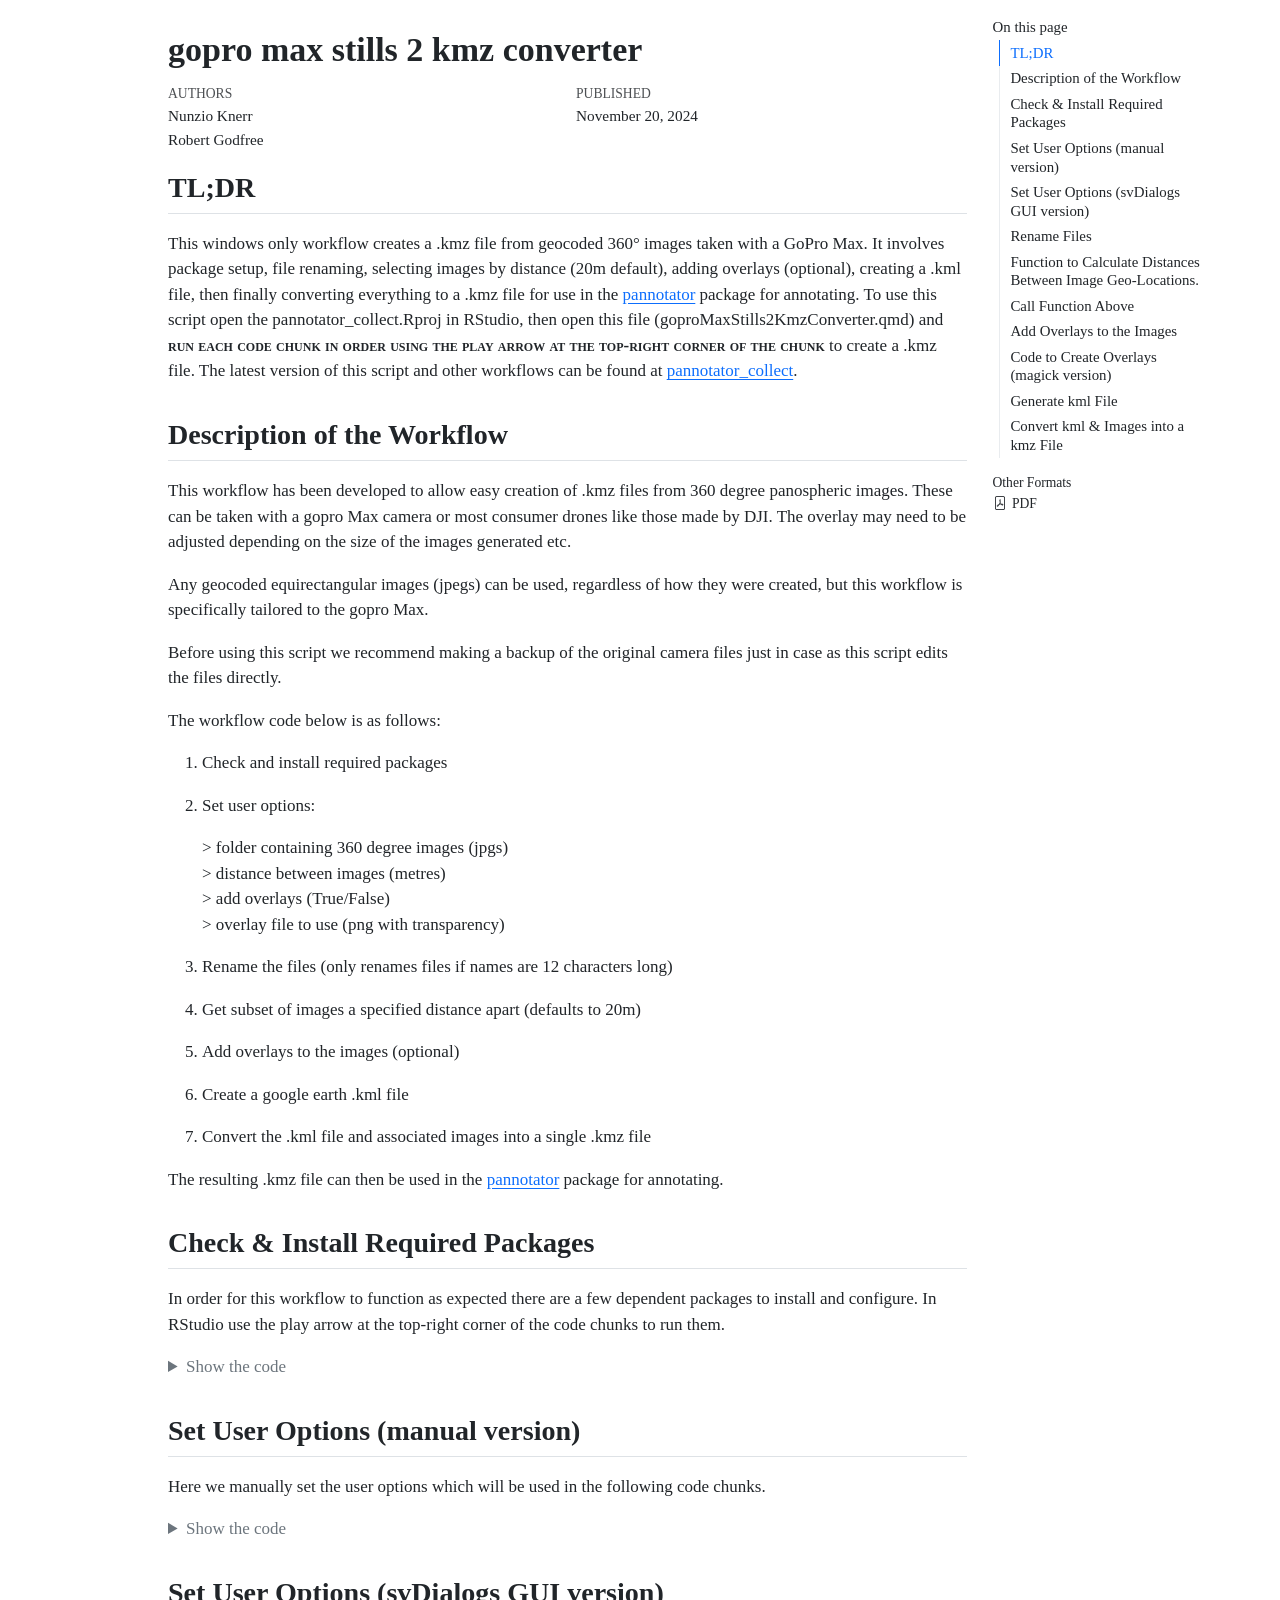
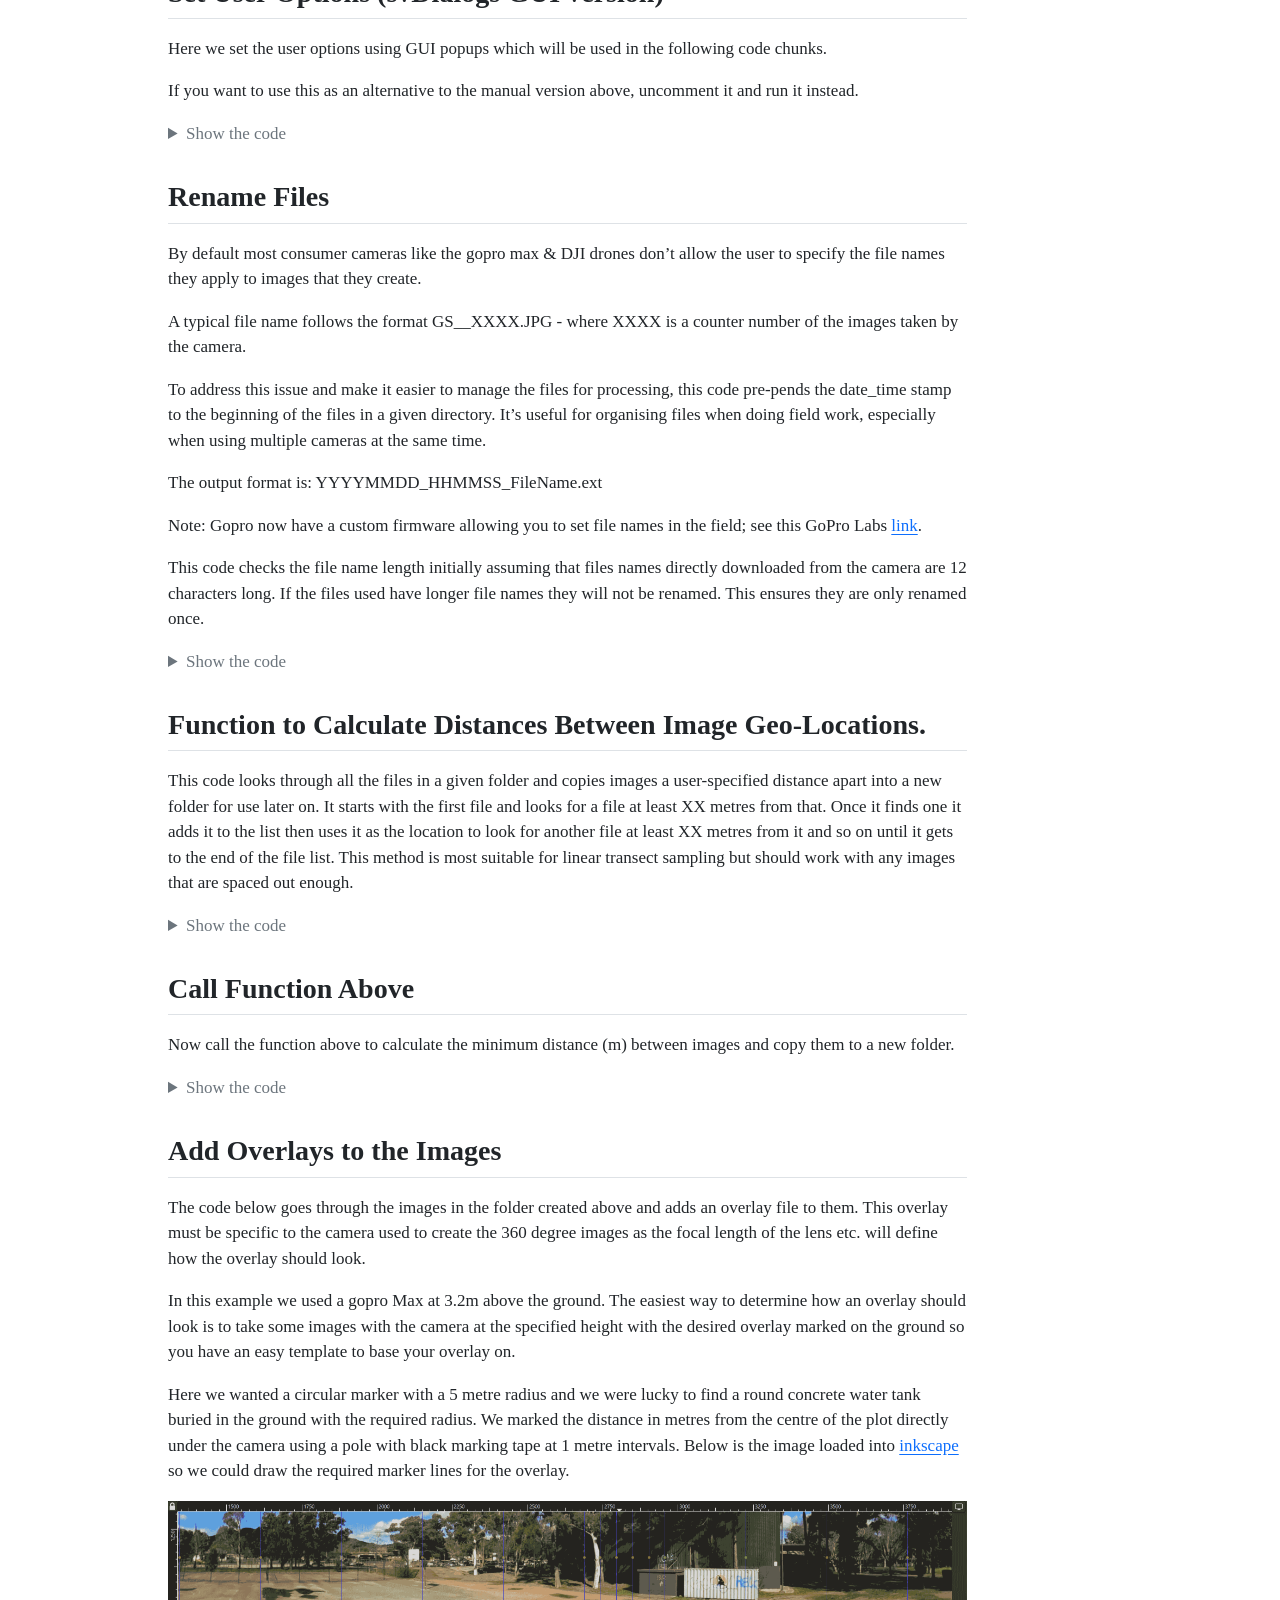
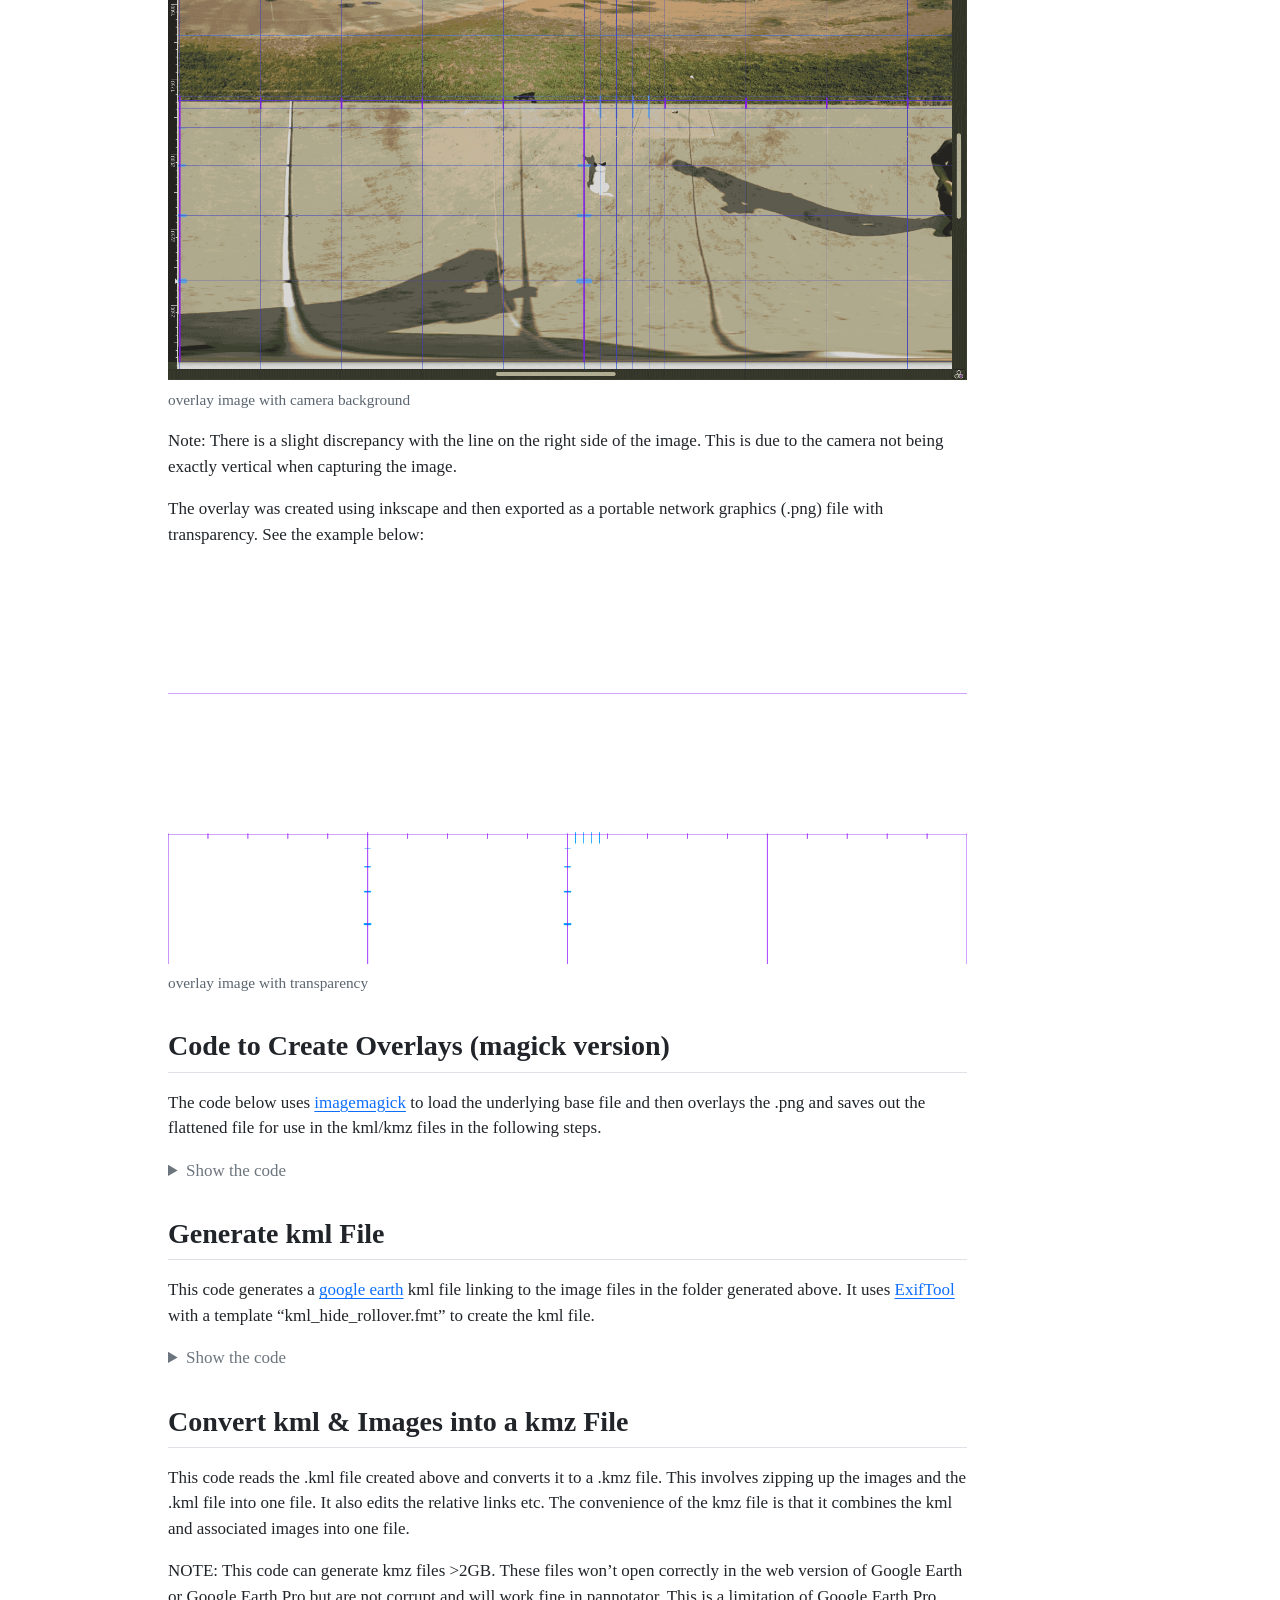
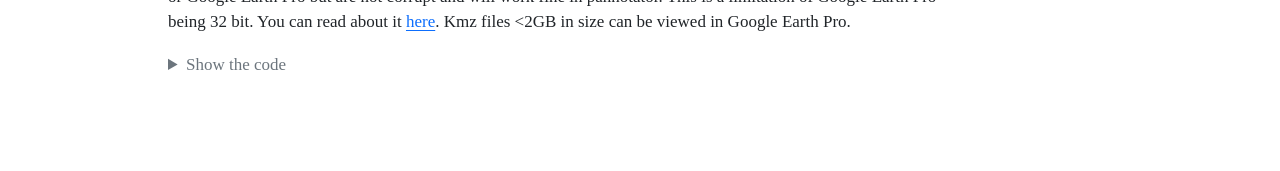
<file: docs/index.html>
<html xmlns="http://www.w3.org/1999/xhtml">    
  <head>      
    <title>Redirect to goproMaxStills2KmzConverter.html</title>      
    <meta http-equiv="refresh" content="0;URL='goproMaxStills2KmzConverter.html'" />    
  </head>    
  <body> 
  </body>  
</html>
</file>
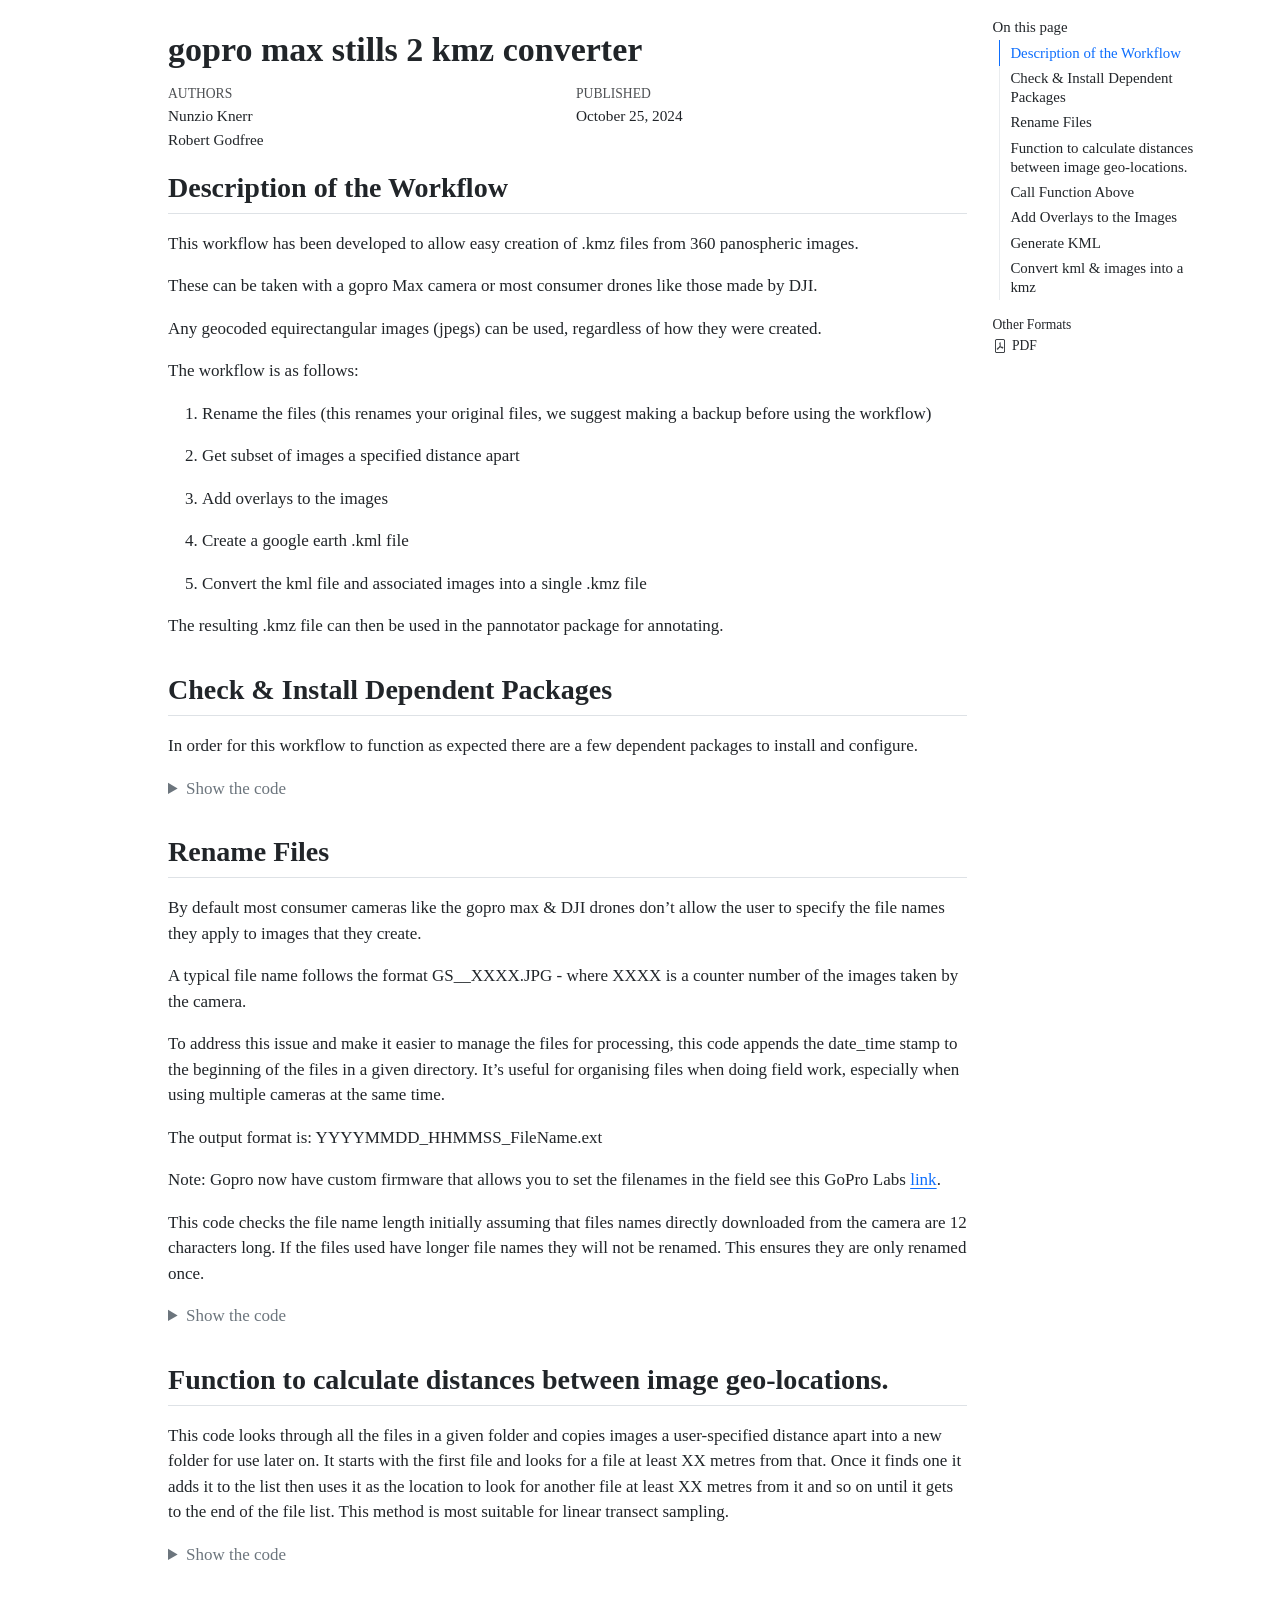
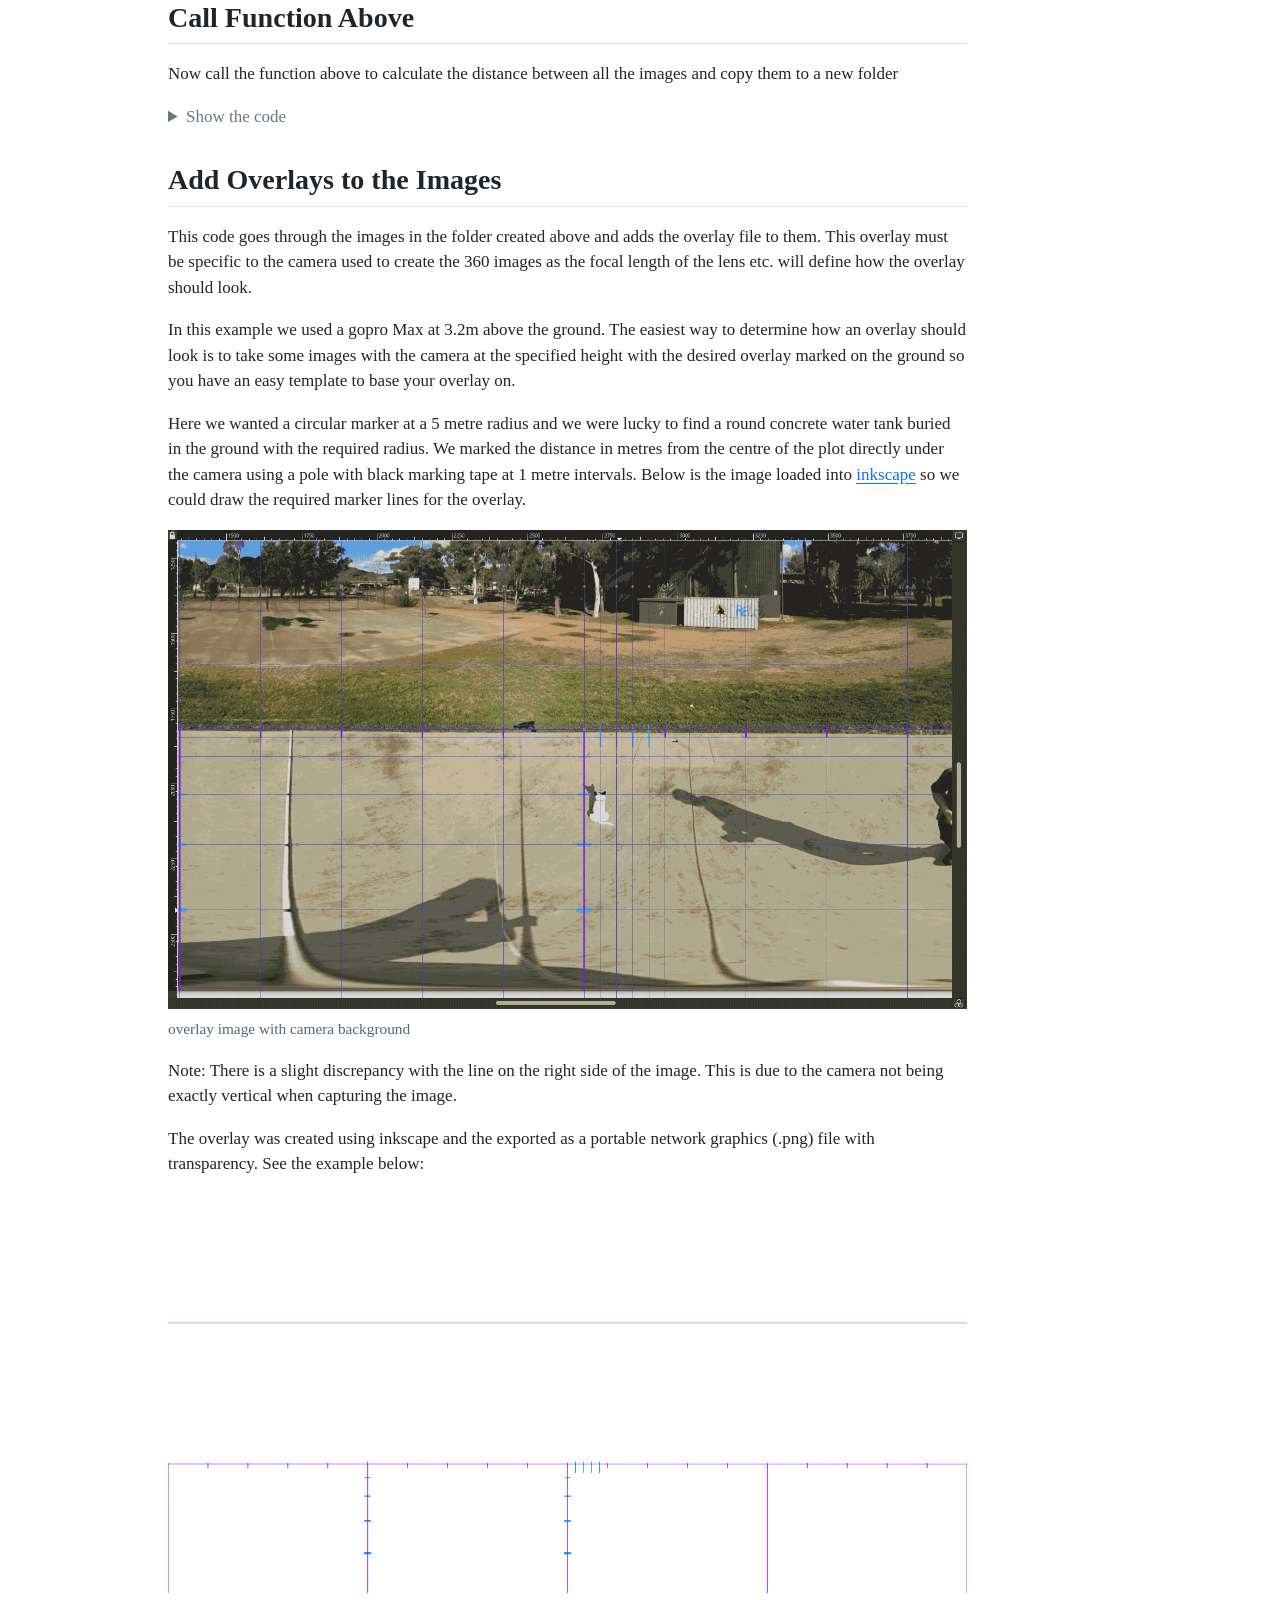
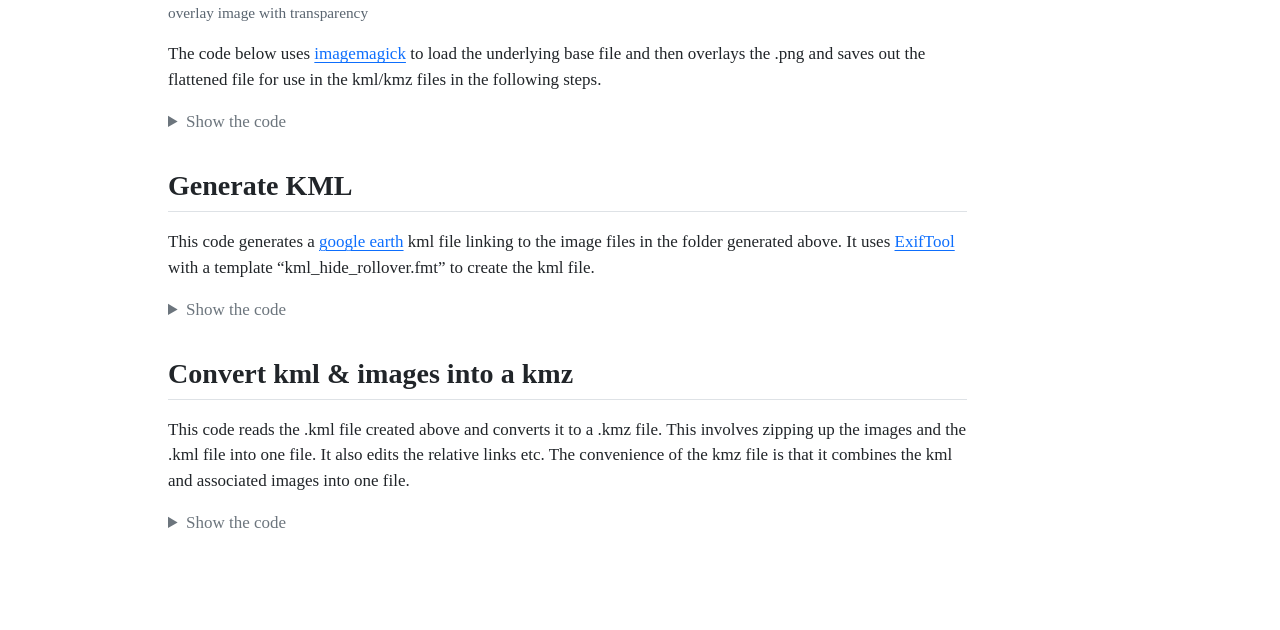
<file: docs/goproMaxStills2kmzConverter.html>
<!DOCTYPE html>
<html xmlns="http://www.w3.org/1999/xhtml" lang="en" xml:lang="en"><head>

<meta charset="utf-8">
<meta name="generator" content="quarto-1.5.57">

<meta name="viewport" content="width=device-width, initial-scale=1.0, user-scalable=yes">

<meta name="author" content="Nunzio Knerr">
<meta name="author" content="Robert Godfree">
<meta name="dcterms.date" content="2024-10-25">

<title>gopro max stills 2 kmz converter</title>
<style>
code{white-space: pre-wrap;}
span.smallcaps{font-variant: small-caps;}
div.columns{display: flex; gap: min(4vw, 1.5em);}
div.column{flex: auto; overflow-x: auto;}
div.hanging-indent{margin-left: 1.5em; text-indent: -1.5em;}
ul.task-list{list-style: none;}
ul.task-list li input[type="checkbox"] {
  width: 0.8em;
  margin: 0 0.8em 0.2em -1em; /* quarto-specific, see https://github.com/quarto-dev/quarto-cli/issues/4556 */ 
  vertical-align: middle;
}
/* CSS for syntax highlighting */
pre > code.sourceCode { white-space: pre; position: relative; }
pre > code.sourceCode > span { line-height: 1.25; }
pre > code.sourceCode > span:empty { height: 1.2em; }
.sourceCode { overflow: visible; }
code.sourceCode > span { color: inherit; text-decoration: inherit; }
div.sourceCode { margin: 1em 0; }
pre.sourceCode { margin: 0; }
@media screen {
div.sourceCode { overflow: auto; }
}
@media print {
pre > code.sourceCode { white-space: pre-wrap; }
pre > code.sourceCode > span { display: inline-block; text-indent: -5em; padding-left: 5em; }
}
pre.numberSource code
  { counter-reset: source-line 0; }
pre.numberSource code > span
  { position: relative; left: -4em; counter-increment: source-line; }
pre.numberSource code > span > a:first-child::before
  { content: counter(source-line);
    position: relative; left: -1em; text-align: right; vertical-align: baseline;
    border: none; display: inline-block;
    -webkit-touch-callout: none; -webkit-user-select: none;
    -khtml-user-select: none; -moz-user-select: none;
    -ms-user-select: none; user-select: none;
    padding: 0 4px; width: 4em;
  }
pre.numberSource { margin-left: 3em;  padding-left: 4px; }
div.sourceCode
  {   }
@media screen {
pre > code.sourceCode > span > a:first-child::before { text-decoration: underline; }
}
</style>


<script src="site_libs/quarto-nav/quarto-nav.js"></script>
<script src="site_libs/clipboard/clipboard.min.js"></script>
<script src="site_libs/quarto-search/autocomplete.umd.js"></script>
<script src="site_libs/quarto-search/fuse.min.js"></script>
<script src="site_libs/quarto-search/quarto-search.js"></script>
<meta name="quarto:offset" content="./">
<script src="site_libs/quarto-html/quarto.js"></script>
<script src="site_libs/quarto-html/popper.min.js"></script>
<script src="site_libs/quarto-html/tippy.umd.min.js"></script>
<script src="site_libs/quarto-html/anchor.min.js"></script>
<link href="site_libs/quarto-html/tippy.css" rel="stylesheet">
<link href="site_libs/quarto-html/quarto-syntax-highlighting.css" rel="stylesheet" id="quarto-text-highlighting-styles">
<script src="site_libs/bootstrap/bootstrap.min.js"></script>
<link href="site_libs/bootstrap/bootstrap-icons.css" rel="stylesheet">
<link href="site_libs/bootstrap/bootstrap.min.css" rel="stylesheet" id="quarto-bootstrap" data-mode="light">
<script id="quarto-search-options" type="application/json">{
  "location": "sidebar",
  "copy-button": false,
  "collapse-after": 3,
  "panel-placement": "start",
  "type": "textbox",
  "limit": 50,
  "keyboard-shortcut": [
    "f",
    "/",
    "s"
  ],
  "show-item-context": false,
  "language": {
    "search-no-results-text": "No results",
    "search-matching-documents-text": "matching documents",
    "search-copy-link-title": "Copy link to search",
    "search-hide-matches-text": "Hide additional matches",
    "search-more-match-text": "more match in this document",
    "search-more-matches-text": "more matches in this document",
    "search-clear-button-title": "Clear",
    "search-text-placeholder": "",
    "search-detached-cancel-button-title": "Cancel",
    "search-submit-button-title": "Submit",
    "search-label": "Search"
  }
}</script>


</head>

<body>

<div id="quarto-search-results"></div>
<!-- content -->
<div id="quarto-content" class="quarto-container page-columns page-rows-contents page-layout-article">
<!-- sidebar -->
<!-- margin-sidebar -->
    <div id="quarto-margin-sidebar" class="sidebar margin-sidebar">
        <nav id="TOC" role="doc-toc" class="toc-active">
    <h2 id="toc-title">On this page</h2>
   
  <ul>
  <li><a href="#description-of-the-workflow" id="toc-description-of-the-workflow" class="nav-link active" data-scroll-target="#description-of-the-workflow">Description of the Workflow</a></li>
  <li><a href="#check-install-dependent-packages" id="toc-check-install-dependent-packages" class="nav-link" data-scroll-target="#check-install-dependent-packages">Check &amp; Install Dependent Packages</a></li>
  <li><a href="#rename-files" id="toc-rename-files" class="nav-link" data-scroll-target="#rename-files">Rename Files</a></li>
  <li><a href="#function-to-calculate-distances-between-image-geo-locations." id="toc-function-to-calculate-distances-between-image-geo-locations." class="nav-link" data-scroll-target="#function-to-calculate-distances-between-image-geo-locations.">Function to calculate distances between image geo-locations.</a></li>
  <li><a href="#call-function-above" id="toc-call-function-above" class="nav-link" data-scroll-target="#call-function-above">Call Function Above</a></li>
  <li><a href="#add-overlays-to-the-images" id="toc-add-overlays-to-the-images" class="nav-link" data-scroll-target="#add-overlays-to-the-images">Add Overlays to the Images</a></li>
  <li><a href="#generate-kml" id="toc-generate-kml" class="nav-link" data-scroll-target="#generate-kml">Generate KML</a></li>
  <li><a href="#convert-kml-images-into-a-kmz" id="toc-convert-kml-images-into-a-kmz" class="nav-link" data-scroll-target="#convert-kml-images-into-a-kmz">Convert kml &amp; images into a kmz</a></li>
  </ul>
<div class="quarto-alternate-formats"><h2>Other Formats</h2><ul><li><a href="goproMaxStills2KmzConverter.pdf"><i class="bi bi-file-pdf"></i>PDF</a></li></ul></div></nav>
    </div>
<!-- main -->
<main class="content" id="quarto-document-content">

<header id="title-block-header" class="quarto-title-block default">
<div class="quarto-title">
<h1 class="title">gopro max stills 2 kmz converter</h1>
</div>



<div class="quarto-title-meta">

    <div>
    <div class="quarto-title-meta-heading">Authors</div>
    <div class="quarto-title-meta-contents">
             <p>Nunzio Knerr </p>
             <p>Robert Godfree </p>
          </div>
  </div>
    
    <div>
    <div class="quarto-title-meta-heading">Published</div>
    <div class="quarto-title-meta-contents">
      <p class="date">October 25, 2024</p>
    </div>
  </div>
  
    
  </div>
  


</header>


<section id="description-of-the-workflow" class="level2">
<h2 class="anchored" data-anchor-id="description-of-the-workflow">Description of the Workflow</h2>
<p>This workflow has been developed to allow easy creation of .kmz files from 360 panospheric images.</p>
<p>These can be taken with a gopro Max camera or most consumer drones like those made by DJI.</p>
<p>Any geocoded equirectangular images (jpegs) can be used, regardless of how they were created.</p>
<p>The workflow is as follows:</p>
<ol type="1">
<li><p>Rename the files (this renames your original files, we suggest making a backup before using the workflow)</p></li>
<li><p>Get subset of images a specified distance apart</p></li>
<li><p>Add overlays to the images</p></li>
<li><p>Create a google earth .kml file</p></li>
<li><p>Convert the kml file and associated images into a single .kmz file</p></li>
</ol>
<p>The resulting .kmz file can then be used in the pannotator package for annotating.</p>
</section>
<section id="check-install-dependent-packages" class="level2">
<h2 class="anchored" data-anchor-id="check-install-dependent-packages">Check &amp; Install Dependent Packages</h2>
<p>In order for this workflow to function as expected there are a few dependent packages to install and configure.</p>
<div class="cell">
<details class="code-fold">
<summary>Show the code</summary>
<div class="sourceCode cell-code" id="cb1"><pre class="sourceCode numberSource r number-lines code-with-copy"><code class="sourceCode r"><span id="cb1-1"><a href="#cb1-1"></a>dependentPackages <span class="ot">&lt;-</span></span>
<span id="cb1-2"><a href="#cb1-2"></a>  <span class="fu">c</span>(<span class="st">"tcltk"</span>,</span>
<span id="cb1-3"><a href="#cb1-3"></a>    <span class="st">"stringr"</span>,</span>
<span id="cb1-4"><a href="#cb1-4"></a>    <span class="st">"tools"</span>,</span>
<span id="cb1-5"><a href="#cb1-5"></a>    <span class="st">"exiftoolr"</span>,</span>
<span id="cb1-6"><a href="#cb1-6"></a>    <span class="st">"geosphere"</span>,</span>
<span id="cb1-7"><a href="#cb1-7"></a>    <span class="st">"stringr"</span>,</span>
<span id="cb1-8"><a href="#cb1-8"></a>    <span class="st">"gpx"</span>,</span>
<span id="cb1-9"><a href="#cb1-9"></a>    <span class="st">"magick"</span>,</span>
<span id="cb1-10"><a href="#cb1-10"></a>    <span class="st">"fs"</span>,</span>
<span id="cb1-11"><a href="#cb1-11"></a>    <span class="st">"magrittr"</span>,</span>
<span id="cb1-12"><a href="#cb1-12"></a>    <span class="st">"plotKML"</span>,</span>
<span id="cb1-13"><a href="#cb1-13"></a>    <span class="st">"zip"</span>,</span>
<span id="cb1-14"><a href="#cb1-14"></a>    <span class="st">"usefun"</span></span>
<span id="cb1-15"><a href="#cb1-15"></a>  )</span>
<span id="cb1-16"><a href="#cb1-16"></a></span>
<span id="cb1-17"><a href="#cb1-17"></a><span class="cf">for</span> (i <span class="cf">in</span> dependentPackages) {</span>
<span id="cb1-18"><a href="#cb1-18"></a>  <span class="fu">print</span>(<span class="fu">paste0</span>(<span class="st">"Checking for: "</span>, i))</span>
<span id="cb1-19"><a href="#cb1-19"></a>  </span>
<span id="cb1-20"><a href="#cb1-20"></a>  <span class="co"># First check if you have the package installed</span></span>
<span id="cb1-21"><a href="#cb1-21"></a>  check_for_package <span class="ot">&lt;-</span> <span class="fu">system.file</span>(<span class="at">package =</span> i)</span>
<span id="cb1-22"><a href="#cb1-22"></a>  <span class="fu">print</span>(check_for_package)</span>
<span id="cb1-23"><a href="#cb1-23"></a>  </span>
<span id="cb1-24"><a href="#cb1-24"></a>  <span class="co"># If not run the following code to install it.</span></span>
<span id="cb1-25"><a href="#cb1-25"></a>  <span class="cf">if</span> (check_for_package <span class="sc">==</span> <span class="st">""</span>) {</span>
<span id="cb1-26"><a href="#cb1-26"></a>    <span class="fu">print</span>(<span class="fu">paste0</span>(i, <span class="st">" package not found .....installing now"</span>))</span>
<span id="cb1-27"><a href="#cb1-27"></a>    <span class="fu">install.packages</span>(i)</span>
<span id="cb1-28"><a href="#cb1-28"></a>  } <span class="cf">else</span> {</span>
<span id="cb1-29"><a href="#cb1-29"></a>    <span class="fu">print</span>(<span class="fu">paste0</span>(i, <span class="st">" package is already installed"</span>))</span>
<span id="cb1-30"><a href="#cb1-30"></a>  }</span>
<span id="cb1-31"><a href="#cb1-31"></a>}</span></code><button title="Copy to Clipboard" class="code-copy-button"><i class="bi"></i></button></pre></div>
</details>
</div>
</section>
<section id="rename-files" class="level2">
<h2 class="anchored" data-anchor-id="rename-files">Rename Files</h2>
<p>By default most consumer cameras like the gopro max &amp; DJI drones don’t allow the user to specify the file names they apply to images that they create.</p>
<p>A typical file name follows the format GS__XXXX.JPG - where XXXX is a counter number of the images taken by the camera.</p>
<p>To address this issue and make it easier to manage the files for processing, this code appends the date_time stamp to the beginning of the files in a given directory. It’s useful for organising files when doing field work, especially when using multiple cameras at the same time.</p>
<p>The output format is: YYYYMMDD_HHMMSS_FileName.ext</p>
<p>Note: Gopro now have custom firmware that allows you to set the filenames in the field see this GoPro Labs <a href="https://gopro.github.io/labs/control/basename/">link</a>.</p>
<p>This code checks the file name length initially assuming that files names directly downloaded from the camera are 12 characters long. If the files used have longer file names they will not be renamed. This ensures they are only renamed once.</p>
<div class="cell">
<details class="code-fold">
<summary>Show the code</summary>
<div class="sourceCode cell-code" id="cb2"><pre class="sourceCode numberSource r number-lines code-with-copy"><code class="sourceCode r"><span id="cb2-1"><a href="#cb2-1"></a><span class="fu">library</span>(tcltk)</span>
<span id="cb2-2"><a href="#cb2-2"></a><span class="fu">library</span>(exiftoolr)</span>
<span id="cb2-3"><a href="#cb2-3"></a></span>
<span id="cb2-4"><a href="#cb2-4"></a><span class="co">#This code uses tcltk to throw up a folder browser window for the user to select the directory with the gopro max files to be renamed</span></span>
<span id="cb2-5"><a href="#cb2-5"></a>directory <span class="ot">&lt;-</span></span>
<span id="cb2-6"><a href="#cb2-6"></a>  tcltk<span class="sc">::</span><span class="fu">tk_choose.dir</span>(<span class="at">default =</span> <span class="st">"gopro_images"</span>, <span class="at">caption =</span> <span class="st">"Select directory with files to process"</span>)</span>
<span id="cb2-7"><a href="#cb2-7"></a><span class="co">#OR</span></span>
<span id="cb2-8"><a href="#cb2-8"></a><span class="co">#directory &lt;- "C:/FolderToUse/"</span></span>
<span id="cb2-9"><a href="#cb2-9"></a><span class="co">#file_extension &lt;- "\\.JPG$"</span></span>
<span id="cb2-10"><a href="#cb2-10"></a>file_extension <span class="ot">&lt;-</span> <span class="st">"</span><span class="sc">\\</span><span class="st">.[Jj][Pp][Gg]$"</span></span>
<span id="cb2-11"><a href="#cb2-11"></a></span>
<span id="cb2-12"><a href="#cb2-12"></a>my_files <span class="ot">&lt;-</span></span>
<span id="cb2-13"><a href="#cb2-13"></a>  <span class="fu">list.files</span>(</span>
<span id="cb2-14"><a href="#cb2-14"></a>    directory,</span>
<span id="cb2-15"><a href="#cb2-15"></a>    <span class="at">pattern =</span> <span class="fu">paste0</span>(<span class="st">"*"</span>, file_extension),</span>
<span id="cb2-16"><a href="#cb2-16"></a>    <span class="at">all.files =</span> <span class="cn">FALSE</span>,</span>
<span id="cb2-17"><a href="#cb2-17"></a>    <span class="at">full.names =</span> <span class="cn">TRUE</span></span>
<span id="cb2-18"><a href="#cb2-18"></a>  )</span>
<span id="cb2-19"><a href="#cb2-19"></a></span>
<span id="cb2-20"><a href="#cb2-20"></a><span class="co">#read the exif information in the file to get the creation date</span></span>
<span id="cb2-21"><a href="#cb2-21"></a>files_df <span class="ot">&lt;-</span></span>
<span id="cb2-22"><a href="#cb2-22"></a>  exiftoolr<span class="sc">::</span><span class="fu">exif_read</span>(my_files, <span class="at">args =</span> <span class="fu">c</span>(<span class="st">"-G1"</span>, <span class="st">"-a"</span>, <span class="st">"-s"</span>))</span>
<span id="cb2-23"><a href="#cb2-23"></a></span>
<span id="cb2-24"><a href="#cb2-24"></a><span class="co">#Loop through the files and check to change files names</span></span>
<span id="cb2-25"><a href="#cb2-25"></a><span class="co">#this checks if the files have already been changed by looking at the length of the file name.</span></span>
<span id="cb2-26"><a href="#cb2-26"></a><span class="cf">for</span> (i <span class="cf">in</span> <span class="dv">1</span><span class="sc">:</span><span class="fu">nrow</span>(files_df)) {</span>
<span id="cb2-27"><a href="#cb2-27"></a>  <span class="fu">print</span>(<span class="st">"Checking if camera file name has not been changed"</span>)</span>
<span id="cb2-28"><a href="#cb2-28"></a>  <span class="cf">if</span> (<span class="fu">nchar</span>(files_df[i, <span class="st">"System:FileName"</span>]) <span class="sc">==</span> <span class="dv">12</span>) {</span>
<span id="cb2-29"><a href="#cb2-29"></a>    <span class="fu">print</span>(<span class="st">"File appears to be 12 characters long"</span>)</span>
<span id="cb2-30"><a href="#cb2-30"></a>    <span class="fu">print</span>(<span class="fu">paste0</span>(<span class="st">"SourceFile: "</span>, files_df[i, <span class="st">"SourceFile"</span>]))</span>
<span id="cb2-31"><a href="#cb2-31"></a>    origFullFileName <span class="ot">&lt;-</span> <span class="fu">paste0</span>(files_df[i, <span class="st">"SourceFile"</span>])</span>
<span id="cb2-32"><a href="#cb2-32"></a>    createDate <span class="ot">&lt;-</span> <span class="fu">paste0</span>(files_df[i, <span class="st">"ExifIFD:DateTimeOriginal"</span>])</span>
<span id="cb2-33"><a href="#cb2-33"></a>    <span class="fu">print</span>(<span class="fu">paste0</span>(<span class="st">"CreateDate: "</span>, createDate))</span>
<span id="cb2-34"><a href="#cb2-34"></a>    formattedCreateDate <span class="ot">&lt;-</span> stringr<span class="sc">::</span><span class="fu">str_replace_all</span>(createDate, <span class="st">":"</span>, <span class="st">""</span>)</span>
<span id="cb2-35"><a href="#cb2-35"></a>    formattedCreateDate <span class="ot">&lt;-</span> stringr<span class="sc">::</span><span class="fu">str_replace_all</span>(formattedCreateDate, <span class="st">" "</span>, <span class="st">"_"</span>)</span>
<span id="cb2-36"><a href="#cb2-36"></a>    <span class="fu">print</span>(<span class="fu">paste0</span>(<span class="st">"formattedCreateDate: "</span>, formattedCreateDate))</span>
<span id="cb2-37"><a href="#cb2-37"></a>    file_ext <span class="ot">&lt;-</span> <span class="fu">tolower</span>(tools<span class="sc">::</span><span class="fu">file_ext</span>(files_df[i, <span class="st">"System:FileName"</span>]))</span>
<span id="cb2-38"><a href="#cb2-38"></a>    newFileName <span class="ot">&lt;-</span> <span class="fu">paste0</span>(files_df[i, <span class="st">"System:Directory"</span>], <span class="st">"/"</span>, formattedCreateDate,<span class="st">"_"</span>,tools<span class="sc">::</span><span class="fu">file_path_sans_ext</span>(<span class="fu">basename</span>(files_df[i, <span class="st">"System:FileName"</span>])), <span class="st">"."</span>,file_ext)</span>
<span id="cb2-39"><a href="#cb2-39"></a>    <span class="fu">print</span>(<span class="fu">paste0</span>(<span class="st">"newFileName: "</span>, newFileName))</span>
<span id="cb2-40"><a href="#cb2-40"></a>    <span class="fu">file.rename</span>(<span class="at">from =</span> origFullFileName, <span class="at">to =</span> newFileName)</span>
<span id="cb2-41"><a href="#cb2-41"></a>    <span class="fu">print</span>(<span class="st">"File name changed"</span>)</span>
<span id="cb2-42"><a href="#cb2-42"></a>  } <span class="cf">else</span> {</span>
<span id="cb2-43"><a href="#cb2-43"></a>    <span class="fu">print</span>(</span>
<span id="cb2-44"><a href="#cb2-44"></a>      <span class="st">"It appears that the files have already been renamed as it's greater than 12 characters long"</span></span>
<span id="cb2-45"><a href="#cb2-45"></a>    )</span>
<span id="cb2-46"><a href="#cb2-46"></a>    <span class="fu">print</span>(<span class="fu">paste0</span>(<span class="st">"SourceFile: "</span>, files_df[i, <span class="st">"SourceFile"</span>]))</span>
<span id="cb2-47"><a href="#cb2-47"></a>  }</span>
<span id="cb2-48"><a href="#cb2-48"></a>  </span>
<span id="cb2-49"><a href="#cb2-49"></a>}</span></code><button title="Copy to Clipboard" class="code-copy-button"><i class="bi"></i></button></pre></div>
</details>
</div>
</section>
<section id="function-to-calculate-distances-between-image-geo-locations." class="level2">
<h2 class="anchored" data-anchor-id="function-to-calculate-distances-between-image-geo-locations.">Function to calculate distances between image geo-locations.</h2>
<p>This code looks through all the files in a given folder and copies images a user-specified distance apart into a new folder for use later on. It starts with the first file and looks for a file at least XX metres from that. Once it finds one it adds it to the list then uses it as the location to look for another file at least XX metres from it and so on until it gets to the end of the file list. This method is most suitable for linear transect sampling.</p>
<div class="cell">
<details class="code-fold">
<summary>Show the code</summary>
<div class="sourceCode cell-code" id="cb3"><pre class="sourceCode numberSource r number-lines code-with-copy"><code class="sourceCode r"><span id="cb3-1"><a href="#cb3-1"></a><span class="fu">library</span>(geosphere)</span>
<span id="cb3-2"><a href="#cb3-2"></a></span>
<span id="cb3-3"><a href="#cb3-3"></a><span class="fu">options</span>(<span class="at">digits =</span> <span class="dv">20</span>)</span>
<span id="cb3-4"><a href="#cb3-4"></a><span class="fu">options</span>(<span class="at">digits.secs =</span> <span class="dv">20</span>)</span>
<span id="cb3-5"><a href="#cb3-5"></a><span class="fu">options</span>(<span class="at">scipen =</span> <span class="dv">9999</span>)</span>
<span id="cb3-6"><a href="#cb3-6"></a></span>
<span id="cb3-7"><a href="#cb3-7"></a><span class="co">#function which takes 2 arguments</span></span>
<span id="cb3-8"><a href="#cb3-8"></a><span class="co">#1:gpx_locations - a dataframe containing 4 columns("SourceFile", "System:Directory", "Composite:GPSLongitude", "Composite:GPSLatitude")</span></span>
<span id="cb3-9"><a href="#cb3-9"></a><span class="co">#2:distance in metres between each image to extract. (default=50m)</span></span>
<span id="cb3-10"><a href="#cb3-10"></a>findImagesEveryXmetres <span class="ot">&lt;-</span></span>
<span id="cb3-11"><a href="#cb3-11"></a>  <span class="cf">function</span>(my_gpx_locs, <span class="at">metresToNextImage =</span> <span class="dv">50</span>) {</span>
<span id="cb3-12"><a href="#cb3-12"></a>    gpx_locs <span class="ot">&lt;-</span> my_gpx_locs</span>
<span id="cb3-13"><a href="#cb3-13"></a>    </span>
<span id="cb3-14"><a href="#cb3-14"></a>    keeps <span class="ot">&lt;-</span> <span class="fu">c</span>(<span class="st">"Composite:GPSLongitude"</span>, <span class="st">"Composite:GPSLatitude"</span>)</span>
<span id="cb3-15"><a href="#cb3-15"></a>    points <span class="ot">&lt;-</span> gpx_locs[keeps]</span>
<span id="cb3-16"><a href="#cb3-16"></a>    </span>
<span id="cb3-17"><a href="#cb3-17"></a>    <span class="co">#View(points)</span></span>
<span id="cb3-18"><a href="#cb3-18"></a>    <span class="co">#View(gpx_locs)</span></span>
<span id="cb3-19"><a href="#cb3-19"></a>    </span>
<span id="cb3-20"><a href="#cb3-20"></a>    <span class="co">#calculate the distance between any two points</span></span>
<span id="cb3-21"><a href="#cb3-21"></a>    distance_m <span class="ot">&lt;-</span> geosphere<span class="sc">::</span><span class="fu">distm</span>(points , <span class="at">fun =</span> geosphere<span class="sc">::</span>distHaversine)</span>
<span id="cb3-22"><a href="#cb3-22"></a>    <span class="fu">rownames</span>(distance_m) <span class="ot">&lt;-</span> <span class="fu">basename</span>(gpx_locs[, <span class="st">"SourceFile"</span>])</span>
<span id="cb3-23"><a href="#cb3-23"></a>    <span class="fu">colnames</span>(distance_m) <span class="ot">&lt;-</span> <span class="fu">basename</span>(gpx_locs[, <span class="st">"SourceFile"</span>])</span>
<span id="cb3-24"><a href="#cb3-24"></a>    </span>
<span id="cb3-25"><a href="#cb3-25"></a>    <span class="co">#View(distance_m)</span></span>
<span id="cb3-26"><a href="#cb3-26"></a>    </span>
<span id="cb3-27"><a href="#cb3-27"></a>    <span class="co">#find images a certain distance apart.</span></span>
<span id="cb3-28"><a href="#cb3-28"></a>    selected_files <span class="ot">&lt;-</span> <span class="fu">vector</span>()</span>
<span id="cb3-29"><a href="#cb3-29"></a>    </span>
<span id="cb3-30"><a href="#cb3-30"></a>    metres_between_images <span class="ot">&lt;-</span> metresToNextImage</span>
<span id="cb3-31"><a href="#cb3-31"></a>    </span>
<span id="cb3-32"><a href="#cb3-32"></a>    <span class="fu">print</span>(<span class="fu">paste0</span>(</span>
<span id="cb3-33"><a href="#cb3-33"></a>      <span class="st">"Searching for images apart by: "</span>,</span>
<span id="cb3-34"><a href="#cb3-34"></a>      metres_between_images,</span>
<span id="cb3-35"><a href="#cb3-35"></a>      <span class="st">" metres"</span></span>
<span id="cb3-36"><a href="#cb3-36"></a>    ))</span>
<span id="cb3-37"><a href="#cb3-37"></a>    </span>
<span id="cb3-38"><a href="#cb3-38"></a>    <span class="cf">for</span> (i <span class="cf">in</span> <span class="dv">1</span><span class="sc">:</span><span class="fu">nrow</span>(distance_m)) {</span>
<span id="cb3-39"><a href="#cb3-39"></a>      <span class="cf">if</span> (i <span class="sc">==</span> <span class="dv">1</span>) {</span>
<span id="cb3-40"><a href="#cb3-40"></a>        <span class="co">#if it is the first frame add it as the current frame</span></span>
<span id="cb3-41"><a href="#cb3-41"></a>        selected_files <span class="ot">&lt;-</span></span>
<span id="cb3-42"><a href="#cb3-42"></a>          <span class="fu">append</span>(selected_files, <span class="fu">rownames</span>(distance_m)[i])</span>
<span id="cb3-43"><a href="#cb3-43"></a>        current_frame <span class="ot">&lt;-</span> <span class="fu">rownames</span>(distance_m)[i]</span>
<span id="cb3-44"><a href="#cb3-44"></a>        <span class="fu">print</span>(<span class="fu">paste0</span>(<span class="st">"Frame 1: "</span>, current_frame))</span>
<span id="cb3-45"><a href="#cb3-45"></a>        <span class="fu">print</span>(<span class="fu">paste0</span>(</span>
<span id="cb3-46"><a href="#cb3-46"></a>          <span class="st">"looking for frame &gt;"</span>,</span>
<span id="cb3-47"><a href="#cb3-47"></a>          metres_between_images ,</span>
<span id="cb3-48"><a href="#cb3-48"></a>          <span class="st">" Metres from frame 1"</span></span>
<span id="cb3-49"><a href="#cb3-49"></a>        ))</span>
<span id="cb3-50"><a href="#cb3-50"></a>      }<span class="co">#if the current frame is greater than the specified metres</span></span>
<span id="cb3-51"><a href="#cb3-51"></a>      <span class="cf">if</span> ((distance_m[i, current_frame] <span class="sc">&gt;</span> metres_between_images)) {</span>
<span id="cb3-52"><a href="#cb3-52"></a>        current_frame <span class="ot">&lt;-</span> <span class="fu">rownames</span>(distance_m)[i]</span>
<span id="cb3-53"><a href="#cb3-53"></a>        <span class="fu">print</span>(<span class="fu">paste0</span>(<span class="st">"current_frame: "</span>, current_frame))</span>
<span id="cb3-54"><a href="#cb3-54"></a>        selected_files <span class="ot">&lt;-</span> <span class="fu">append</span>(selected_files, current_frame)</span>
<span id="cb3-55"><a href="#cb3-55"></a>      }</span>
<span id="cb3-56"><a href="#cb3-56"></a>      </span>
<span id="cb3-57"><a href="#cb3-57"></a>    }</span>
<span id="cb3-58"><a href="#cb3-58"></a>    <span class="fu">print</span>(<span class="fu">paste0</span>(<span class="st">"Files found:"</span>, selected_files))</span>
<span id="cb3-59"><a href="#cb3-59"></a>    </span>
<span id="cb3-60"><a href="#cb3-60"></a>    new_folder <span class="ot">&lt;-</span></span>
<span id="cb3-61"><a href="#cb3-61"></a>      <span class="fu">paste0</span>(gpx_locs[<span class="dv">1</span>, <span class="st">"System:Directory"</span>], <span class="st">"_Frames_"</span>, metres_between_images, <span class="st">"m_apart"</span>)</span>
<span id="cb3-62"><a href="#cb3-62"></a>    </span>
<span id="cb3-63"><a href="#cb3-63"></a>    <span class="fu">dir.create</span>(new_folder)</span>
<span id="cb3-64"><a href="#cb3-64"></a>    </span>
<span id="cb3-65"><a href="#cb3-65"></a>    source_folder <span class="ot">&lt;-</span>  <span class="fu">dirname</span>(gpx_locs[<span class="dv">1</span>, <span class="st">"SourceFile"</span>])</span>
<span id="cb3-66"><a href="#cb3-66"></a>    </span>
<span id="cb3-67"><a href="#cb3-67"></a>    <span class="fu">print</span>(gpx_locs[<span class="dv">1</span>, <span class="st">"System:Directory"</span>])</span>
<span id="cb3-68"><a href="#cb3-68"></a>    </span>
<span id="cb3-69"><a href="#cb3-69"></a>    <span class="cf">for</span> (q <span class="cf">in</span> selected_files) {</span>
<span id="cb3-70"><a href="#cb3-70"></a>      file_to_copy <span class="ot">&lt;-</span> <span class="fu">paste0</span>(source_folder, <span class="st">"/"</span>, q)</span>
<span id="cb3-71"><a href="#cb3-71"></a>      destination <span class="ot">&lt;-</span> <span class="fu">paste0</span>(new_folder,  <span class="st">"/"</span>, q)</span>
<span id="cb3-72"><a href="#cb3-72"></a>      <span class="fu">file.copy</span>(</span>
<span id="cb3-73"><a href="#cb3-73"></a>        file_to_copy,</span>
<span id="cb3-74"><a href="#cb3-74"></a>        destination,</span>
<span id="cb3-75"><a href="#cb3-75"></a>        <span class="at">overwrite =</span> <span class="cn">TRUE</span>,</span>
<span id="cb3-76"><a href="#cb3-76"></a>        <span class="at">recursive =</span> <span class="cn">FALSE</span>,</span>
<span id="cb3-77"><a href="#cb3-77"></a>        <span class="at">copy.mode =</span> <span class="cn">TRUE</span>,</span>
<span id="cb3-78"><a href="#cb3-78"></a>        <span class="at">copy.date =</span> <span class="cn">TRUE</span></span>
<span id="cb3-79"><a href="#cb3-79"></a>      )</span>
<span id="cb3-80"><a href="#cb3-80"></a>    }</span>
<span id="cb3-81"><a href="#cb3-81"></a>    </span>
<span id="cb3-82"><a href="#cb3-82"></a>  }</span></code><button title="Copy to Clipboard" class="code-copy-button"><i class="bi"></i></button></pre></div>
</details>
</div>
</section>
<section id="call-function-above" class="level2">
<h2 class="anchored" data-anchor-id="call-function-above">Call Function Above</h2>
<p>Now call the function above to calculate the distance between all the images and copy them to a new folder</p>
<div class="cell">
<details class="code-fold">
<summary>Show the code</summary>
<div class="sourceCode cell-code" id="cb4"><pre class="sourceCode numberSource r number-lines code-with-copy"><code class="sourceCode r"><span id="cb4-1"><a href="#cb4-1"></a><span class="cf">if</span> (<span class="sc">!</span><span class="fu">exists</span>(<span class="st">"directory"</span>)) {</span>
<span id="cb4-2"><a href="#cb4-2"></a>  directory <span class="ot">&lt;-</span></span>
<span id="cb4-3"><a href="#cb4-3"></a>    tcltk<span class="sc">::</span><span class="fu">tk_choose.dir</span>(<span class="at">default =</span> <span class="st">""</span>, <span class="at">caption =</span> <span class="st">"Select directory with files to process"</span>)</span>
<span id="cb4-4"><a href="#cb4-4"></a>}</span>
<span id="cb4-5"><a href="#cb4-5"></a></span>
<span id="cb4-6"><a href="#cb4-6"></a>file_extension <span class="ot">&lt;-</span> <span class="st">"</span><span class="sc">\\</span><span class="st">.jpg$"</span></span>
<span id="cb4-7"><a href="#cb4-7"></a></span>
<span id="cb4-8"><a href="#cb4-8"></a>my_files <span class="ot">&lt;-</span></span>
<span id="cb4-9"><a href="#cb4-9"></a>  <span class="fu">list.files</span>(</span>
<span id="cb4-10"><a href="#cb4-10"></a>    directory,</span>
<span id="cb4-11"><a href="#cb4-11"></a>    <span class="at">pattern =</span> <span class="fu">paste0</span>(file_extension),</span>
<span id="cb4-12"><a href="#cb4-12"></a>    <span class="at">all.files =</span> <span class="cn">FALSE</span>,</span>
<span id="cb4-13"><a href="#cb4-13"></a>    <span class="at">full.names =</span> <span class="cn">TRUE</span></span>
<span id="cb4-14"><a href="#cb4-14"></a>  )</span>
<span id="cb4-15"><a href="#cb4-15"></a></span>
<span id="cb4-16"><a href="#cb4-16"></a>image_files_df <span class="ot">&lt;-</span></span>
<span id="cb4-17"><a href="#cb4-17"></a>  exiftoolr<span class="sc">::</span><span class="fu">exif_read</span>(my_files, <span class="at">args =</span> <span class="fu">c</span>(<span class="st">"-G1"</span>, <span class="st">"-a"</span>, <span class="st">"-s"</span>))</span>
<span id="cb4-18"><a href="#cb4-18"></a></span>
<span id="cb4-19"><a href="#cb4-19"></a><span class="co">#View(image_files_df)</span></span>
<span id="cb4-20"><a href="#cb4-20"></a></span>
<span id="cb4-21"><a href="#cb4-21"></a>gpx_locs <span class="ot">&lt;-</span></span>
<span id="cb4-22"><a href="#cb4-22"></a>  <span class="fu">as.data.frame</span>(image_files_df[, <span class="fu">c</span>(</span>
<span id="cb4-23"><a href="#cb4-23"></a>    <span class="st">"SourceFile"</span>,</span>
<span id="cb4-24"><a href="#cb4-24"></a>    <span class="st">"System:Directory"</span>,</span>
<span id="cb4-25"><a href="#cb4-25"></a>    <span class="st">"Composite:GPSLatitude"</span>,</span>
<span id="cb4-26"><a href="#cb4-26"></a>    <span class="st">"Composite:GPSLongitude"</span></span>
<span id="cb4-27"><a href="#cb4-27"></a>  )])</span>
<span id="cb4-28"><a href="#cb4-28"></a></span>
<span id="cb4-29"><a href="#cb4-29"></a><span class="co">#View(gpx_locs)</span></span>
<span id="cb4-30"><a href="#cb4-30"></a></span>
<span id="cb4-31"><a href="#cb4-31"></a>metresBetweenEachImageWanted <span class="ot">&lt;-</span> <span class="dv">1</span></span>
<span id="cb4-32"><a href="#cb4-32"></a></span>
<span id="cb4-33"><a href="#cb4-33"></a><span class="fu">findImagesEveryXmetres</span>(<span class="at">my_gpx_locs =</span> gpx_locs, <span class="at">metresToNextImage =</span> metresBetweenEachImageWanted)</span></code><button title="Copy to Clipboard" class="code-copy-button"><i class="bi"></i></button></pre></div>
</details>
</div>
</section>
<section id="add-overlays-to-the-images" class="level2">
<h2 class="anchored" data-anchor-id="add-overlays-to-the-images">Add Overlays to the Images</h2>
<p>This code goes through the images in the folder created above and adds the overlay file to them. This overlay must be specific to the camera used to create the 360 images as the focal length of the lens etc. will define how the overlay should look.</p>
<p>In this example we used a gopro Max at 3.2m above the ground. The easiest way to determine how an overlay should look is to take some images with the camera at the specified height with the desired overlay marked on the ground so you have an easy template to base your overlay on.</p>
<p>Here we wanted a circular marker at a 5 metre radius and we were lucky to find a round concrete water tank buried in the ground with the required radius. We marked the distance in metres from the centre of the plot directly under the camera using a pole with black marking tape at 1 metre intervals. Below is the image loaded into <a href="https://inkscape.org/">inkscape</a> so we could draw the required marker lines for the overlay.</p>
<div class="quarto-figure quarto-figure-center">
<figure class="figure">
<p><img src="overlay_files/example_overlay_one_water_tank.png" class="img-fluid figure-img"></p>
<figcaption>overlay image with camera background</figcaption>
</figure>
</div>
<p>Note: There is a slight discrepancy with the line on the right side of the image. This is due to the camera not being exactly vertical when capturing the image.</p>
<p>The overlay was created using inkscape and the exported as a portable network graphics (.png) file with transparency. See the example below:</p>
<div class="quarto-figure quarto-figure-center">
<figure class="figure">
<p><img src="overlay_files/5m_overlay_wedges_straight6.png" class="img-fluid figure-img"></p>
<figcaption>overlay image with transparency</figcaption>
</figure>
</div>
<p>The code below uses <a href="https://imagemagick.org/index.php">imagemagick</a> to load the underlying base file and then overlays the .png and saves out the flattened file for use in the kml/kmz files in the following steps.</p>
<div class="cell">
<details class="code-fold">
<summary>Show the code</summary>
<div class="sourceCode cell-code" id="cb5"><pre class="sourceCode numberSource r number-lines code-with-copy"><code class="sourceCode r"><span id="cb5-1"><a href="#cb5-1"></a><span class="fu">library</span>(magick)</span>
<span id="cb5-2"><a href="#cb5-2"></a><span class="fu">library</span>(tools)</span>
<span id="cb5-3"><a href="#cb5-3"></a></span>
<span id="cb5-4"><a href="#cb5-4"></a><span class="cf">if</span> (<span class="sc">!</span><span class="fu">exists</span>(<span class="st">"directory"</span>)) {</span>
<span id="cb5-5"><a href="#cb5-5"></a>  directory <span class="ot">&lt;-</span></span>
<span id="cb5-6"><a href="#cb5-6"></a>    tcltk<span class="sc">::</span><span class="fu">tk_choose.dir</span>(<span class="at">default =</span> <span class="st">""</span>, <span class="at">caption =</span> <span class="st">"Select directory with files to process"</span>)</span>
<span id="cb5-7"><a href="#cb5-7"></a>  <span class="co">#OR</span></span>
<span id="cb5-8"><a href="#cb5-8"></a>  <span class="co">#directory &lt;- "C:/folder_path_to_gopro_files/"</span></span>
<span id="cb5-9"><a href="#cb5-9"></a>}</span>
<span id="cb5-10"><a href="#cb5-10"></a></span>
<span id="cb5-11"><a href="#cb5-11"></a><span class="co"># if it doesn't exist then add the default metres between images</span></span>
<span id="cb5-12"><a href="#cb5-12"></a><span class="cf">if</span> (<span class="sc">!</span><span class="fu">exists</span>(<span class="st">"metresBetweenEachImageWanted"</span>)) {</span>
<span id="cb5-13"><a href="#cb5-13"></a>  metresBetweenEachImageWanted <span class="ot">&lt;-</span> <span class="dv">50</span></span>
<span id="cb5-14"><a href="#cb5-14"></a>}</span>
<span id="cb5-15"><a href="#cb5-15"></a></span>
<span id="cb5-16"><a href="#cb5-16"></a><span class="co"># if it doesn't exist then thorw up a dialog to select the overlay file to use</span></span>
<span id="cb5-17"><a href="#cb5-17"></a><span class="cf">if</span> (<span class="sc">!</span><span class="fu">exists</span>(<span class="st">"overlay_file"</span>)) {</span>
<span id="cb5-18"><a href="#cb5-18"></a>  overlay_file <span class="ot">&lt;-</span>  tcltk<span class="sc">::</span><span class="fu">tk_choose.files</span>(<span class="at">default=</span> <span class="st">"./overlay_files/5m_overlay_wedges_straight6.png"</span>, <span class="at">caption =</span> <span class="st">"Select the overlay .png to use"</span>, <span class="at">multi=</span><span class="cn">FALSE</span>)</span>
<span id="cb5-19"><a href="#cb5-19"></a>}</span>
<span id="cb5-20"><a href="#cb5-20"></a></span>
<span id="cb5-21"><a href="#cb5-21"></a>new_directory <span class="ot">&lt;-</span></span>
<span id="cb5-22"><a href="#cb5-22"></a>  <span class="fu">paste0</span>(directory,</span>
<span id="cb5-23"><a href="#cb5-23"></a>         <span class="st">"_Frames_"</span>,</span>
<span id="cb5-24"><a href="#cb5-24"></a>         metresBetweenEachImageWanted,</span>
<span id="cb5-25"><a href="#cb5-25"></a>         <span class="st">"m_apart"</span>)</span>
<span id="cb5-26"><a href="#cb5-26"></a></span>
<span id="cb5-27"><a href="#cb5-27"></a>file_extension <span class="ot">&lt;-</span> <span class="st">"</span><span class="sc">\\</span><span class="st">.jpg$"</span></span>
<span id="cb5-28"><a href="#cb5-28"></a></span>
<span id="cb5-29"><a href="#cb5-29"></a>files_lst <span class="ot">&lt;-</span></span>
<span id="cb5-30"><a href="#cb5-30"></a>  <span class="fu">list.files</span>(</span>
<span id="cb5-31"><a href="#cb5-31"></a>    new_directory,</span>
<span id="cb5-32"><a href="#cb5-32"></a>    <span class="at">pattern =</span> <span class="fu">paste0</span>(file_extension),</span>
<span id="cb5-33"><a href="#cb5-33"></a>    <span class="at">all.files =</span> <span class="cn">FALSE</span>,</span>
<span id="cb5-34"><a href="#cb5-34"></a>    <span class="at">full.names =</span> <span class="cn">TRUE</span>,</span>
<span id="cb5-35"><a href="#cb5-35"></a>    <span class="at">recursive =</span> <span class="cn">FALSE</span>,</span>
<span id="cb5-36"><a href="#cb5-36"></a>    <span class="at">include.dirs =</span> <span class="cn">FALSE</span></span>
<span id="cb5-37"><a href="#cb5-37"></a>  )</span>
<span id="cb5-38"><a href="#cb5-38"></a></span>
<span id="cb5-39"><a href="#cb5-39"></a><span class="co"># first create a new directory to add the overlay images to</span></span>
<span id="cb5-40"><a href="#cb5-40"></a><span class="fu">dir.create</span>(<span class="fu">paste0</span>(new_directory, <span class="st">"/with_overlay/"</span>))</span>
<span id="cb5-41"><a href="#cb5-41"></a></span>
<span id="cb5-42"><a href="#cb5-42"></a><span class="cf">for</span> (t <span class="cf">in</span> <span class="dv">1</span><span class="sc">:</span><span class="fu">length</span>(files_lst)) {</span>
<span id="cb5-43"><a href="#cb5-43"></a>  background_image <span class="ot">&lt;-</span> magick<span class="sc">::</span><span class="fu">image_read</span>(files_lst[t])</span>
<span id="cb5-44"><a href="#cb5-44"></a>  overlay <span class="ot">&lt;-</span></span>
<span id="cb5-45"><a href="#cb5-45"></a>    magick<span class="sc">::</span><span class="fu">image_read</span>(overlay_file)</span>
<span id="cb5-46"><a href="#cb5-46"></a>  image_dir <span class="ot">&lt;-</span> <span class="fu">dirname</span>(files_lst[t])</span>
<span id="cb5-47"><a href="#cb5-47"></a>  overlay_image_dir <span class="ot">&lt;-</span> <span class="fu">paste0</span>(image_dir, <span class="st">"/with_overlay/"</span>)</span>
<span id="cb5-48"><a href="#cb5-48"></a>  new_filename <span class="ot">&lt;-</span></span>
<span id="cb5-49"><a href="#cb5-49"></a>    <span class="fu">paste0</span>(overlay_image_dir,</span>
<span id="cb5-50"><a href="#cb5-50"></a>           <span class="fu">basename</span>(tools<span class="sc">::</span><span class="fu">file_path_sans_ext</span>(files_lst[t])),</span>
<span id="cb5-51"><a href="#cb5-51"></a>           <span class="st">"_with_overlay.jpg"</span>)</span>
<span id="cb5-52"><a href="#cb5-52"></a>  <span class="fu">print</span>(<span class="fu">paste0</span>(<span class="st">"Adding Overlay to create: "</span>, new_filename))</span>
<span id="cb5-53"><a href="#cb5-53"></a>  img <span class="ot">&lt;-</span> <span class="fu">c</span>(background_image, overlay) <span class="sc">%&gt;%</span></span>
<span id="cb5-54"><a href="#cb5-54"></a>    magick<span class="sc">::</span><span class="fu">image_flatten</span>(.) <span class="sc">%&gt;%</span></span>
<span id="cb5-55"><a href="#cb5-55"></a>    magick<span class="sc">::</span><span class="fu">image_write</span>(., new_filename, <span class="at">format =</span> <span class="st">"jpg"</span>)</span>
<span id="cb5-56"><a href="#cb5-56"></a>}</span></code><button title="Copy to Clipboard" class="code-copy-button"><i class="bi"></i></button></pre></div>
</details>
</div>
</section>
<section id="generate-kml" class="level2">
<h2 class="anchored" data-anchor-id="generate-kml">Generate KML</h2>
<p>This code generates a <a href="https://earth.google.com">google earth</a> kml file linking to the image files in the folder generated above. It uses <a href="https://exiftool.org/">ExifTool</a> with a template “kml_hide_rollover.fmt” to create the kml file.</p>
<div class="cell">
<details class="code-fold">
<summary>Show the code</summary>
<div class="sourceCode cell-code" id="cb6"><pre class="sourceCode numberSource r number-lines code-with-copy"><code class="sourceCode r"><span id="cb6-1"><a href="#cb6-1"></a><span class="cf">if</span> (<span class="sc">!</span><span class="fu">exists</span>(<span class="st">"directory"</span>)) {</span>
<span id="cb6-2"><a href="#cb6-2"></a>  directory <span class="ot">&lt;-</span></span>
<span id="cb6-3"><a href="#cb6-3"></a>    tcltk<span class="sc">::</span><span class="fu">tk_choose.dir</span>(<span class="at">default =</span> <span class="st">""</span>, <span class="at">caption =</span> <span class="st">"Select directory with files to process"</span>)</span>
<span id="cb6-4"><a href="#cb6-4"></a>  <span class="co">#OR</span></span>
<span id="cb6-5"><a href="#cb6-5"></a>  <span class="co">#directory &lt;- "C:/folder_path_to_gopro_files/"</span></span>
<span id="cb6-6"><a href="#cb6-6"></a>}</span>
<span id="cb6-7"><a href="#cb6-7"></a></span>
<span id="cb6-8"><a href="#cb6-8"></a><span class="co"># if it doesn't exist then add the default metres between images</span></span>
<span id="cb6-9"><a href="#cb6-9"></a><span class="cf">if</span> (<span class="sc">!</span><span class="fu">exists</span>(<span class="st">"metresBetweenEachImageWanted"</span>)) {</span>
<span id="cb6-10"><a href="#cb6-10"></a>  metresBetweenEachImageWanted <span class="ot">&lt;-</span> <span class="dv">50</span></span>
<span id="cb6-11"><a href="#cb6-11"></a>}</span>
<span id="cb6-12"><a href="#cb6-12"></a></span>
<span id="cb6-13"><a href="#cb6-13"></a>new_directory <span class="ot">&lt;-</span></span>
<span id="cb6-14"><a href="#cb6-14"></a>  <span class="fu">paste0</span>(directory,</span>
<span id="cb6-15"><a href="#cb6-15"></a>         <span class="st">"_Frames_"</span>,</span>
<span id="cb6-16"><a href="#cb6-16"></a>         metresBetweenEachImageWanted,</span>
<span id="cb6-17"><a href="#cb6-17"></a>         <span class="st">"m_apart/with_overlay"</span>)</span>
<span id="cb6-18"><a href="#cb6-18"></a></span>
<span id="cb6-19"><a href="#cb6-19"></a>output_kml <span class="ot">&lt;-</span></span>
<span id="cb6-20"><a href="#cb6-20"></a>  <span class="fu">paste0</span>(directory,</span>
<span id="cb6-21"><a href="#cb6-21"></a>         <span class="st">"_Frames_"</span>,</span>
<span id="cb6-22"><a href="#cb6-22"></a>         metresBetweenEachImageWanted,</span>
<span id="cb6-23"><a href="#cb6-23"></a>         <span class="st">"m_apart_with_overlay.kml"</span>)</span>
<span id="cb6-24"><a href="#cb6-24"></a></span>
<span id="cb6-25"><a href="#cb6-25"></a>exif_args <span class="ot">&lt;-</span> <span class="fu">c</span>(<span class="st">"-p"</span>, <span class="st">"kml_hide_rollover.fmt"</span>, <span class="st">"-r"</span>)</span>
<span id="cb6-26"><a href="#cb6-26"></a><span class="fu">exif_call</span>(</span>
<span id="cb6-27"><a href="#cb6-27"></a>  <span class="at">args =</span> exif_args,</span>
<span id="cb6-28"><a href="#cb6-28"></a>  <span class="at">path =</span> new_directory,</span>
<span id="cb6-29"><a href="#cb6-29"></a>  <span class="at">stdout =</span> output_kml,</span>
<span id="cb6-30"><a href="#cb6-30"></a>  <span class="at">quiet =</span> <span class="cn">FALSE</span></span>
<span id="cb6-31"><a href="#cb6-31"></a>)</span>
<span id="cb6-32"><a href="#cb6-32"></a></span>
<span id="cb6-33"><a href="#cb6-33"></a><span class="co"># now fix the links to the images to make them relative.</span></span>
<span id="cb6-34"><a href="#cb6-34"></a>mystring <span class="ot">&lt;-</span> readr<span class="sc">::</span><span class="fu">read_file</span>(output_kml)</span>
<span id="cb6-35"><a href="#cb6-35"></a>path_only <span class="ot">&lt;-</span> <span class="fu">paste0</span>(<span class="fu">dirname</span>(output_kml))</span>
<span id="cb6-36"><a href="#cb6-36"></a>mystring2 <span class="ot">&lt;-</span> <span class="fu">gsub</span>(path_only, <span class="st">"."</span>, mystring, <span class="at">fixed =</span> T)</span>
<span id="cb6-37"><a href="#cb6-37"></a></span>
<span id="cb6-38"><a href="#cb6-38"></a><span class="fu">sink</span>(<span class="fu">paste0</span>(output_kml))</span>
<span id="cb6-39"><a href="#cb6-39"></a>  <span class="fu">writeLines</span>(mystring2)</span>
<span id="cb6-40"><a href="#cb6-40"></a><span class="fu">sink</span>()</span></code><button title="Copy to Clipboard" class="code-copy-button"><i class="bi"></i></button></pre></div>
</details>
</div>
</section>
<section id="convert-kml-images-into-a-kmz" class="level2">
<h2 class="anchored" data-anchor-id="convert-kml-images-into-a-kmz">Convert kml &amp; images into a kmz</h2>
<p>This code reads the .kml file created above and converts it to a .kmz file. This involves zipping up the images and the .kml file into one file. It also edits the relative links etc. The convenience of the kmz file is that it combines the kml and associated images into one file.</p>
<div class="cell">
<details class="code-fold">
<summary>Show the code</summary>
<div class="sourceCode cell-code" id="cb7"><pre class="sourceCode numberSource r number-lines code-with-copy"><code class="sourceCode r"><span id="cb7-1"><a href="#cb7-1"></a><span class="fu">library</span>(zip)</span>
<span id="cb7-2"><a href="#cb7-2"></a></span>
<span id="cb7-3"><a href="#cb7-3"></a><span class="cf">if</span> (<span class="sc">!</span><span class="fu">exists</span>(<span class="st">"directory"</span>)) {</span>
<span id="cb7-4"><a href="#cb7-4"></a>  directory <span class="ot">&lt;-</span></span>
<span id="cb7-5"><a href="#cb7-5"></a>    tcltk<span class="sc">::</span><span class="fu">tk_choose.dir</span>(<span class="at">default =</span> <span class="st">""</span>, <span class="at">caption =</span> <span class="st">"Select directory with files to process"</span>)</span>
<span id="cb7-6"><a href="#cb7-6"></a>  <span class="co">#OR</span></span>
<span id="cb7-7"><a href="#cb7-7"></a>  <span class="co">#directory &lt;- "C:/folder_path_to_gopro_files/"</span></span>
<span id="cb7-8"><a href="#cb7-8"></a>}</span>
<span id="cb7-9"><a href="#cb7-9"></a></span>
<span id="cb7-10"><a href="#cb7-10"></a><span class="cf">if</span> (<span class="sc">!</span><span class="fu">exists</span>(<span class="st">"metresBetweenEachImageWanted"</span>)) {</span>
<span id="cb7-11"><a href="#cb7-11"></a>  metresBetweenEachImageWanted <span class="ot">&lt;-</span> <span class="dv">100</span></span>
<span id="cb7-12"><a href="#cb7-12"></a>}</span>
<span id="cb7-13"><a href="#cb7-13"></a></span>
<span id="cb7-14"><a href="#cb7-14"></a>new_directory <span class="ot">&lt;-</span></span>
<span id="cb7-15"><a href="#cb7-15"></a>  <span class="fu">paste0</span>(directory,</span>
<span id="cb7-16"><a href="#cb7-16"></a>         <span class="st">"_Frames_"</span>,</span>
<span id="cb7-17"><a href="#cb7-17"></a>         metresBetweenEachImageWanted,</span>
<span id="cb7-18"><a href="#cb7-18"></a>         <span class="st">"m_apart/with_overlay"</span>)</span>
<span id="cb7-19"><a href="#cb7-19"></a></span>
<span id="cb7-20"><a href="#cb7-20"></a>output_kml <span class="ot">&lt;-</span></span>
<span id="cb7-21"><a href="#cb7-21"></a>  <span class="fu">paste0</span>(directory,</span>
<span id="cb7-22"><a href="#cb7-22"></a>         <span class="st">"_Frames_"</span>,</span>
<span id="cb7-23"><a href="#cb7-23"></a>         metresBetweenEachImageWanted,</span>
<span id="cb7-24"><a href="#cb7-24"></a>         <span class="st">"m_apart_with_overlay.kml"</span>)</span>
<span id="cb7-25"><a href="#cb7-25"></a></span>
<span id="cb7-26"><a href="#cb7-26"></a><span class="fu">print</span>(<span class="st">"Generating kmz file for:"</span>)</span>
<span id="cb7-27"><a href="#cb7-27"></a><span class="fu">print</span>(output_kml)</span>
<span id="cb7-28"><a href="#cb7-28"></a></span>
<span id="cb7-29"><a href="#cb7-29"></a>kml_file_name <span class="ot">&lt;-</span> <span class="fu">basename</span>(output_kml)</span>
<span id="cb7-30"><a href="#cb7-30"></a>kml_image_directory <span class="ot">&lt;-</span> new_directory</span>
<span id="cb7-31"><a href="#cb7-31"></a></span>
<span id="cb7-32"><a href="#cb7-32"></a>dir_to_copy <span class="ot">&lt;-</span> kml_image_directory</span>
<span id="cb7-33"><a href="#cb7-33"></a>temp_folder <span class="ot">&lt;-</span> <span class="fu">paste0</span>(usefun<span class="sc">::</span><span class="fu">get_parent_dir</span>(directory), <span class="st">"/temp"</span>)</span>
<span id="cb7-34"><a href="#cb7-34"></a>new_dir_path <span class="ot">&lt;-</span> <span class="fu">paste0</span>(temp_folder, <span class="st">"/files/"</span>)</span>
<span id="cb7-35"><a href="#cb7-35"></a>fs<span class="sc">::</span><span class="fu">dir_copy</span>(dir_to_copy, new_dir_path, <span class="at">overwrite =</span> <span class="cn">TRUE</span>)</span>
<span id="cb7-36"><a href="#cb7-36"></a>fs<span class="sc">::</span><span class="fu">file_copy</span>(output_kml, temp_folder, <span class="at">overwrite =</span> <span class="cn">TRUE</span>)</span>
<span id="cb7-37"><a href="#cb7-37"></a><span class="fu">file.rename</span>(</span>
<span id="cb7-38"><a href="#cb7-38"></a>  <span class="at">from =</span> <span class="fu">file.path</span>(temp_folder, kml_file_name),</span>
<span id="cb7-39"><a href="#cb7-39"></a>  <span class="at">to =</span> <span class="fu">file.path</span>(temp_folder, <span class="st">"doc.kml"</span>)</span>
<span id="cb7-40"><a href="#cb7-40"></a>)</span>
<span id="cb7-41"><a href="#cb7-41"></a></span>
<span id="cb7-42"><a href="#cb7-42"></a><span class="co">#clean up all of the extra line breaks in the kml file</span></span>
<span id="cb7-43"><a href="#cb7-43"></a>mystring <span class="ot">&lt;-</span> readr<span class="sc">::</span><span class="fu">read_file</span>(<span class="fu">file.path</span>(temp_folder, <span class="st">"doc.kml"</span>))</span>
<span id="cb7-44"><a href="#cb7-44"></a>mystring2 <span class="ot">&lt;-</span> <span class="fu">gsub</span>(<span class="st">'</span><span class="sc">\r\r\r\r\r\n</span><span class="st">'</span>, <span class="st">'</span><span class="sc">\n</span><span class="st">'</span>, mystring, <span class="at">fixed =</span> T)</span>
<span id="cb7-45"><a href="#cb7-45"></a>mystring3 <span class="ot">&lt;-</span> <span class="fu">gsub</span>(<span class="st">'</span><span class="sc">\r\r\r\r\n</span><span class="st">'</span>, <span class="st">'</span><span class="sc">\n</span><span class="st">'</span>, mystring2, <span class="at">fixed =</span> T)</span>
<span id="cb7-46"><a href="#cb7-46"></a>mystring4 <span class="ot">&lt;-</span> <span class="fu">gsub</span>(<span class="st">'</span><span class="sc">\r\r\r\n</span><span class="st">'</span>, <span class="st">'</span><span class="sc">\n</span><span class="st">'</span>, mystring3, <span class="at">fixed =</span> T)</span>
<span id="cb7-47"><a href="#cb7-47"></a>mystring5 <span class="ot">&lt;-</span> <span class="fu">gsub</span>(<span class="st">'</span><span class="sc">\r\r\n</span><span class="st">'</span>, <span class="st">'</span><span class="sc">\n</span><span class="st">'</span>, mystring4, <span class="at">fixed =</span> T)</span>
<span id="cb7-48"><a href="#cb7-48"></a>mystring6 <span class="ot">&lt;-</span> <span class="fu">gsub</span>(<span class="st">'</span><span class="sc">\n\r\n</span><span class="st">'</span>, <span class="st">' '</span>, mystring5, <span class="at">fixed =</span> T)</span>
<span id="cb7-49"><a href="#cb7-49"></a></span>
<span id="cb7-50"><a href="#cb7-50"></a><span class="co"># Extract the part of the string after the last '/'</span></span>
<span id="cb7-51"><a href="#cb7-51"></a>last_part_dir <span class="ot">&lt;-</span> <span class="fu">tail</span>(<span class="fu">strsplit</span>(new_directory, <span class="st">"/"</span>)[[<span class="dv">1</span>]], <span class="dv">2</span>)</span>
<span id="cb7-52"><a href="#cb7-52"></a>mykml <span class="ot">&lt;-</span></span>
<span id="cb7-53"><a href="#cb7-53"></a>  stringr<span class="sc">::</span><span class="fu">str_replace_all</span>(mystring6[<span class="dv">1</span>], <span class="fu">paste0</span>(<span class="st">"src='./"</span>, last_part_dir[<span class="dv">1</span>],<span class="st">"/"</span>, last_part_dir[<span class="dv">2</span>]), <span class="st">"src='files"</span>)</span>
<span id="cb7-54"><a href="#cb7-54"></a></span>
<span id="cb7-55"><a href="#cb7-55"></a>mykml <span class="ot">&lt;-</span> stringr<span class="sc">::</span><span class="fu">str_replace_all</span>(mykml[<span class="dv">1</span>], <span class="st">"&lt;name&gt;./"</span>, <span class="st">"&lt;name&gt;"</span>)</span>
<span id="cb7-56"><a href="#cb7-56"></a><span class="fu">sink</span>(<span class="fu">paste0</span>(<span class="fu">file.path</span>(temp_folder, <span class="st">"doc.kml"</span>)))</span>
<span id="cb7-57"><a href="#cb7-57"></a><span class="fu">writeLines</span>(mykml)</span>
<span id="cb7-58"><a href="#cb7-58"></a><span class="fu">sink</span>()</span>
<span id="cb7-59"><a href="#cb7-59"></a></span>
<span id="cb7-60"><a href="#cb7-60"></a><span class="co"># name for new kmz file</span></span>
<span id="cb7-61"><a href="#cb7-61"></a>kmz_file_name <span class="ot">&lt;-</span></span>
<span id="cb7-62"><a href="#cb7-62"></a>  <span class="fu">paste0</span>(usefun<span class="sc">::</span><span class="fu">get_parent_dir</span>(directory),</span>
<span id="cb7-63"><a href="#cb7-63"></a>         <span class="st">"/"</span>,</span>
<span id="cb7-64"><a href="#cb7-64"></a>         <span class="fu">basename</span>(tools<span class="sc">::</span><span class="fu">file_path_sans_ext</span>(output_kml)),</span>
<span id="cb7-65"><a href="#cb7-65"></a>         <span class="st">".kmz"</span>)</span>
<span id="cb7-66"><a href="#cb7-66"></a></span>
<span id="cb7-67"><a href="#cb7-67"></a><span class="co"># create the kmz file</span></span>
<span id="cb7-68"><a href="#cb7-68"></a>myWd <span class="ot">&lt;-</span> temp_folder</span>
<span id="cb7-69"><a href="#cb7-69"></a>files_lst <span class="ot">&lt;-</span></span>
<span id="cb7-70"><a href="#cb7-70"></a>  <span class="fu">list.files</span>(</span>
<span id="cb7-71"><a href="#cb7-71"></a>    <span class="at">path =</span> temp_folder,</span>
<span id="cb7-72"><a href="#cb7-72"></a>    <span class="at">pattern =</span> <span class="st">"*.jpg|*.kml"</span>,</span>
<span id="cb7-73"><a href="#cb7-73"></a>    <span class="at">all.files =</span> <span class="cn">FALSE</span>,</span>
<span id="cb7-74"><a href="#cb7-74"></a>    <span class="at">full.names =</span> <span class="cn">FALSE</span>,</span>
<span id="cb7-75"><a href="#cb7-75"></a>    <span class="at">recursive =</span> <span class="cn">TRUE</span>,</span>
<span id="cb7-76"><a href="#cb7-76"></a>    <span class="at">ignore.case =</span> <span class="cn">FALSE</span>,</span>
<span id="cb7-77"><a href="#cb7-77"></a>    <span class="at">include.dirs =</span> <span class="cn">FALSE</span></span>
<span id="cb7-78"><a href="#cb7-78"></a>  )</span>
<span id="cb7-79"><a href="#cb7-79"></a></span>
<span id="cb7-80"><a href="#cb7-80"></a><span class="co"># zip the file up</span></span>
<span id="cb7-81"><a href="#cb7-81"></a>zip<span class="sc">::</span><span class="fu">zip</span>(</span>
<span id="cb7-82"><a href="#cb7-82"></a>  kmz_file_name,</span>
<span id="cb7-83"><a href="#cb7-83"></a>  files_lst,</span>
<span id="cb7-84"><a href="#cb7-84"></a>  <span class="at">recurse =</span> <span class="cn">TRUE</span>,</span>
<span id="cb7-85"><a href="#cb7-85"></a>  <span class="at">compression_level =</span> <span class="dv">9</span>,</span>
<span id="cb7-86"><a href="#cb7-86"></a>  <span class="at">include_directories =</span> <span class="cn">TRUE</span>,</span>
<span id="cb7-87"><a href="#cb7-87"></a>  <span class="at">root =</span> myWd,</span>
<span id="cb7-88"><a href="#cb7-88"></a>  <span class="at">mode =</span> <span class="st">"mirror"</span></span>
<span id="cb7-89"><a href="#cb7-89"></a>)</span>
<span id="cb7-90"><a href="#cb7-90"></a></span>
<span id="cb7-91"><a href="#cb7-91"></a><span class="co"># remove the temp folder and its contents</span></span>
<span id="cb7-92"><a href="#cb7-92"></a><span class="fu">unlink</span>(temp_folder, <span class="at">recursive =</span> <span class="cn">TRUE</span>)</span></code><button title="Copy to Clipboard" class="code-copy-button"><i class="bi"></i></button></pre></div>
</details>
</div>


</section>

</main> <!-- /main -->
<script id="quarto-html-after-body" type="application/javascript">
window.document.addEventListener("DOMContentLoaded", function (event) {
  const toggleBodyColorMode = (bsSheetEl) => {
    const mode = bsSheetEl.getAttribute("data-mode");
    const bodyEl = window.document.querySelector("body");
    if (mode === "dark") {
      bodyEl.classList.add("quarto-dark");
      bodyEl.classList.remove("quarto-light");
    } else {
      bodyEl.classList.add("quarto-light");
      bodyEl.classList.remove("quarto-dark");
    }
  }
  const toggleBodyColorPrimary = () => {
    const bsSheetEl = window.document.querySelector("link#quarto-bootstrap");
    if (bsSheetEl) {
      toggleBodyColorMode(bsSheetEl);
    }
  }
  toggleBodyColorPrimary();  
  const icon = "";
  const anchorJS = new window.AnchorJS();
  anchorJS.options = {
    placement: 'right',
    icon: icon
  };
  anchorJS.add('.anchored');
  const isCodeAnnotation = (el) => {
    for (const clz of el.classList) {
      if (clz.startsWith('code-annotation-')) {                     
        return true;
      }
    }
    return false;
  }
  const onCopySuccess = function(e) {
    // button target
    const button = e.trigger;
    // don't keep focus
    button.blur();
    // flash "checked"
    button.classList.add('code-copy-button-checked');
    var currentTitle = button.getAttribute("title");
    button.setAttribute("title", "Copied!");
    let tooltip;
    if (window.bootstrap) {
      button.setAttribute("data-bs-toggle", "tooltip");
      button.setAttribute("data-bs-placement", "left");
      button.setAttribute("data-bs-title", "Copied!");
      tooltip = new bootstrap.Tooltip(button, 
        { trigger: "manual", 
          customClass: "code-copy-button-tooltip",
          offset: [0, -8]});
      tooltip.show();    
    }
    setTimeout(function() {
      if (tooltip) {
        tooltip.hide();
        button.removeAttribute("data-bs-title");
        button.removeAttribute("data-bs-toggle");
        button.removeAttribute("data-bs-placement");
      }
      button.setAttribute("title", currentTitle);
      button.classList.remove('code-copy-button-checked');
    }, 1000);
    // clear code selection
    e.clearSelection();
  }
  const getTextToCopy = function(trigger) {
      const codeEl = trigger.previousElementSibling.cloneNode(true);
      for (const childEl of codeEl.children) {
        if (isCodeAnnotation(childEl)) {
          childEl.remove();
        }
      }
      return codeEl.innerText;
  }
  const clipboard = new window.ClipboardJS('.code-copy-button:not([data-in-quarto-modal])', {
    text: getTextToCopy
  });
  clipboard.on('success', onCopySuccess);
  if (window.document.getElementById('quarto-embedded-source-code-modal')) {
    // For code content inside modals, clipBoardJS needs to be initialized with a container option
    // TODO: Check when it could be a function (https://github.com/zenorocha/clipboard.js/issues/860)
    const clipboardModal = new window.ClipboardJS('.code-copy-button[data-in-quarto-modal]', {
      text: getTextToCopy,
      container: window.document.getElementById('quarto-embedded-source-code-modal')
    });
    clipboardModal.on('success', onCopySuccess);
  }
    var localhostRegex = new RegExp(/^(?:http|https):\/\/localhost\:?[0-9]*\//);
    var mailtoRegex = new RegExp(/^mailto:/);
      var filterRegex = new RegExp('/' + window.location.host + '/');
    var isInternal = (href) => {
        return filterRegex.test(href) || localhostRegex.test(href) || mailtoRegex.test(href);
    }
    // Inspect non-navigation links and adorn them if external
 	var links = window.document.querySelectorAll('a[href]:not(.nav-link):not(.navbar-brand):not(.toc-action):not(.sidebar-link):not(.sidebar-item-toggle):not(.pagination-link):not(.no-external):not([aria-hidden]):not(.dropdown-item):not(.quarto-navigation-tool):not(.about-link)');
    for (var i=0; i<links.length; i++) {
      const link = links[i];
      if (!isInternal(link.href)) {
        // undo the damage that might have been done by quarto-nav.js in the case of
        // links that we want to consider external
        if (link.dataset.originalHref !== undefined) {
          link.href = link.dataset.originalHref;
        }
      }
    }
  function tippyHover(el, contentFn, onTriggerFn, onUntriggerFn) {
    const config = {
      allowHTML: true,
      maxWidth: 500,
      delay: 100,
      arrow: false,
      appendTo: function(el) {
          return el.parentElement;
      },
      interactive: true,
      interactiveBorder: 10,
      theme: 'quarto',
      placement: 'bottom-start',
    };
    if (contentFn) {
      config.content = contentFn;
    }
    if (onTriggerFn) {
      config.onTrigger = onTriggerFn;
    }
    if (onUntriggerFn) {
      config.onUntrigger = onUntriggerFn;
    }
    window.tippy(el, config); 
  }
  const noterefs = window.document.querySelectorAll('a[role="doc-noteref"]');
  for (var i=0; i<noterefs.length; i++) {
    const ref = noterefs[i];
    tippyHover(ref, function() {
      // use id or data attribute instead here
      let href = ref.getAttribute('data-footnote-href') || ref.getAttribute('href');
      try { href = new URL(href).hash; } catch {}
      const id = href.replace(/^#\/?/, "");
      const note = window.document.getElementById(id);
      if (note) {
        return note.innerHTML;
      } else {
        return "";
      }
    });
  }
  const xrefs = window.document.querySelectorAll('a.quarto-xref');
  const processXRef = (id, note) => {
    // Strip column container classes
    const stripColumnClz = (el) => {
      el.classList.remove("page-full", "page-columns");
      if (el.children) {
        for (const child of el.children) {
          stripColumnClz(child);
        }
      }
    }
    stripColumnClz(note)
    if (id === null || id.startsWith('sec-')) {
      // Special case sections, only their first couple elements
      const container = document.createElement("div");
      if (note.children && note.children.length > 2) {
        container.appendChild(note.children[0].cloneNode(true));
        for (let i = 1; i < note.children.length; i++) {
          const child = note.children[i];
          if (child.tagName === "P" && child.innerText === "") {
            continue;
          } else {
            container.appendChild(child.cloneNode(true));
            break;
          }
        }
        if (window.Quarto?.typesetMath) {
          window.Quarto.typesetMath(container);
        }
        return container.innerHTML
      } else {
        if (window.Quarto?.typesetMath) {
          window.Quarto.typesetMath(note);
        }
        return note.innerHTML;
      }
    } else {
      // Remove any anchor links if they are present
      const anchorLink = note.querySelector('a.anchorjs-link');
      if (anchorLink) {
        anchorLink.remove();
      }
      if (window.Quarto?.typesetMath) {
        window.Quarto.typesetMath(note);
      }
      // TODO in 1.5, we should make sure this works without a callout special case
      if (note.classList.contains("callout")) {
        return note.outerHTML;
      } else {
        return note.innerHTML;
      }
    }
  }
  for (var i=0; i<xrefs.length; i++) {
    const xref = xrefs[i];
    tippyHover(xref, undefined, function(instance) {
      instance.disable();
      let url = xref.getAttribute('href');
      let hash = undefined; 
      if (url.startsWith('#')) {
        hash = url;
      } else {
        try { hash = new URL(url).hash; } catch {}
      }
      if (hash) {
        const id = hash.replace(/^#\/?/, "");
        const note = window.document.getElementById(id);
        if (note !== null) {
          try {
            const html = processXRef(id, note.cloneNode(true));
            instance.setContent(html);
          } finally {
            instance.enable();
            instance.show();
          }
        } else {
          // See if we can fetch this
          fetch(url.split('#')[0])
          .then(res => res.text())
          .then(html => {
            const parser = new DOMParser();
            const htmlDoc = parser.parseFromString(html, "text/html");
            const note = htmlDoc.getElementById(id);
            if (note !== null) {
              const html = processXRef(id, note);
              instance.setContent(html);
            } 
          }).finally(() => {
            instance.enable();
            instance.show();
          });
        }
      } else {
        // See if we can fetch a full url (with no hash to target)
        // This is a special case and we should probably do some content thinning / targeting
        fetch(url)
        .then(res => res.text())
        .then(html => {
          const parser = new DOMParser();
          const htmlDoc = parser.parseFromString(html, "text/html");
          const note = htmlDoc.querySelector('main.content');
          if (note !== null) {
            // This should only happen for chapter cross references
            // (since there is no id in the URL)
            // remove the first header
            if (note.children.length > 0 && note.children[0].tagName === "HEADER") {
              note.children[0].remove();
            }
            const html = processXRef(null, note);
            instance.setContent(html);
          } 
        }).finally(() => {
          instance.enable();
          instance.show();
        });
      }
    }, function(instance) {
    });
  }
      let selectedAnnoteEl;
      const selectorForAnnotation = ( cell, annotation) => {
        let cellAttr = 'data-code-cell="' + cell + '"';
        let lineAttr = 'data-code-annotation="' +  annotation + '"';
        const selector = 'span[' + cellAttr + '][' + lineAttr + ']';
        return selector;
      }
      const selectCodeLines = (annoteEl) => {
        const doc = window.document;
        const targetCell = annoteEl.getAttribute("data-target-cell");
        const targetAnnotation = annoteEl.getAttribute("data-target-annotation");
        const annoteSpan = window.document.querySelector(selectorForAnnotation(targetCell, targetAnnotation));
        const lines = annoteSpan.getAttribute("data-code-lines").split(",");
        const lineIds = lines.map((line) => {
          return targetCell + "-" + line;
        })
        let top = null;
        let height = null;
        let parent = null;
        if (lineIds.length > 0) {
            //compute the position of the single el (top and bottom and make a div)
            const el = window.document.getElementById(lineIds[0]);
            top = el.offsetTop;
            height = el.offsetHeight;
            parent = el.parentElement.parentElement;
          if (lineIds.length > 1) {
            const lastEl = window.document.getElementById(lineIds[lineIds.length - 1]);
            const bottom = lastEl.offsetTop + lastEl.offsetHeight;
            height = bottom - top;
          }
          if (top !== null && height !== null && parent !== null) {
            // cook up a div (if necessary) and position it 
            let div = window.document.getElementById("code-annotation-line-highlight");
            if (div === null) {
              div = window.document.createElement("div");
              div.setAttribute("id", "code-annotation-line-highlight");
              div.style.position = 'absolute';
              parent.appendChild(div);
            }
            div.style.top = top - 2 + "px";
            div.style.height = height + 4 + "px";
            div.style.left = 0;
            let gutterDiv = window.document.getElementById("code-annotation-line-highlight-gutter");
            if (gutterDiv === null) {
              gutterDiv = window.document.createElement("div");
              gutterDiv.setAttribute("id", "code-annotation-line-highlight-gutter");
              gutterDiv.style.position = 'absolute';
              const codeCell = window.document.getElementById(targetCell);
              const gutter = codeCell.querySelector('.code-annotation-gutter');
              gutter.appendChild(gutterDiv);
            }
            gutterDiv.style.top = top - 2 + "px";
            gutterDiv.style.height = height + 4 + "px";
          }
          selectedAnnoteEl = annoteEl;
        }
      };
      const unselectCodeLines = () => {
        const elementsIds = ["code-annotation-line-highlight", "code-annotation-line-highlight-gutter"];
        elementsIds.forEach((elId) => {
          const div = window.document.getElementById(elId);
          if (div) {
            div.remove();
          }
        });
        selectedAnnoteEl = undefined;
      };
        // Handle positioning of the toggle
    window.addEventListener(
      "resize",
      throttle(() => {
        elRect = undefined;
        if (selectedAnnoteEl) {
          selectCodeLines(selectedAnnoteEl);
        }
      }, 10)
    );
    function throttle(fn, ms) {
    let throttle = false;
    let timer;
      return (...args) => {
        if(!throttle) { // first call gets through
            fn.apply(this, args);
            throttle = true;
        } else { // all the others get throttled
            if(timer) clearTimeout(timer); // cancel #2
            timer = setTimeout(() => {
              fn.apply(this, args);
              timer = throttle = false;
            }, ms);
        }
      };
    }
      // Attach click handler to the DT
      const annoteDls = window.document.querySelectorAll('dt[data-target-cell]');
      for (const annoteDlNode of annoteDls) {
        annoteDlNode.addEventListener('click', (event) => {
          const clickedEl = event.target;
          if (clickedEl !== selectedAnnoteEl) {
            unselectCodeLines();
            const activeEl = window.document.querySelector('dt[data-target-cell].code-annotation-active');
            if (activeEl) {
              activeEl.classList.remove('code-annotation-active');
            }
            selectCodeLines(clickedEl);
            clickedEl.classList.add('code-annotation-active');
          } else {
            // Unselect the line
            unselectCodeLines();
            clickedEl.classList.remove('code-annotation-active');
          }
        });
      }
  const findCites = (el) => {
    const parentEl = el.parentElement;
    if (parentEl) {
      const cites = parentEl.dataset.cites;
      if (cites) {
        return {
          el,
          cites: cites.split(' ')
        };
      } else {
        return findCites(el.parentElement)
      }
    } else {
      return undefined;
    }
  };
  var bibliorefs = window.document.querySelectorAll('a[role="doc-biblioref"]');
  for (var i=0; i<bibliorefs.length; i++) {
    const ref = bibliorefs[i];
    const citeInfo = findCites(ref);
    if (citeInfo) {
      tippyHover(citeInfo.el, function() {
        var popup = window.document.createElement('div');
        citeInfo.cites.forEach(function(cite) {
          var citeDiv = window.document.createElement('div');
          citeDiv.classList.add('hanging-indent');
          citeDiv.classList.add('csl-entry');
          var biblioDiv = window.document.getElementById('ref-' + cite);
          if (biblioDiv) {
            citeDiv.innerHTML = biblioDiv.innerHTML;
          }
          popup.appendChild(citeDiv);
        });
        return popup.innerHTML;
      });
    }
  }
});
</script>
</div> <!-- /content -->




</body></html>
</file>
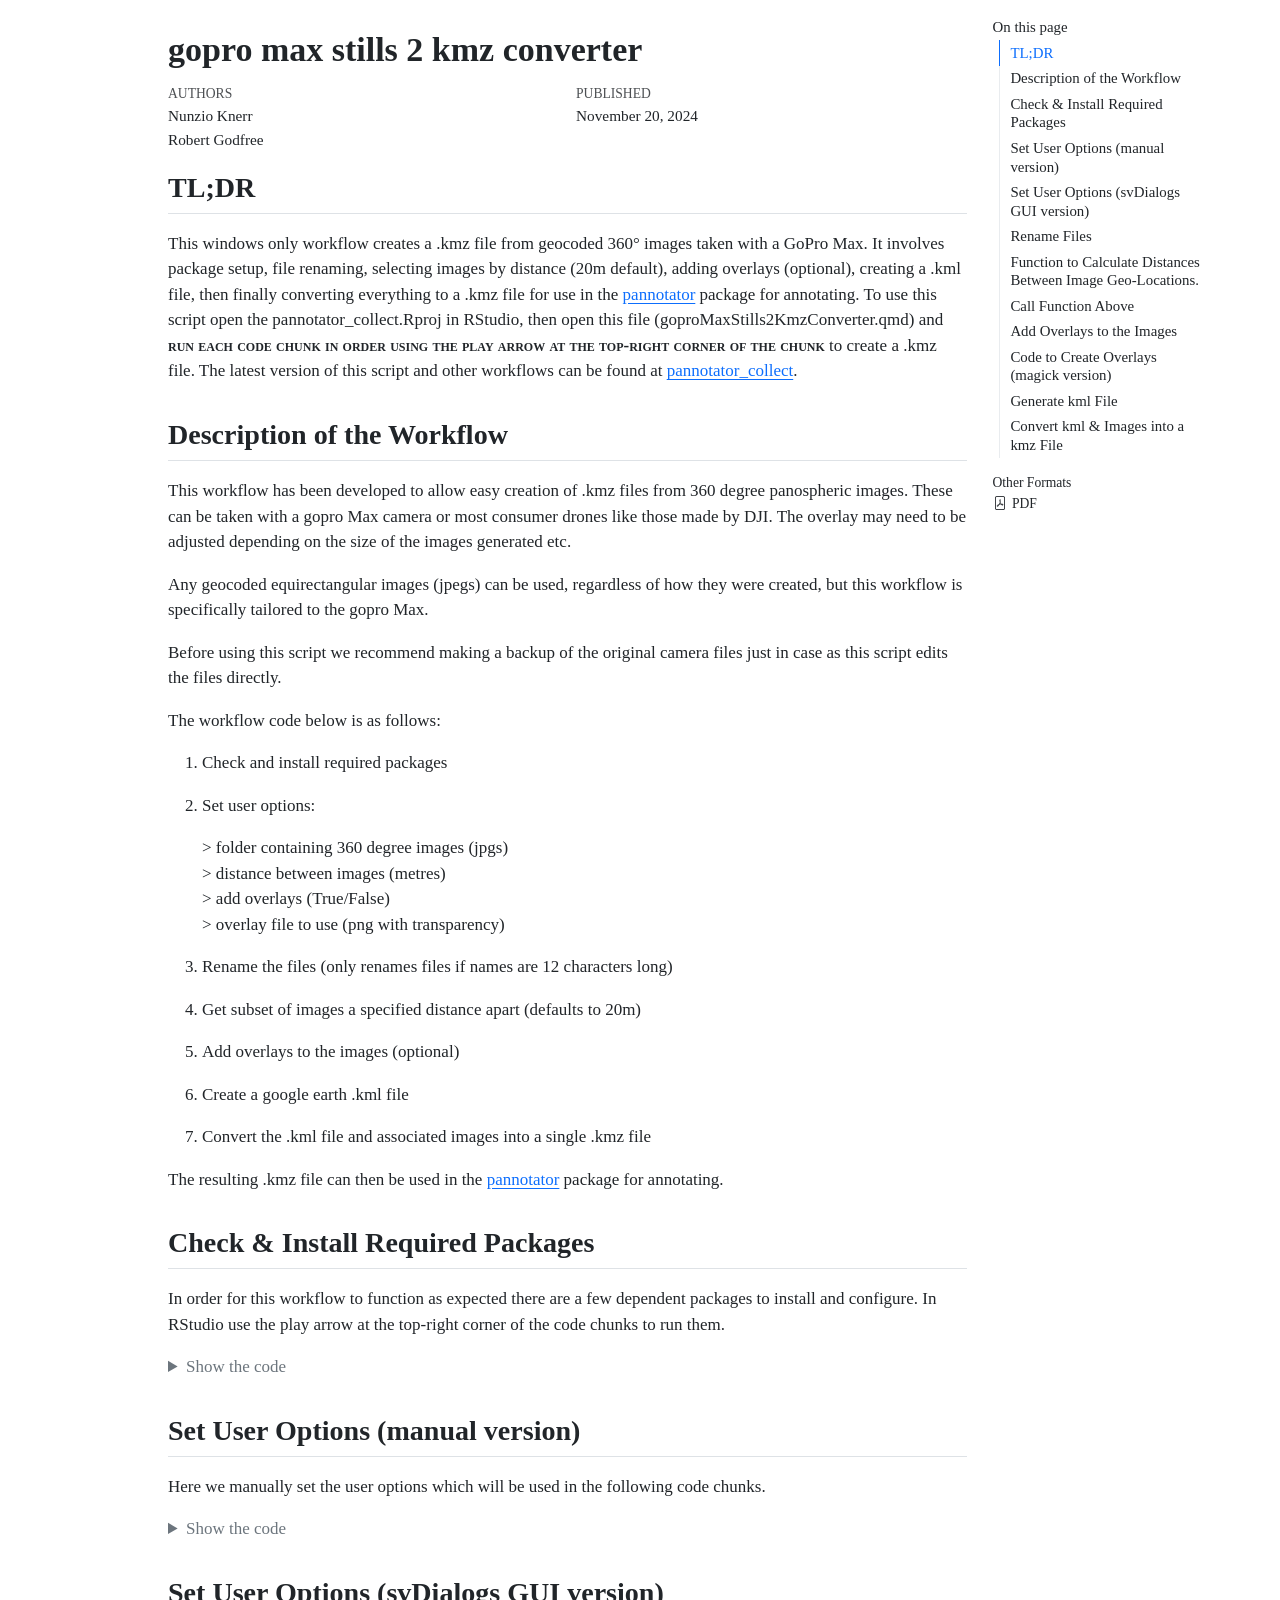
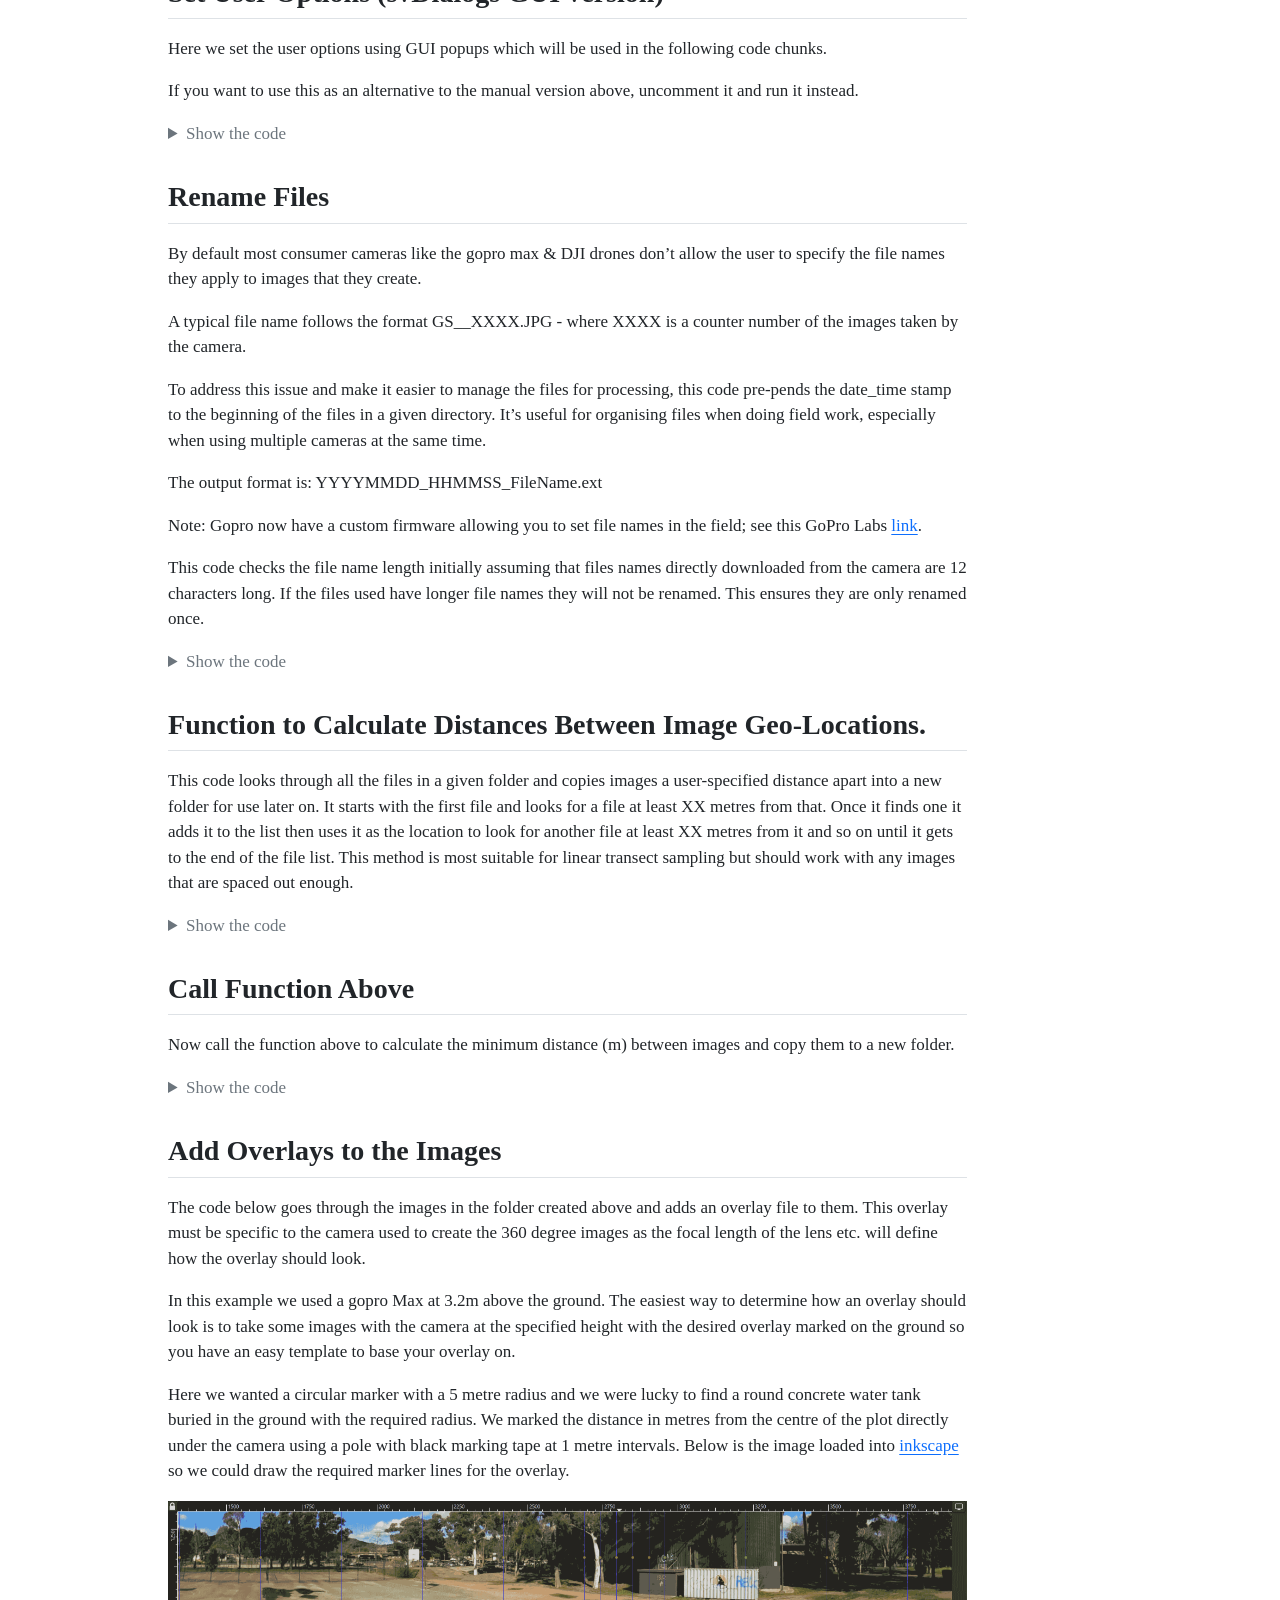
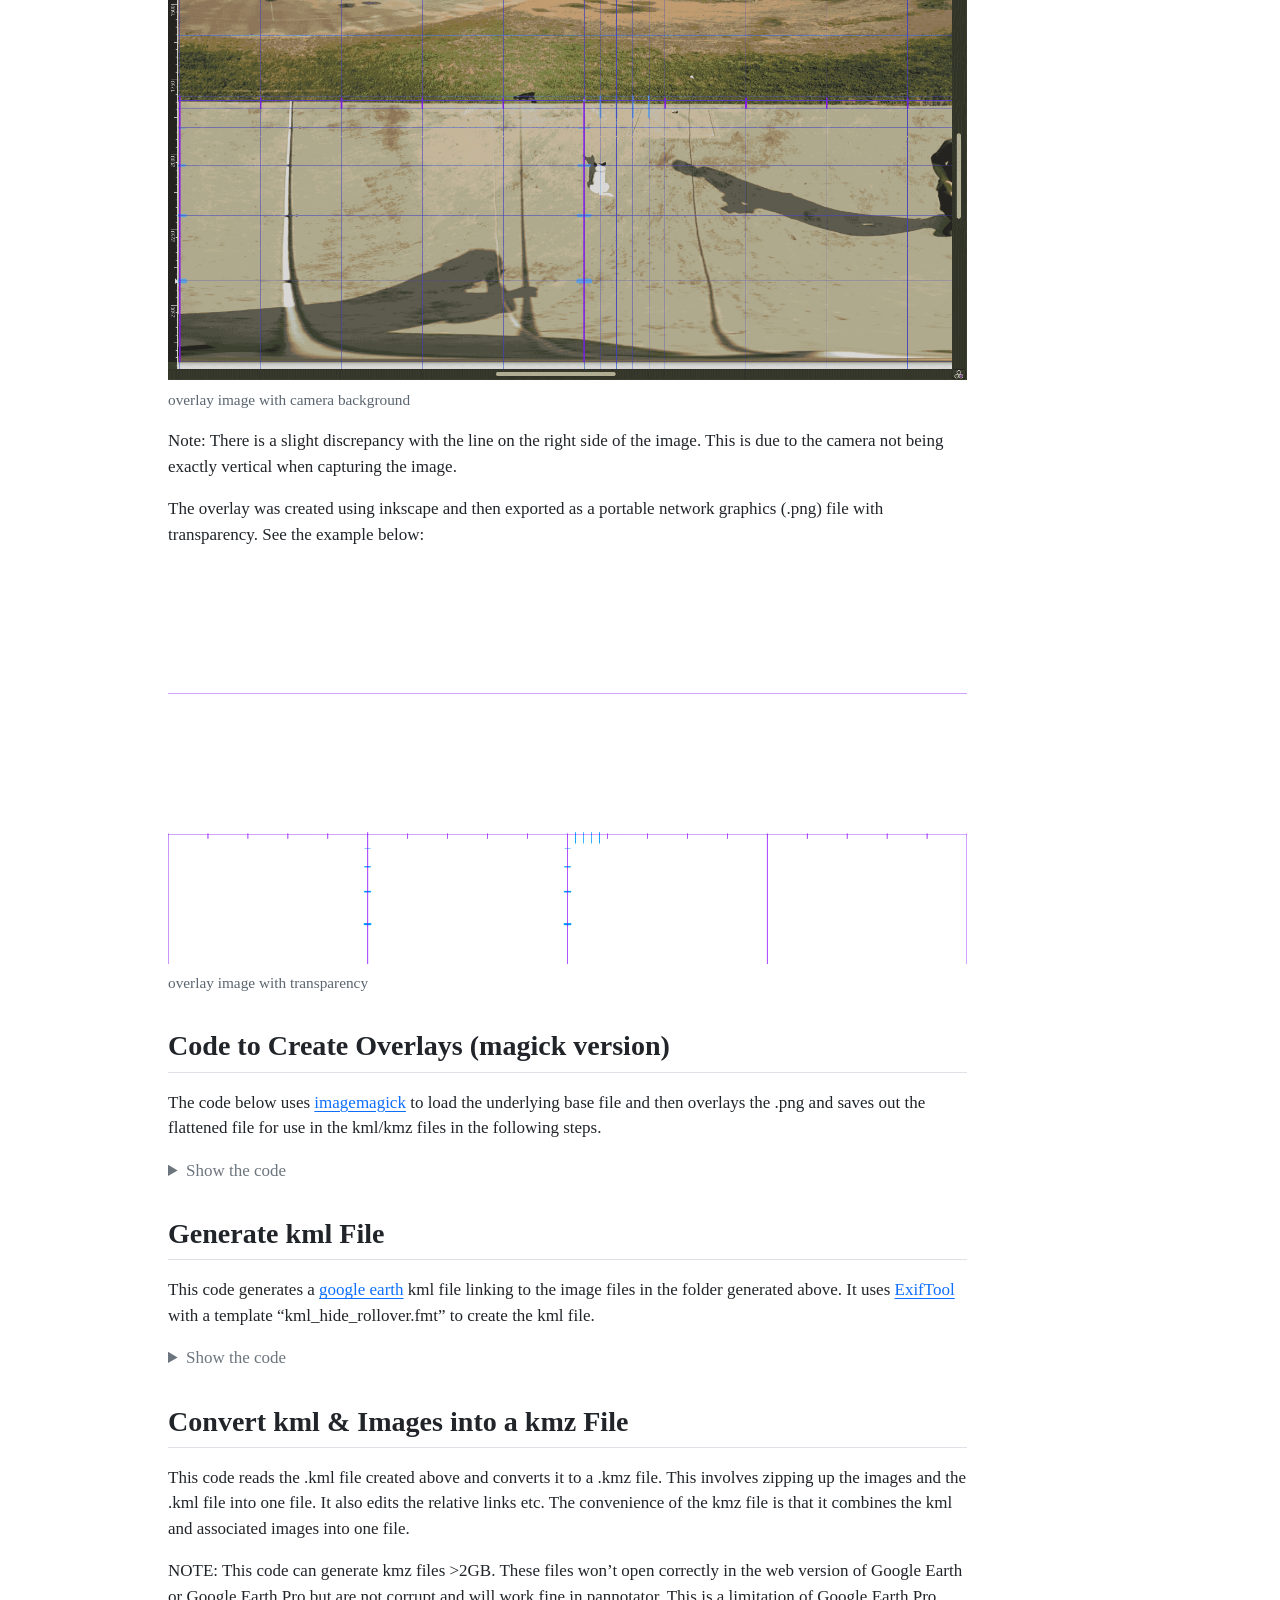
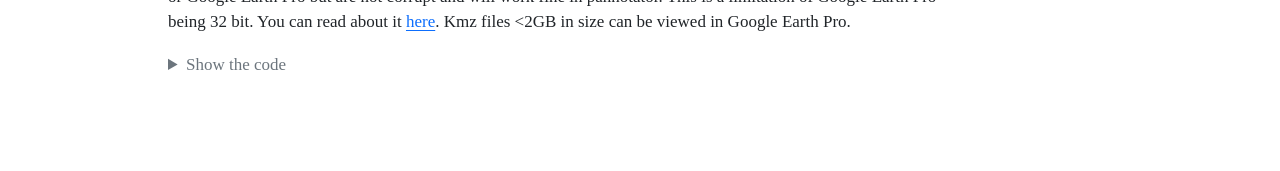
<file: docs/goproMaxStills2KmzConverter.html>
<!DOCTYPE html>
<html xmlns="http://www.w3.org/1999/xhtml" lang="en" xml:lang="en"><head>

<meta charset="utf-8">
<meta name="generator" content="quarto-1.5.57">

<meta name="viewport" content="width=device-width, initial-scale=1.0, user-scalable=yes">

<meta name="author" content="Nunzio Knerr">
<meta name="author" content="Robert Godfree">
<meta name="dcterms.date" content="2024-11-20">

<title>gopro max stills 2 kmz converter</title>
<style>
code{white-space: pre-wrap;}
span.smallcaps{font-variant: small-caps;}
div.columns{display: flex; gap: min(4vw, 1.5em);}
div.column{flex: auto; overflow-x: auto;}
div.hanging-indent{margin-left: 1.5em; text-indent: -1.5em;}
ul.task-list{list-style: none;}
ul.task-list li input[type="checkbox"] {
  width: 0.8em;
  margin: 0 0.8em 0.2em -1em; /* quarto-specific, see https://github.com/quarto-dev/quarto-cli/issues/4556 */ 
  vertical-align: middle;
}
/* CSS for syntax highlighting */
pre > code.sourceCode { white-space: pre; position: relative; }
pre > code.sourceCode > span { line-height: 1.25; }
pre > code.sourceCode > span:empty { height: 1.2em; }
.sourceCode { overflow: visible; }
code.sourceCode > span { color: inherit; text-decoration: inherit; }
div.sourceCode { margin: 1em 0; }
pre.sourceCode { margin: 0; }
@media screen {
div.sourceCode { overflow: auto; }
}
@media print {
pre > code.sourceCode { white-space: pre-wrap; }
pre > code.sourceCode > span { display: inline-block; text-indent: -5em; padding-left: 5em; }
}
pre.numberSource code
  { counter-reset: source-line 0; }
pre.numberSource code > span
  { position: relative; left: -4em; counter-increment: source-line; }
pre.numberSource code > span > a:first-child::before
  { content: counter(source-line);
    position: relative; left: -1em; text-align: right; vertical-align: baseline;
    border: none; display: inline-block;
    -webkit-touch-callout: none; -webkit-user-select: none;
    -khtml-user-select: none; -moz-user-select: none;
    -ms-user-select: none; user-select: none;
    padding: 0 4px; width: 4em;
  }
pre.numberSource { margin-left: 3em;  padding-left: 4px; }
div.sourceCode
  {   }
@media screen {
pre > code.sourceCode > span > a:first-child::before { text-decoration: underline; }
}
</style>


<script src="site_libs/quarto-nav/quarto-nav.js"></script>
<script src="site_libs/clipboard/clipboard.min.js"></script>
<script src="site_libs/quarto-search/autocomplete.umd.js"></script>
<script src="site_libs/quarto-search/fuse.min.js"></script>
<script src="site_libs/quarto-search/quarto-search.js"></script>
<meta name="quarto:offset" content="./">
<script src="site_libs/quarto-html/quarto.js"></script>
<script src="site_libs/quarto-html/popper.min.js"></script>
<script src="site_libs/quarto-html/tippy.umd.min.js"></script>
<script src="site_libs/quarto-html/anchor.min.js"></script>
<link href="site_libs/quarto-html/tippy.css" rel="stylesheet">
<link href="site_libs/quarto-html/quarto-syntax-highlighting.css" rel="stylesheet" id="quarto-text-highlighting-styles">
<script src="site_libs/bootstrap/bootstrap.min.js"></script>
<link href="site_libs/bootstrap/bootstrap-icons.css" rel="stylesheet">
<link href="site_libs/bootstrap/bootstrap.min.css" rel="stylesheet" id="quarto-bootstrap" data-mode="light">
<script id="quarto-search-options" type="application/json">{
  "location": "sidebar",
  "copy-button": false,
  "collapse-after": 3,
  "panel-placement": "start",
  "type": "textbox",
  "limit": 50,
  "keyboard-shortcut": [
    "f",
    "/",
    "s"
  ],
  "show-item-context": false,
  "language": {
    "search-no-results-text": "No results",
    "search-matching-documents-text": "matching documents",
    "search-copy-link-title": "Copy link to search",
    "search-hide-matches-text": "Hide additional matches",
    "search-more-match-text": "more match in this document",
    "search-more-matches-text": "more matches in this document",
    "search-clear-button-title": "Clear",
    "search-text-placeholder": "",
    "search-detached-cancel-button-title": "Cancel",
    "search-submit-button-title": "Submit",
    "search-label": "Search"
  }
}</script>


</head>

<body>

<div id="quarto-search-results"></div>
<!-- content -->
<div id="quarto-content" class="quarto-container page-columns page-rows-contents page-layout-article">
<!-- sidebar -->
<!-- margin-sidebar -->
    <div id="quarto-margin-sidebar" class="sidebar margin-sidebar">
        <nav id="TOC" role="doc-toc" class="toc-active">
    <h2 id="toc-title">On this page</h2>
   
  <ul>
  <li><a href="#tldr" id="toc-tldr" class="nav-link active" data-scroll-target="#tldr">TL;DR</a></li>
  <li><a href="#description-of-the-workflow" id="toc-description-of-the-workflow" class="nav-link" data-scroll-target="#description-of-the-workflow">Description of the Workflow</a></li>
  <li><a href="#check-install-required-packages" id="toc-check-install-required-packages" class="nav-link" data-scroll-target="#check-install-required-packages">Check &amp; Install Required Packages</a></li>
  <li><a href="#set-user-options-manual-version" id="toc-set-user-options-manual-version" class="nav-link" data-scroll-target="#set-user-options-manual-version">Set User Options (manual version)</a></li>
  <li><a href="#set-user-options-svdialogs-gui-version" id="toc-set-user-options-svdialogs-gui-version" class="nav-link" data-scroll-target="#set-user-options-svdialogs-gui-version">Set User Options (svDialogs GUI version)</a></li>
  <li><a href="#rename-files" id="toc-rename-files" class="nav-link" data-scroll-target="#rename-files">Rename Files</a></li>
  <li><a href="#function-to-calculate-distances-between-image-geo-locations." id="toc-function-to-calculate-distances-between-image-geo-locations." class="nav-link" data-scroll-target="#function-to-calculate-distances-between-image-geo-locations.">Function to Calculate Distances Between Image Geo-Locations.</a></li>
  <li><a href="#call-function-above" id="toc-call-function-above" class="nav-link" data-scroll-target="#call-function-above">Call Function Above</a></li>
  <li><a href="#add-overlays-to-the-images" id="toc-add-overlays-to-the-images" class="nav-link" data-scroll-target="#add-overlays-to-the-images">Add Overlays to the Images</a></li>
  <li><a href="#code-to-create-overlays-magick-version" id="toc-code-to-create-overlays-magick-version" class="nav-link" data-scroll-target="#code-to-create-overlays-magick-version">Code to Create Overlays (magick version)</a></li>
  <li><a href="#generate-kml-file" id="toc-generate-kml-file" class="nav-link" data-scroll-target="#generate-kml-file">Generate kml File</a></li>
  <li><a href="#convert-kml-images-into-a-kmz-file" id="toc-convert-kml-images-into-a-kmz-file" class="nav-link" data-scroll-target="#convert-kml-images-into-a-kmz-file">Convert kml &amp; Images into a kmz File</a></li>
  </ul>
<div class="quarto-alternate-formats"><h2>Other Formats</h2><ul><li><a href="goproMaxStills2KmzConverter.pdf"><i class="bi bi-file-pdf"></i>PDF</a></li></ul></div></nav>
    </div>
<!-- main -->
<main class="content" id="quarto-document-content">

<header id="title-block-header" class="quarto-title-block default">
<div class="quarto-title">
<h1 class="title">gopro max stills 2 kmz converter</h1>
</div>



<div class="quarto-title-meta">

    <div>
    <div class="quarto-title-meta-heading">Authors</div>
    <div class="quarto-title-meta-contents">
             <p>Nunzio Knerr </p>
             <p>Robert Godfree </p>
          </div>
  </div>
    
    <div>
    <div class="quarto-title-meta-heading">Published</div>
    <div class="quarto-title-meta-contents">
      <p class="date">November 20, 2024</p>
    </div>
  </div>
  
    
  </div>
  


</header>


<section id="tldr" class="level2">
<h2 class="anchored" data-anchor-id="tldr">TL;DR</h2>
<p>This windows only workflow creates a .kmz file from geocoded 360° images taken with a GoPro Max. It involves package setup, file renaming, selecting images by distance (20m default), adding overlays (optional), creating a .kml file, then finally converting everything to a .kmz file for use in the <a href="https://cran.r-project.org/web/packages/pannotator/index.html">pannotator</a> package for annotating. To use this script open the pannotator_collect.Rproj in RStudio, then open this file (goproMaxStills2KmzConverter.qmd) and <span class="smallcaps"><strong>run each code chunk in order using the play arrow at the top-right corner of the chunk</strong></span> to create a .kmz file. The latest version of this script and other workflows can be found at <a href="https://github.com/NunzioKnerr/pannotator_collect">pannotator_collect</a>.</p>
</section>
<section id="description-of-the-workflow" class="level2">
<h2 class="anchored" data-anchor-id="description-of-the-workflow">Description of the Workflow</h2>
<p>This workflow has been developed to allow easy creation of .kmz files from 360 degree panospheric images. These can be taken with a gopro Max camera or most consumer drones like those made by DJI. The overlay may need to be adjusted depending on the size of the images generated etc.</p>
<p>Any geocoded equirectangular images (jpegs) can be used, regardless of how they were created, but this workflow is specifically tailored to the gopro Max.</p>
<p>Before using this script we recommend making a backup of the original camera files just in case as this script edits the files directly.</p>
<p>The workflow code below is as follows:</p>
<ol type="1">
<li><p>Check and install required packages</p></li>
<li><p>Set user options:</p>
<p>&gt; folder containing 360 degree images (jpgs)<br>
&gt; distance between images (metres)<br>
&gt; add overlays (True/False)<br>
&gt; overlay file to use (png with transparency)</p></li>
<li><p>Rename the files (only renames files if names are 12 characters long)</p></li>
<li><p>Get subset of images a specified distance apart (defaults to 20m)</p></li>
<li><p>Add overlays to the images (optional)</p></li>
<li><p>Create a google earth .kml file</p></li>
<li><p>Convert the .kml file and associated images into a single .kmz file</p></li>
</ol>
<p>The resulting .kmz file can then be used in the <a href="https://cran.r-project.org/web/packages/pannotator/index.html">pannotator</a> package for annotating.</p>
</section>
<section id="check-install-required-packages" class="level2">
<h2 class="anchored" data-anchor-id="check-install-required-packages">Check &amp; Install Required Packages</h2>
<p>In order for this workflow to function as expected there are a few dependent packages to install and configure. In RStudio use the play arrow at the top-right corner of the code chunks to run them.</p>
<div class="cell">
<details class="code-fold">
<summary>Show the code</summary>
<div class="sourceCode cell-code" id="cb1"><pre class="sourceCode numberSource r number-lines code-with-copy"><code class="sourceCode r"><span id="cb1-1"><a href="#cb1-1"></a>dependentPackages <span class="ot">&lt;-</span></span>
<span id="cb1-2"><a href="#cb1-2"></a>  <span class="fu">c</span>(<span class="st">"svDialogs"</span>,</span>
<span id="cb1-3"><a href="#cb1-3"></a>    <span class="st">"tools"</span>,</span>
<span id="cb1-4"><a href="#cb1-4"></a>    <span class="st">"exiftoolr"</span>,</span>
<span id="cb1-5"><a href="#cb1-5"></a>    <span class="st">"geosphere"</span>,</span>
<span id="cb1-6"><a href="#cb1-6"></a>    <span class="st">"stringr"</span>,</span>
<span id="cb1-7"><a href="#cb1-7"></a>    <span class="st">"gpx"</span>,</span>
<span id="cb1-8"><a href="#cb1-8"></a>    <span class="st">"magick"</span>,</span>
<span id="cb1-9"><a href="#cb1-9"></a>    <span class="st">"fs"</span>,</span>
<span id="cb1-10"><a href="#cb1-10"></a>    <span class="st">"magrittr"</span>,</span>
<span id="cb1-11"><a href="#cb1-11"></a>    <span class="st">"zip"</span>,</span>
<span id="cb1-12"><a href="#cb1-12"></a>    <span class="st">"readr"</span>,</span>
<span id="cb1-13"><a href="#cb1-13"></a>    <span class="st">"usefun"</span></span>
<span id="cb1-14"><a href="#cb1-14"></a>  )</span>
<span id="cb1-15"><a href="#cb1-15"></a></span>
<span id="cb1-16"><a href="#cb1-16"></a><span class="cf">for</span> (i <span class="cf">in</span> dependentPackages) {</span>
<span id="cb1-17"><a href="#cb1-17"></a>  <span class="fu">print</span>(<span class="fu">paste0</span>(<span class="st">"Checking for: "</span>, i))</span>
<span id="cb1-18"><a href="#cb1-18"></a>  </span>
<span id="cb1-19"><a href="#cb1-19"></a>  <span class="co"># First check if you have the package installed</span></span>
<span id="cb1-20"><a href="#cb1-20"></a>  check_for_package <span class="ot">&lt;-</span> <span class="fu">system.file</span>(<span class="at">package =</span> i)</span>
<span id="cb1-21"><a href="#cb1-21"></a>  <span class="fu">print</span>(check_for_package)</span>
<span id="cb1-22"><a href="#cb1-22"></a>  </span>
<span id="cb1-23"><a href="#cb1-23"></a>  <span class="co"># If not run the following code to install it.</span></span>
<span id="cb1-24"><a href="#cb1-24"></a>  <span class="cf">if</span> (check_for_package <span class="sc">==</span> <span class="st">""</span>) {</span>
<span id="cb1-25"><a href="#cb1-25"></a>    <span class="fu">print</span>(<span class="fu">paste0</span>(i, <span class="st">" package not found .....installing now"</span>))</span>
<span id="cb1-26"><a href="#cb1-26"></a>    <span class="fu">install.packages</span>(i)</span>
<span id="cb1-27"><a href="#cb1-27"></a>  } <span class="cf">else</span> {</span>
<span id="cb1-28"><a href="#cb1-28"></a>    <span class="fu">print</span>(<span class="fu">paste0</span>(i, <span class="st">" package is already installed"</span>))</span>
<span id="cb1-29"><a href="#cb1-29"></a>  }</span>
<span id="cb1-30"><a href="#cb1-30"></a>}</span></code><button title="Copy to Clipboard" class="code-copy-button"><i class="bi"></i></button></pre></div>
</details>
</div>
</section>
<section id="set-user-options-manual-version" class="level2">
<h2 class="anchored" data-anchor-id="set-user-options-manual-version">Set User Options (manual version)</h2>
<p>Here we manually set the user options which will be used in the following code chunks.</p>
<div class="cell">
<details class="code-fold">
<summary>Show the code</summary>
<div class="sourceCode cell-code" id="cb2"><pre class="sourceCode numberSource r number-lines code-with-copy"><code class="sourceCode r"><span id="cb2-1"><a href="#cb2-1"></a><span class="co"># Specify the folder containing the goPro images</span></span>
<span id="cb2-2"><a href="#cb2-2"></a><span class="co"># (Windows) use forward slashes only </span></span>
<span id="cb2-3"><a href="#cb2-3"></a> directory <span class="ot">&lt;-</span>  <span class="st">"C:/Users/username/pannotator_collect/gopro_images"</span></span>
<span id="cb2-4"><a href="#cb2-4"></a></span>
<span id="cb2-5"><a href="#cb2-5"></a><span class="co"># Select the minimum distance in metres between each extracted image.</span></span>
<span id="cb2-6"><a href="#cb2-6"></a> metresBetweenEachImageWanted <span class="ot">&lt;-</span> <span class="dv">100</span></span>
<span id="cb2-7"><a href="#cb2-7"></a></span>
<span id="cb2-8"><a href="#cb2-8"></a><span class="co"># Set to TRUE to add overlays to each image file; or FALSE to use images without any overlays.</span></span>
<span id="cb2-9"><a href="#cb2-9"></a> addOverlays <span class="ot">&lt;-</span> <span class="cn">TRUE</span></span>
<span id="cb2-10"><a href="#cb2-10"></a></span>
<span id="cb2-11"><a href="#cb2-11"></a><span class="co"># Conditionally set the overlay image file if addOverlays is TRUE</span></span>
<span id="cb2-12"><a href="#cb2-12"></a><span class="cf">if</span> (addOverlays <span class="sc">==</span> <span class="cn">TRUE</span>) {</span>
<span id="cb2-13"><a href="#cb2-13"></a>  <span class="co"># specify file path manually.</span></span>
<span id="cb2-14"><a href="#cb2-14"></a>   overlayImageFile <span class="ot">&lt;-</span> <span class="st">"./overlay_files/5m_overlay_wedges_straight6.png"</span></span>
<span id="cb2-15"><a href="#cb2-15"></a>} <span class="cf">else</span> <span class="cf">if</span> (<span class="fu">identical</span>(addOverlays, <span class="cn">FALSE</span>) <span class="sc">||</span> <span class="fu">length</span>(addOverlays) <span class="sc">==</span> <span class="dv">0</span>) {</span>
<span id="cb2-16"><a href="#cb2-16"></a>  overlayImageFile <span class="ot">&lt;-</span> <span class="cn">NULL</span></span>
<span id="cb2-17"><a href="#cb2-17"></a>}</span></code><button title="Copy to Clipboard" class="code-copy-button"><i class="bi"></i></button></pre></div>
</details>
</div>
</section>
<section id="set-user-options-svdialogs-gui-version" class="level2">
<h2 class="anchored" data-anchor-id="set-user-options-svdialogs-gui-version">Set User Options (svDialogs GUI version)</h2>
<p>Here we set the user options using GUI popups which will be used in the following code chunks.</p>
<p>If you want to use this as an alternative to the manual version above, uncomment it and run it instead.</p>
<div class="cell">
<details class="code-fold">
<summary>Show the code</summary>
<div class="sourceCode cell-code" id="cb3"><pre class="sourceCode numberSource r number-lines code-with-copy"><code class="sourceCode r"><span id="cb3-1"><a href="#cb3-1"></a><span class="co"># svDialogs::msgBox("There will be several popup dialogs so you can select 1:Directory Containing 360 Images 2:Minimum Distance Between images 3:Add overlay to images 4:Select overlay image file (png)")</span></span>
<span id="cb3-2"><a href="#cb3-2"></a><span class="co"># </span></span>
<span id="cb3-3"><a href="#cb3-3"></a><span class="co"># # Choose the directory path containing 360 images.</span></span>
<span id="cb3-4"><a href="#cb3-4"></a><span class="co"># directory &lt;- svDialogs::dlg_dir(default = getwd(), title = "Select Directory Containing 360 images")$res</span></span>
<span id="cb3-5"><a href="#cb3-5"></a><span class="co"># </span></span>
<span id="cb3-6"><a href="#cb3-6"></a><span class="co"># # Select the minimum distance in metres between each extracted image.</span></span>
<span id="cb3-7"><a href="#cb3-7"></a><span class="co"># metresBetweenEachImageWanted &lt;- svDialogs::dlg_input(message = "Enter a value for: metresBetweenEachImageWanted", default = "100")$res</span></span>
<span id="cb3-8"><a href="#cb3-8"></a><span class="co"># </span></span>
<span id="cb3-9"><a href="#cb3-9"></a><span class="co"># # Set to TRUE to add overlays to each image file; or FALSE to use images without any overlays.</span></span>
<span id="cb3-10"><a href="#cb3-10"></a><span class="co"># addOverlays &lt;- svDialogs::dlg_input(message = "Add Overlays to images? (TRUE/FALSE)", default = "TRUE")$res</span></span>
<span id="cb3-11"><a href="#cb3-11"></a><span class="co"># </span></span>
<span id="cb3-12"><a href="#cb3-12"></a><span class="co"># # Conditionally set the overlay image file if addOverlays is TRUE</span></span>
<span id="cb3-13"><a href="#cb3-13"></a><span class="co"># if (addOverlays == TRUE) {</span></span>
<span id="cb3-14"><a href="#cb3-14"></a><span class="co">#   # Choose the file for your desired overlay image (PNG image with transparency).</span></span>
<span id="cb3-15"><a href="#cb3-15"></a><span class="co">#   overlayImageFile &lt;- svDialogs::dlg_open(default = "./overlay_files", title = "Select overlay file (png)", multiple = FALSE, filters = svDialogs::dlg_filters["png", ])$res</span></span>
<span id="cb3-16"><a href="#cb3-16"></a><span class="co"># } else if (identical(addOverlays, FALSE) || length(addOverlays) == 0) {</span></span>
<span id="cb3-17"><a href="#cb3-17"></a><span class="co">#   overlayImageFile &lt;- NULL</span></span>
<span id="cb3-18"><a href="#cb3-18"></a><span class="co">#   }</span></span>
<span id="cb3-19"><a href="#cb3-19"></a><span class="co"># </span></span>
<span id="cb3-20"><a href="#cb3-20"></a><span class="co"># finalMessage &lt;- paste0("You have selected: Folder with 360 Images: ", directory,</span></span>
<span id="cb3-21"><a href="#cb3-21"></a><span class="co">#    " Metres Between Each Image Wanted: ", metresBetweenEachImageWanted, " AddOverlays: ", addOverlays)</span></span>
<span id="cb3-22"><a href="#cb3-22"></a><span class="co"># if (addOverlays == TRUE) {</span></span>
<span id="cb3-23"><a href="#cb3-23"></a><span class="co">#   finalMessage &lt;- paste0(finalMessage, " Overlay Image File: " , overlayImageFile)</span></span>
<span id="cb3-24"><a href="#cb3-24"></a><span class="co"># }</span></span>
<span id="cb3-25"><a href="#cb3-25"></a><span class="co"># </span></span>
<span id="cb3-26"><a href="#cb3-26"></a><span class="co"># svDialogs::dlg_message(message =finalMessage, type = "ok")</span></span></code><button title="Copy to Clipboard" class="code-copy-button"><i class="bi"></i></button></pre></div>
</details>
</div>
</section>
<section id="rename-files" class="level2">
<h2 class="anchored" data-anchor-id="rename-files">Rename Files</h2>
<p>By default most consumer cameras like the gopro max &amp; DJI drones don’t allow the user to specify the file names they apply to images that they create.</p>
<p>A typical file name follows the format GS__XXXX.JPG - where XXXX is a counter number of the images taken by the camera.</p>
<p>To address this issue and make it easier to manage the files for processing, this code pre-pends the date_time stamp to the beginning of the files in a given directory. It’s useful for organising files when doing field work, especially when using multiple cameras at the same time.</p>
<p>The output format is: YYYYMMDD_HHMMSS_FileName.ext</p>
<p>Note: Gopro now have a custom firmware allowing you to set file names in the field; see this GoPro Labs <a href="https://gopro.github.io/labs/control/basename/">link</a>.</p>
<p>This code checks the file name length initially assuming that files names directly downloaded from the camera are 12 characters long. If the files used have longer file names they will not be renamed. This ensures they are only renamed once.</p>
<div class="cell">
<details class="code-fold">
<summary>Show the code</summary>
<div class="sourceCode cell-code" id="cb4"><pre class="sourceCode numberSource r number-lines code-with-copy"><code class="sourceCode r"><span id="cb4-1"><a href="#cb4-1"></a><span class="fu">library</span>(exiftoolr)</span>
<span id="cb4-2"><a href="#cb4-2"></a><span class="fu">library</span>(stringr)</span>
<span id="cb4-3"><a href="#cb4-3"></a><span class="fu">library</span>(tools)</span>
<span id="cb4-4"><a href="#cb4-4"></a></span>
<span id="cb4-5"><a href="#cb4-5"></a><span class="co"># Check if 'directory' is set and valid, throw an error if not</span></span>
<span id="cb4-6"><a href="#cb4-6"></a><span class="cf">if</span> (<span class="sc">!</span><span class="fu">exists</span>(<span class="st">"directory"</span>) <span class="sc">||</span> <span class="sc">!</span><span class="fu">dir.exists</span>(<span class="fu">paste0</span>(directory)) <span class="sc">||</span> <span class="fu">length</span>(directory) <span class="sc">==</span> <span class="dv">0</span>) {</span>
<span id="cb4-7"><a href="#cb4-7"></a>  <span class="fu">stop</span>(<span class="st">"'directory' does not exist. Please run the code chunk under 'Set User Options' above to set the directory containing the 360 images."</span></span>
<span id="cb4-8"><a href="#cb4-8"></a>  )</span>
<span id="cb4-9"><a href="#cb4-9"></a>}</span>
<span id="cb4-10"><a href="#cb4-10"></a></span>
<span id="cb4-11"><a href="#cb4-11"></a><span class="co"># filter only .jpg or .JPG files</span></span>
<span id="cb4-12"><a href="#cb4-12"></a>file_extension <span class="ot">&lt;-</span> <span class="st">"</span><span class="sc">\\</span><span class="st">.[Jj][Pp][Gg]$"</span></span>
<span id="cb4-13"><a href="#cb4-13"></a></span>
<span id="cb4-14"><a href="#cb4-14"></a>my_files <span class="ot">&lt;-</span></span>
<span id="cb4-15"><a href="#cb4-15"></a>  <span class="fu">list.files</span>(</span>
<span id="cb4-16"><a href="#cb4-16"></a>    directory,</span>
<span id="cb4-17"><a href="#cb4-17"></a>    <span class="at">pattern =</span> <span class="fu">paste0</span>(<span class="st">"*"</span>, file_extension),</span>
<span id="cb4-18"><a href="#cb4-18"></a>    <span class="at">all.files =</span> <span class="cn">FALSE</span>,</span>
<span id="cb4-19"><a href="#cb4-19"></a>    <span class="at">full.names =</span> <span class="cn">TRUE</span></span>
<span id="cb4-20"><a href="#cb4-20"></a>  )</span>
<span id="cb4-21"><a href="#cb4-21"></a></span>
<span id="cb4-22"><a href="#cb4-22"></a><span class="co">#read the exif information in the file to get the creation date</span></span>
<span id="cb4-23"><a href="#cb4-23"></a>files_df <span class="ot">&lt;-</span> exiftoolr<span class="sc">::</span><span class="fu">exif_read</span>(my_files, <span class="at">args =</span> <span class="fu">c</span>(<span class="st">"-G1"</span>, <span class="st">"-a"</span>, <span class="st">"-s"</span>))</span>
<span id="cb4-24"><a href="#cb4-24"></a></span>
<span id="cb4-25"><a href="#cb4-25"></a><span class="co">#Loop through the files and check to change file names</span></span>
<span id="cb4-26"><a href="#cb4-26"></a><span class="co">#this checks if the files have already been changed by looking at the length of the file name.</span></span>
<span id="cb4-27"><a href="#cb4-27"></a><span class="cf">for</span> (i <span class="cf">in</span> <span class="dv">1</span><span class="sc">:</span><span class="fu">nrow</span>(files_df)) {</span>
<span id="cb4-28"><a href="#cb4-28"></a>  <span class="fu">print</span>(<span class="st">"Checking if camera file name has not been changed"</span>)</span>
<span id="cb4-29"><a href="#cb4-29"></a>  <span class="cf">if</span> (<span class="fu">nchar</span>(files_df[i, <span class="st">"System:FileName"</span>]) <span class="sc">==</span> <span class="dv">12</span>) {</span>
<span id="cb4-30"><a href="#cb4-30"></a>    <span class="fu">print</span>(<span class="st">"File appears to be 12 characters long"</span>)</span>
<span id="cb4-31"><a href="#cb4-31"></a>    <span class="fu">print</span>(<span class="fu">paste0</span>(<span class="st">"SourceFile: "</span>, files_df[i, <span class="st">"SourceFile"</span>]))</span>
<span id="cb4-32"><a href="#cb4-32"></a>    origFullFileName <span class="ot">&lt;-</span> <span class="fu">paste0</span>(files_df[i, <span class="st">"SourceFile"</span>])</span>
<span id="cb4-33"><a href="#cb4-33"></a>    createDate <span class="ot">&lt;-</span> <span class="fu">paste0</span>(files_df[i, <span class="st">"ExifIFD:DateTimeOriginal"</span>])</span>
<span id="cb4-34"><a href="#cb4-34"></a>    <span class="fu">print</span>(<span class="fu">paste0</span>(<span class="st">"CreateDate: "</span>, createDate))</span>
<span id="cb4-35"><a href="#cb4-35"></a>    formattedCreateDate <span class="ot">&lt;-</span> stringr<span class="sc">::</span><span class="fu">str_replace_all</span>(createDate, <span class="st">":"</span>, <span class="st">""</span>)</span>
<span id="cb4-36"><a href="#cb4-36"></a>    formattedCreateDate <span class="ot">&lt;-</span> stringr<span class="sc">::</span><span class="fu">str_replace_all</span>(formattedCreateDate, <span class="st">" "</span>, <span class="st">"_"</span>)</span>
<span id="cb4-37"><a href="#cb4-37"></a>    <span class="fu">print</span>(<span class="fu">paste0</span>(<span class="st">"formattedCreateDate: "</span>, formattedCreateDate))</span>
<span id="cb4-38"><a href="#cb4-38"></a>    file_ext <span class="ot">&lt;-</span> <span class="fu">tolower</span>(tools<span class="sc">::</span><span class="fu">file_ext</span>(files_df[i, <span class="st">"System:FileName"</span>]))</span>
<span id="cb4-39"><a href="#cb4-39"></a>    newFileName <span class="ot">&lt;-</span> <span class="fu">paste0</span>(files_df[i, <span class="st">"System:Directory"</span>], <span class="st">"/"</span>, formattedCreateDate,<span class="st">"_"</span>,tools<span class="sc">::</span><span class="fu">file_path_sans_ext</span>(<span class="fu">basename</span>(files_df[i, <span class="st">"System:FileName"</span>])), <span class="st">"."</span>,file_ext)</span>
<span id="cb4-40"><a href="#cb4-40"></a>    <span class="fu">print</span>(<span class="fu">paste0</span>(<span class="st">"newFileName: "</span>, newFileName))</span>
<span id="cb4-41"><a href="#cb4-41"></a>    <span class="fu">file.rename</span>(<span class="at">from =</span> origFullFileName, <span class="at">to =</span> newFileName)</span>
<span id="cb4-42"><a href="#cb4-42"></a>    <span class="fu">print</span>(<span class="st">"File name changed"</span>)</span>
<span id="cb4-43"><a href="#cb4-43"></a>  } <span class="cf">else</span> {</span>
<span id="cb4-44"><a href="#cb4-44"></a>    <span class="fu">print</span>(</span>
<span id="cb4-45"><a href="#cb4-45"></a>      <span class="st">"It appears that the file has already been renamed as it's greater than 12 characters long"</span></span>
<span id="cb4-46"><a href="#cb4-46"></a>    )</span>
<span id="cb4-47"><a href="#cb4-47"></a>    <span class="fu">print</span>(<span class="fu">paste0</span>(<span class="st">"SourceFile: "</span>, files_df[i, <span class="st">"SourceFile"</span>]))</span>
<span id="cb4-48"><a href="#cb4-48"></a>  }</span>
<span id="cb4-49"><a href="#cb4-49"></a>  </span>
<span id="cb4-50"><a href="#cb4-50"></a>}</span></code><button title="Copy to Clipboard" class="code-copy-button"><i class="bi"></i></button></pre></div>
</details>
</div>
</section>
<section id="function-to-calculate-distances-between-image-geo-locations." class="level2">
<h2 class="anchored" data-anchor-id="function-to-calculate-distances-between-image-geo-locations.">Function to Calculate Distances Between Image Geo-Locations.</h2>
<p>This code looks through all the files in a given folder and copies images a user-specified distance apart into a new folder for use later on. It starts with the first file and looks for a file at least XX metres from that. Once it finds one it adds it to the list then uses it as the location to look for another file at least XX metres from it and so on until it gets to the end of the file list. This method is most suitable for linear transect sampling but should work with any images that are spaced out enough.</p>
<div class="cell">
<details class="code-fold">
<summary>Show the code</summary>
<div class="sourceCode cell-code" id="cb5"><pre class="sourceCode numberSource r number-lines code-with-copy"><code class="sourceCode r"><span id="cb5-1"><a href="#cb5-1"></a><span class="fu">library</span>(geosphere)</span>
<span id="cb5-2"><a href="#cb5-2"></a></span>
<span id="cb5-3"><a href="#cb5-3"></a><span class="fu">options</span>(<span class="at">digits =</span> <span class="dv">20</span>)</span>
<span id="cb5-4"><a href="#cb5-4"></a><span class="fu">options</span>(<span class="at">digits.secs =</span> <span class="dv">20</span>)</span>
<span id="cb5-5"><a href="#cb5-5"></a><span class="fu">options</span>(<span class="at">scipen =</span> <span class="dv">9999</span>)</span>
<span id="cb5-6"><a href="#cb5-6"></a></span>
<span id="cb5-7"><a href="#cb5-7"></a><span class="co">#function which takes 2 arguments</span></span>
<span id="cb5-8"><a href="#cb5-8"></a><span class="co">#1:gpx_locations - a dataframe containing 4 columns("SourceFile", "System:Directory", "Composite:GPSLongitude", "Composite:GPSLatitude")</span></span>
<span id="cb5-9"><a href="#cb5-9"></a><span class="co">#2:distance in metres between each image to extract. (default=20m)</span></span>
<span id="cb5-10"><a href="#cb5-10"></a>findImagesEveryXmetres <span class="ot">&lt;-</span></span>
<span id="cb5-11"><a href="#cb5-11"></a>  <span class="cf">function</span>(my_gpx_locs, <span class="at">metresToNextImage =</span> <span class="dv">20</span>) {</span>
<span id="cb5-12"><a href="#cb5-12"></a>    gpx_locs <span class="ot">&lt;-</span> my_gpx_locs</span>
<span id="cb5-13"><a href="#cb5-13"></a>    </span>
<span id="cb5-14"><a href="#cb5-14"></a>    keeps <span class="ot">&lt;-</span> <span class="fu">c</span>(<span class="st">"Composite:GPSLongitude"</span>, <span class="st">"Composite:GPSLatitude"</span>)</span>
<span id="cb5-15"><a href="#cb5-15"></a>    points <span class="ot">&lt;-</span> gpx_locs[keeps]</span>
<span id="cb5-16"><a href="#cb5-16"></a>    </span>
<span id="cb5-17"><a href="#cb5-17"></a>    <span class="co">#View(points)</span></span>
<span id="cb5-18"><a href="#cb5-18"></a>    <span class="co">#View(gpx_locs)</span></span>
<span id="cb5-19"><a href="#cb5-19"></a>    </span>
<span id="cb5-20"><a href="#cb5-20"></a>    <span class="co">#calculate the distance between any two points</span></span>
<span id="cb5-21"><a href="#cb5-21"></a>    distance_m <span class="ot">&lt;-</span> geosphere<span class="sc">::</span><span class="fu">distm</span>(points , <span class="at">fun =</span> geosphere<span class="sc">::</span>distHaversine)</span>
<span id="cb5-22"><a href="#cb5-22"></a>    <span class="fu">rownames</span>(distance_m) <span class="ot">&lt;-</span> <span class="fu">basename</span>(gpx_locs[, <span class="st">"SourceFile"</span>])</span>
<span id="cb5-23"><a href="#cb5-23"></a>    <span class="fu">colnames</span>(distance_m) <span class="ot">&lt;-</span> <span class="fu">basename</span>(gpx_locs[, <span class="st">"SourceFile"</span>])</span>
<span id="cb5-24"><a href="#cb5-24"></a>    </span>
<span id="cb5-25"><a href="#cb5-25"></a>    <span class="co">#View(distance_m)</span></span>
<span id="cb5-26"><a href="#cb5-26"></a>    </span>
<span id="cb5-27"><a href="#cb5-27"></a>    <span class="co">#find images a certain distance apart.</span></span>
<span id="cb5-28"><a href="#cb5-28"></a>    selected_files <span class="ot">&lt;-</span> <span class="fu">vector</span>()</span>
<span id="cb5-29"><a href="#cb5-29"></a>    </span>
<span id="cb5-30"><a href="#cb5-30"></a>    metres_between_images <span class="ot">&lt;-</span> metresToNextImage</span>
<span id="cb5-31"><a href="#cb5-31"></a>    </span>
<span id="cb5-32"><a href="#cb5-32"></a>    <span class="fu">print</span>(<span class="fu">paste0</span>(</span>
<span id="cb5-33"><a href="#cb5-33"></a>      <span class="st">"Searching for images apart by: "</span>,</span>
<span id="cb5-34"><a href="#cb5-34"></a>      metres_between_images,</span>
<span id="cb5-35"><a href="#cb5-35"></a>      <span class="st">" metres"</span></span>
<span id="cb5-36"><a href="#cb5-36"></a>    ))</span>
<span id="cb5-37"><a href="#cb5-37"></a>    </span>
<span id="cb5-38"><a href="#cb5-38"></a>    <span class="cf">for</span> (i <span class="cf">in</span> <span class="dv">1</span><span class="sc">:</span><span class="fu">nrow</span>(distance_m)) {</span>
<span id="cb5-39"><a href="#cb5-39"></a>      <span class="cf">if</span> (i <span class="sc">==</span> <span class="dv">1</span>) {</span>
<span id="cb5-40"><a href="#cb5-40"></a>        <span class="co">#if it is the first frame add it as the current frame</span></span>
<span id="cb5-41"><a href="#cb5-41"></a>        selected_files <span class="ot">&lt;-</span></span>
<span id="cb5-42"><a href="#cb5-42"></a>          <span class="fu">append</span>(selected_files, <span class="fu">rownames</span>(distance_m)[i])</span>
<span id="cb5-43"><a href="#cb5-43"></a>        current_frame <span class="ot">&lt;-</span> <span class="fu">rownames</span>(distance_m)[i]</span>
<span id="cb5-44"><a href="#cb5-44"></a>        <span class="fu">print</span>(<span class="fu">paste0</span>(<span class="st">"Frame 1: "</span>, current_frame))</span>
<span id="cb5-45"><a href="#cb5-45"></a>        <span class="fu">print</span>(<span class="fu">paste0</span>(</span>
<span id="cb5-46"><a href="#cb5-46"></a>          <span class="st">"looking for frame &gt;"</span>,</span>
<span id="cb5-47"><a href="#cb5-47"></a>          metres_between_images ,</span>
<span id="cb5-48"><a href="#cb5-48"></a>          <span class="st">" Metres from frame 1"</span></span>
<span id="cb5-49"><a href="#cb5-49"></a>        ))</span>
<span id="cb5-50"><a href="#cb5-50"></a>      }<span class="co">#if the current frame is greater than the specified metres</span></span>
<span id="cb5-51"><a href="#cb5-51"></a>      <span class="cf">if</span> (distance_m[i, current_frame] <span class="sc">&gt;</span> <span class="fu">as.numeric</span>(metres_between_images)) {</span>
<span id="cb5-52"><a href="#cb5-52"></a>        current_frame <span class="ot">&lt;-</span> <span class="fu">rownames</span>(distance_m)[i]</span>
<span id="cb5-53"><a href="#cb5-53"></a>        <span class="fu">print</span>(<span class="fu">paste0</span>(<span class="st">"current_frame: "</span>, current_frame))</span>
<span id="cb5-54"><a href="#cb5-54"></a>        selected_files <span class="ot">&lt;-</span> <span class="fu">append</span>(selected_files, current_frame)</span>
<span id="cb5-55"><a href="#cb5-55"></a>      }</span>
<span id="cb5-56"><a href="#cb5-56"></a>      </span>
<span id="cb5-57"><a href="#cb5-57"></a>    }</span>
<span id="cb5-58"><a href="#cb5-58"></a>    <span class="fu">print</span>(<span class="fu">paste0</span>(<span class="st">"Files found:"</span>, selected_files))</span>
<span id="cb5-59"><a href="#cb5-59"></a>    </span>
<span id="cb5-60"><a href="#cb5-60"></a>    new_folder <span class="ot">&lt;-</span></span>
<span id="cb5-61"><a href="#cb5-61"></a>      <span class="fu">paste0</span>(gpx_locs[<span class="dv">1</span>, <span class="st">"System:Directory"</span>], <span class="st">"_"</span>, metres_between_images, <span class="st">"m_apart"</span>)</span>
<span id="cb5-62"><a href="#cb5-62"></a>    </span>
<span id="cb5-63"><a href="#cb5-63"></a>    <span class="fu">dir.create</span>(new_folder)</span>
<span id="cb5-64"><a href="#cb5-64"></a>    </span>
<span id="cb5-65"><a href="#cb5-65"></a>    source_folder <span class="ot">&lt;-</span>  <span class="fu">dirname</span>(gpx_locs[<span class="dv">1</span>, <span class="st">"SourceFile"</span>])</span>
<span id="cb5-66"><a href="#cb5-66"></a>    </span>
<span id="cb5-67"><a href="#cb5-67"></a>    <span class="fu">print</span>(gpx_locs[<span class="dv">1</span>, <span class="st">"System:Directory"</span>])</span>
<span id="cb5-68"><a href="#cb5-68"></a>    </span>
<span id="cb5-69"><a href="#cb5-69"></a>    <span class="cf">for</span> (q <span class="cf">in</span> selected_files) {</span>
<span id="cb5-70"><a href="#cb5-70"></a>      file_to_copy <span class="ot">&lt;-</span> <span class="fu">paste0</span>(source_folder, <span class="st">"/"</span>, q)</span>
<span id="cb5-71"><a href="#cb5-71"></a>      destination <span class="ot">&lt;-</span> <span class="fu">paste0</span>(new_folder,  <span class="st">"/"</span>, q)</span>
<span id="cb5-72"><a href="#cb5-72"></a>      <span class="fu">file.copy</span>(</span>
<span id="cb5-73"><a href="#cb5-73"></a>        file_to_copy,</span>
<span id="cb5-74"><a href="#cb5-74"></a>        destination,</span>
<span id="cb5-75"><a href="#cb5-75"></a>        <span class="at">overwrite =</span> <span class="cn">TRUE</span>,</span>
<span id="cb5-76"><a href="#cb5-76"></a>        <span class="at">recursive =</span> <span class="cn">FALSE</span>,</span>
<span id="cb5-77"><a href="#cb5-77"></a>        <span class="at">copy.mode =</span> <span class="cn">TRUE</span>,</span>
<span id="cb5-78"><a href="#cb5-78"></a>        <span class="at">copy.date =</span> <span class="cn">TRUE</span></span>
<span id="cb5-79"><a href="#cb5-79"></a>      )</span>
<span id="cb5-80"><a href="#cb5-80"></a>    }</span>
<span id="cb5-81"><a href="#cb5-81"></a>    </span>
<span id="cb5-82"><a href="#cb5-82"></a>  }</span>
<span id="cb5-83"><a href="#cb5-83"></a></span>
<span id="cb5-84"><a href="#cb5-84"></a><span class="fu">print</span>(<span class="st">"findImagesEveryXmetres(my_gpx_locs, metresToNextImage) function is now available to call"</span>)</span></code><button title="Copy to Clipboard" class="code-copy-button"><i class="bi"></i></button></pre></div>
</details>
</div>
</section>
<section id="call-function-above" class="level2">
<h2 class="anchored" data-anchor-id="call-function-above">Call Function Above</h2>
<p>Now call the function above to calculate the minimum distance (m) between images and copy them to a new folder.</p>
<div class="cell">
<details class="code-fold">
<summary>Show the code</summary>
<div class="sourceCode cell-code" id="cb6"><pre class="sourceCode numberSource r number-lines code-with-copy"><code class="sourceCode r"><span id="cb6-1"><a href="#cb6-1"></a><span class="fu">library</span>(exiftoolr)</span>
<span id="cb6-2"><a href="#cb6-2"></a></span>
<span id="cb6-3"><a href="#cb6-3"></a><span class="co"># Check if 'directory' is set and valid, throw an error if not</span></span>
<span id="cb6-4"><a href="#cb6-4"></a><span class="cf">if</span> (<span class="sc">!</span><span class="fu">exists</span>(<span class="st">"directory"</span>) <span class="sc">||</span> <span class="sc">!</span><span class="fu">dir.exists</span>(<span class="fu">paste0</span>(directory)) <span class="sc">||</span> <span class="fu">length</span>(directory) <span class="sc">==</span> <span class="dv">0</span>) {</span>
<span id="cb6-5"><a href="#cb6-5"></a>  <span class="fu">stop</span>(<span class="st">"'directory' does not exist. Please run the code chunk under 'Set User Options' above to set the directory containing the 360 images."</span></span>
<span id="cb6-6"><a href="#cb6-6"></a>  )</span>
<span id="cb6-7"><a href="#cb6-7"></a>}</span>
<span id="cb6-8"><a href="#cb6-8"></a></span>
<span id="cb6-9"><a href="#cb6-9"></a>file_extension <span class="ot">&lt;-</span> <span class="st">"</span><span class="sc">\\</span><span class="st">.[Jj][Pp][Gg]$"</span></span>
<span id="cb6-10"><a href="#cb6-10"></a></span>
<span id="cb6-11"><a href="#cb6-11"></a>my_files <span class="ot">&lt;-</span></span>
<span id="cb6-12"><a href="#cb6-12"></a>  <span class="fu">list.files</span>(</span>
<span id="cb6-13"><a href="#cb6-13"></a>    <span class="fu">normalizePath</span>(directory, <span class="at">winslash =</span> <span class="st">"/"</span>),</span>
<span id="cb6-14"><a href="#cb6-14"></a>    <span class="at">pattern =</span> <span class="fu">paste0</span>(file_extension),</span>
<span id="cb6-15"><a href="#cb6-15"></a>    <span class="at">all.files =</span> <span class="cn">FALSE</span>,</span>
<span id="cb6-16"><a href="#cb6-16"></a>    <span class="at">full.names =</span> <span class="cn">TRUE</span></span>
<span id="cb6-17"><a href="#cb6-17"></a>  )</span>
<span id="cb6-18"><a href="#cb6-18"></a></span>
<span id="cb6-19"><a href="#cb6-19"></a>image_files_df <span class="ot">&lt;-</span></span>
<span id="cb6-20"><a href="#cb6-20"></a>  exiftoolr<span class="sc">::</span><span class="fu">exif_read</span>(my_files, <span class="at">args =</span> <span class="fu">c</span>(<span class="st">"-G1"</span>, <span class="st">"-a"</span>, <span class="st">"-s"</span>))</span>
<span id="cb6-21"><a href="#cb6-21"></a></span>
<span id="cb6-22"><a href="#cb6-22"></a><span class="co">#View(image_files_df)</span></span>
<span id="cb6-23"><a href="#cb6-23"></a></span>
<span id="cb6-24"><a href="#cb6-24"></a>gpx_locs <span class="ot">&lt;-</span></span>
<span id="cb6-25"><a href="#cb6-25"></a>  <span class="fu">as.data.frame</span>(image_files_df[, <span class="fu">c</span>(</span>
<span id="cb6-26"><a href="#cb6-26"></a>    <span class="st">"SourceFile"</span>,</span>
<span id="cb6-27"><a href="#cb6-27"></a>    <span class="st">"System:Directory"</span>,</span>
<span id="cb6-28"><a href="#cb6-28"></a>    <span class="st">"Composite:GPSLatitude"</span>,</span>
<span id="cb6-29"><a href="#cb6-29"></a>    <span class="st">"Composite:GPSLongitude"</span></span>
<span id="cb6-30"><a href="#cb6-30"></a>  )])</span>
<span id="cb6-31"><a href="#cb6-31"></a></span>
<span id="cb6-32"><a href="#cb6-32"></a><span class="co">#View(gpx_locs)</span></span>
<span id="cb6-33"><a href="#cb6-33"></a></span>
<span id="cb6-34"><a href="#cb6-34"></a><span class="cf">if</span> (<span class="sc">!</span><span class="fu">exists</span>(<span class="st">"metresBetweenEachImageWanted"</span>) <span class="sc">||</span> <span class="fu">length</span>(metresBetweenEachImageWanted) <span class="sc">==</span> <span class="dv">0</span>) {</span>
<span id="cb6-35"><a href="#cb6-35"></a>  <span class="fu">print</span>(<span class="st">"'metresBetweenEachImageWanted' does not exist. Using Default value. Please run the code chunk under 'Set User Options' above if you want to change the metresBetweenEachImageWanted"</span>)</span>
<span id="cb6-36"><a href="#cb6-36"></a>  <span class="fu">findImagesEveryXmetres</span>(<span class="at">my_gpx_locs =</span> gpx_locs)</span>
<span id="cb6-37"><a href="#cb6-37"></a>} <span class="cf">else</span> {</span>
<span id="cb6-38"><a href="#cb6-38"></a>  <span class="fu">findImagesEveryXmetres</span>(<span class="at">my_gpx_locs =</span> gpx_locs, <span class="at">metresToNextImage =</span> metresBetweenEachImageWanted)</span>
<span id="cb6-39"><a href="#cb6-39"></a>}</span></code><button title="Copy to Clipboard" class="code-copy-button"><i class="bi"></i></button></pre></div>
</details>
</div>
</section>
<section id="add-overlays-to-the-images" class="level2">
<h2 class="anchored" data-anchor-id="add-overlays-to-the-images">Add Overlays to the Images</h2>
<p>The code below goes through the images in the folder created above and adds an overlay file to them. This overlay must be specific to the camera used to create the 360 degree images as the focal length of the lens etc. will define how the overlay should look.</p>
<p>In this example we used a gopro Max at 3.2m above the ground. The easiest way to determine how an overlay should look is to take some images with the camera at the specified height with the desired overlay marked on the ground so you have an easy template to base your overlay on.</p>
<p>Here we wanted a circular marker with a 5 metre radius and we were lucky to find a round concrete water tank buried in the ground with the required radius. We marked the distance in metres from the centre of the plot directly under the camera using a pole with black marking tape at 1 metre intervals. Below is the image loaded into <a href="https://inkscape.org/">inkscape</a> so we could draw the required marker lines for the overlay.</p>
<div class="quarto-figure quarto-figure-center">
<figure class="figure">
<p><img src="overlay_files/example_overlay_one_water_tank.png" class="img-fluid figure-img"></p>
<figcaption>overlay image with camera background</figcaption>
</figure>
</div>
<p>Note: There is a slight discrepancy with the line on the right side of the image. This is due to the camera not being exactly vertical when capturing the image.</p>
<p>The overlay was created using inkscape and then exported as a portable network graphics (.png) file with transparency. See the example below:</p>
<div class="quarto-figure quarto-figure-center">
<figure class="figure">
<p><img src="overlay_files/5m_overlay_wedges_straight6.png" class="img-fluid figure-img"></p>
<figcaption>overlay image with transparency</figcaption>
</figure>
</div>
</section>
<section id="code-to-create-overlays-magick-version" class="level2">
<h2 class="anchored" data-anchor-id="code-to-create-overlays-magick-version">Code to Create Overlays (magick version)</h2>
<p>The code below uses <a href="https://imagemagick.org/index.php">imagemagick</a> to load the underlying base file and then overlays the .png and saves out the flattened file for use in the kml/kmz files in the following steps.</p>
<div class="cell">
<details class="code-fold">
<summary>Show the code</summary>
<div class="sourceCode cell-code" id="cb7"><pre class="sourceCode numberSource r number-lines code-with-copy"><code class="sourceCode r"><span id="cb7-1"><a href="#cb7-1"></a><span class="fu">library</span>(magick)</span>
<span id="cb7-2"><a href="#cb7-2"></a><span class="fu">library</span>(tools)</span>
<span id="cb7-3"><a href="#cb7-3"></a><span class="fu">library</span>(magrittr)</span>
<span id="cb7-4"><a href="#cb7-4"></a></span>
<span id="cb7-5"><a href="#cb7-5"></a><span class="co"># Check if 'directory' is set and valid, throw an error if not</span></span>
<span id="cb7-6"><a href="#cb7-6"></a><span class="cf">if</span> (<span class="sc">!</span><span class="fu">exists</span>(<span class="st">"directory"</span>) <span class="sc">||</span> <span class="sc">!</span><span class="fu">dir.exists</span>(<span class="fu">paste0</span>(directory)) <span class="sc">||</span> <span class="fu">length</span>(directory) <span class="sc">==</span> <span class="dv">0</span>) {</span>
<span id="cb7-7"><a href="#cb7-7"></a>  <span class="fu">stop</span>(<span class="st">"'directory' does not exist. Please run the code chunk under 'Set User Options' above to set the directory containing the 360 images."</span></span>
<span id="cb7-8"><a href="#cb7-8"></a>  )</span>
<span id="cb7-9"><a href="#cb7-9"></a>}</span>
<span id="cb7-10"><a href="#cb7-10"></a></span>
<span id="cb7-11"><a href="#cb7-11"></a><span class="co"># if 'metresBetweenEachImageWanted' doesn't exist then add the default metres between images</span></span>
<span id="cb7-12"><a href="#cb7-12"></a><span class="cf">if</span> (<span class="sc">!</span><span class="fu">exists</span>(<span class="st">"metresBetweenEachImageWanted"</span>) <span class="sc">||</span> <span class="fu">length</span>(metresBetweenEachImageWanted) <span class="sc">==</span> <span class="dv">0</span>) {</span>
<span id="cb7-13"><a href="#cb7-13"></a>  <span class="fu">print</span>(<span class="st">"'metresBetweenEachImageWanted' not selected...using default: Please run the code chunk under 'Set User Options' above to set the metresBetweenEachImageWanted."</span></span>
<span id="cb7-14"><a href="#cb7-14"></a>  )</span>
<span id="cb7-15"><a href="#cb7-15"></a>  metresBetweenEachImageWanted <span class="ot">&lt;-</span> <span class="dv">20</span></span>
<span id="cb7-16"><a href="#cb7-16"></a>}</span>
<span id="cb7-17"><a href="#cb7-17"></a></span>
<span id="cb7-18"><a href="#cb7-18"></a><span class="co"># if 'addOverlays' doesn't exist then throw an error asking to set 'addOverlays'</span></span>
<span id="cb7-19"><a href="#cb7-19"></a><span class="cf">if</span> (<span class="sc">!</span><span class="fu">exists</span>(<span class="st">"addOverlays"</span>) <span class="sc">||</span> <span class="fu">length</span>(addOverlays) <span class="sc">==</span> <span class="dv">0</span>) {</span>
<span id="cb7-20"><a href="#cb7-20"></a>  <span class="fu">stop</span>(<span class="st">"'addOverlays' does not exist. Please run the code chunk under 'Set User Options' above to set the addOverlays."</span>)</span>
<span id="cb7-21"><a href="#cb7-21"></a>}</span>
<span id="cb7-22"><a href="#cb7-22"></a></span>
<span id="cb7-23"><a href="#cb7-23"></a><span class="cf">if</span> (addOverlays <span class="sc">==</span> <span class="cn">TRUE</span>) {</span>
<span id="cb7-24"><a href="#cb7-24"></a>  overlay_file <span class="ot">&lt;-</span> overlayImageFile</span>
<span id="cb7-25"><a href="#cb7-25"></a>  </span>
<span id="cb7-26"><a href="#cb7-26"></a>  new_directory <span class="ot">&lt;-</span>  <span class="fu">paste0</span>(directory,</span>
<span id="cb7-27"><a href="#cb7-27"></a>                           <span class="st">"_"</span>,</span>
<span id="cb7-28"><a href="#cb7-28"></a>                           metresBetweenEachImageWanted,</span>
<span id="cb7-29"><a href="#cb7-29"></a>                           <span class="st">"m_apart"</span>)</span>
<span id="cb7-30"><a href="#cb7-30"></a>  </span>
<span id="cb7-31"><a href="#cb7-31"></a>  <span class="cf">if</span> (<span class="sc">!</span><span class="fu">dir.exists</span>(<span class="fu">paste0</span>(new_directory))) {</span>
<span id="cb7-32"><a href="#cb7-32"></a>    <span class="fu">print</span>(<span class="fu">paste0</span>(new_directory, <span class="st">" does not exist!"</span>))</span>
<span id="cb7-33"><a href="#cb7-33"></a>  <span class="fu">stop</span>(<span class="st">"Did you run the code chunk above to find images a certain distance apart?"</span></span>
<span id="cb7-34"><a href="#cb7-34"></a>  )</span>
<span id="cb7-35"><a href="#cb7-35"></a>}</span>
<span id="cb7-36"><a href="#cb7-36"></a>  <span class="co"># first create a new directory to add the overlay images to</span></span>
<span id="cb7-37"><a href="#cb7-37"></a>  <span class="fu">dir.create</span>(<span class="fu">paste0</span>(new_directory, <span class="st">"/with_overlay/"</span>))</span>
<span id="cb7-38"><a href="#cb7-38"></a>  </span>
<span id="cb7-39"><a href="#cb7-39"></a>  file_extension <span class="ot">&lt;-</span> <span class="st">"</span><span class="sc">\\</span><span class="st">.[Jj][Pp][Gg]$"</span></span>
<span id="cb7-40"><a href="#cb7-40"></a>  </span>
<span id="cb7-41"><a href="#cb7-41"></a>  files_lst <span class="ot">&lt;-</span></span>
<span id="cb7-42"><a href="#cb7-42"></a>    <span class="fu">list.files</span>(</span>
<span id="cb7-43"><a href="#cb7-43"></a>      new_directory,</span>
<span id="cb7-44"><a href="#cb7-44"></a>      <span class="at">pattern =</span> <span class="fu">paste0</span>(file_extension),</span>
<span id="cb7-45"><a href="#cb7-45"></a>      <span class="at">all.files =</span> <span class="cn">FALSE</span>,</span>
<span id="cb7-46"><a href="#cb7-46"></a>      <span class="at">full.names =</span> <span class="cn">TRUE</span>,</span>
<span id="cb7-47"><a href="#cb7-47"></a>      <span class="at">recursive =</span> <span class="cn">FALSE</span>,</span>
<span id="cb7-48"><a href="#cb7-48"></a>      <span class="at">include.dirs =</span> <span class="cn">FALSE</span></span>
<span id="cb7-49"><a href="#cb7-49"></a>    )</span>
<span id="cb7-50"><a href="#cb7-50"></a>  </span>
<span id="cb7-51"><a href="#cb7-51"></a>  <span class="cf">for</span> (t <span class="cf">in</span> <span class="dv">1</span><span class="sc">:</span><span class="fu">length</span>(files_lst)) {</span>
<span id="cb7-52"><a href="#cb7-52"></a>    background_image <span class="ot">&lt;-</span> magick<span class="sc">::</span><span class="fu">image_read</span>(files_lst[t])</span>
<span id="cb7-53"><a href="#cb7-53"></a>    overlay <span class="ot">&lt;-</span></span>
<span id="cb7-54"><a href="#cb7-54"></a>      magick<span class="sc">::</span><span class="fu">image_read</span>(overlay_file)</span>
<span id="cb7-55"><a href="#cb7-55"></a>    image_dir <span class="ot">&lt;-</span> <span class="fu">dirname</span>(files_lst[t])</span>
<span id="cb7-56"><a href="#cb7-56"></a>    overlay_image_dir <span class="ot">&lt;-</span> <span class="fu">paste0</span>(image_dir, <span class="st">"/with_overlay/"</span>)</span>
<span id="cb7-57"><a href="#cb7-57"></a>    new_filename <span class="ot">&lt;-</span></span>
<span id="cb7-58"><a href="#cb7-58"></a>      <span class="fu">paste0</span>(overlay_image_dir,</span>
<span id="cb7-59"><a href="#cb7-59"></a>             <span class="fu">basename</span>(tools<span class="sc">::</span><span class="fu">file_path_sans_ext</span>(files_lst[t])),</span>
<span id="cb7-60"><a href="#cb7-60"></a>             <span class="st">"_with_overlay.jpg"</span>)</span>
<span id="cb7-61"><a href="#cb7-61"></a>    <span class="fu">print</span>(<span class="fu">paste0</span>(<span class="st">"Adding overlay to create: "</span>, new_filename))</span>
<span id="cb7-62"><a href="#cb7-62"></a>    img <span class="ot">&lt;-</span> <span class="fu">c</span>(background_image, overlay) <span class="sc">%&gt;%</span></span>
<span id="cb7-63"><a href="#cb7-63"></a>      magick<span class="sc">::</span><span class="fu">image_flatten</span>(.) <span class="sc">%&gt;%</span></span>
<span id="cb7-64"><a href="#cb7-64"></a>      magick<span class="sc">::</span><span class="fu">image_write</span>(., new_filename, <span class="at">format =</span> <span class="st">"jpg"</span>)</span>
<span id="cb7-65"><a href="#cb7-65"></a>  }</span>
<span id="cb7-66"><a href="#cb7-66"></a>  </span>
<span id="cb7-67"><a href="#cb7-67"></a>} <span class="cf">else</span> {</span>
<span id="cb7-68"><a href="#cb7-68"></a>  <span class="fu">print</span>(<span class="st">"'addOverlays' not TRUE: No overlay files generated"</span>)</span>
<span id="cb7-69"><a href="#cb7-69"></a>}</span></code><button title="Copy to Clipboard" class="code-copy-button"><i class="bi"></i></button></pre></div>
</details>
</div>
</section>
<section id="generate-kml-file" class="level2">
<h2 class="anchored" data-anchor-id="generate-kml-file">Generate kml File</h2>
<p>This code generates a <a href="https://earth.google.com">google earth</a> kml file linking to the image files in the folder generated above. It uses <a href="https://exiftool.org/">ExifTool</a> with a template “kml_hide_rollover.fmt” to create the kml file.</p>
<div class="cell">
<details class="code-fold">
<summary>Show the code</summary>
<div class="sourceCode cell-code" id="cb8"><pre class="sourceCode numberSource r number-lines code-with-copy"><code class="sourceCode r"><span id="cb8-1"><a href="#cb8-1"></a><span class="fu">library</span>(readr)</span>
<span id="cb8-2"><a href="#cb8-2"></a></span>
<span id="cb8-3"><a href="#cb8-3"></a><span class="co"># Check if 'directory' is set and valid, throw an error if not</span></span>
<span id="cb8-4"><a href="#cb8-4"></a><span class="cf">if</span> (<span class="sc">!</span><span class="fu">exists</span>(<span class="st">"directory"</span>) <span class="sc">||</span> <span class="sc">!</span><span class="fu">dir.exists</span>(<span class="fu">paste0</span>(directory)) <span class="sc">||</span> <span class="fu">length</span>(directory) <span class="sc">==</span> <span class="dv">0</span>) {</span>
<span id="cb8-5"><a href="#cb8-5"></a>  <span class="fu">stop</span>(<span class="st">"'directory' does not exist. Please run the code chunk under 'Set User Options' above to set the directory containing the 360 images."</span></span>
<span id="cb8-6"><a href="#cb8-6"></a>  )</span>
<span id="cb8-7"><a href="#cb8-7"></a>}</span>
<span id="cb8-8"><a href="#cb8-8"></a></span>
<span id="cb8-9"><a href="#cb8-9"></a><span class="co"># if 'metresBetweenEachImageWanted' doesn't exist then add the default metres between images</span></span>
<span id="cb8-10"><a href="#cb8-10"></a><span class="cf">if</span> (<span class="sc">!</span><span class="fu">exists</span>(<span class="st">"metresBetweenEachImageWanted"</span>) <span class="sc">||</span> <span class="fu">length</span>(metresBetweenEachImageWanted) <span class="sc">==</span> <span class="dv">0</span>) {</span>
<span id="cb8-11"><a href="#cb8-11"></a>  <span class="fu">print</span>(<span class="st">"'metresBetweenEachImageWanted' not selected...using default: Please run the code chunk under 'Set User Options' above to set the metresBetweenEachImageWanted."</span></span>
<span id="cb8-12"><a href="#cb8-12"></a>  )</span>
<span id="cb8-13"><a href="#cb8-13"></a>  metresBetweenEachImageWanted <span class="ot">&lt;-</span> <span class="dv">20</span></span>
<span id="cb8-14"><a href="#cb8-14"></a>}</span>
<span id="cb8-15"><a href="#cb8-15"></a></span>
<span id="cb8-16"><a href="#cb8-16"></a><span class="cf">if</span> (addOverlays <span class="sc">==</span> <span class="cn">TRUE</span>) {</span>
<span id="cb8-17"><a href="#cb8-17"></a></span>
<span id="cb8-18"><a href="#cb8-18"></a>new_directory <span class="ot">&lt;-</span></span>
<span id="cb8-19"><a href="#cb8-19"></a>  <span class="fu">paste0</span>(directory,</span>
<span id="cb8-20"><a href="#cb8-20"></a>         <span class="st">"_"</span>,metresBetweenEachImageWanted,</span>
<span id="cb8-21"><a href="#cb8-21"></a>         <span class="st">"m_apart/with_overlay"</span>)</span>
<span id="cb8-22"><a href="#cb8-22"></a></span>
<span id="cb8-23"><a href="#cb8-23"></a>output_kml <span class="ot">&lt;-</span></span>
<span id="cb8-24"><a href="#cb8-24"></a>   <span class="fu">normalizePath</span>(<span class="fu">paste0</span>(directory,</span>
<span id="cb8-25"><a href="#cb8-25"></a>         <span class="st">"_"</span>,</span>
<span id="cb8-26"><a href="#cb8-26"></a>         metresBetweenEachImageWanted,</span>
<span id="cb8-27"><a href="#cb8-27"></a>         <span class="st">"m_apart_with_overlay.kml"</span>), <span class="at">winslash =</span> <span class="st">"/"</span>, <span class="at">mustWork =</span> <span class="cn">FALSE</span>)</span>
<span id="cb8-28"><a href="#cb8-28"></a>} <span class="cf">else</span> <span class="cf">if</span>(addOverlays <span class="sc">==</span> <span class="cn">FALSE</span> <span class="sc">||</span> <span class="fu">length</span>(addOverlays) <span class="sc">==</span> <span class="dv">0</span>) {</span>
<span id="cb8-29"><a href="#cb8-29"></a>  new_directory <span class="ot">&lt;-</span></span>
<span id="cb8-30"><a href="#cb8-30"></a>  <span class="fu">paste0</span>(directory,</span>
<span id="cb8-31"><a href="#cb8-31"></a>         <span class="st">"_"</span>,</span>
<span id="cb8-32"><a href="#cb8-32"></a>         metresBetweenEachImageWanted,</span>
<span id="cb8-33"><a href="#cb8-33"></a>         <span class="st">"m_apart"</span>)</span>
<span id="cb8-34"><a href="#cb8-34"></a></span>
<span id="cb8-35"><a href="#cb8-35"></a>output_kml <span class="ot">&lt;-</span></span>
<span id="cb8-36"><a href="#cb8-36"></a>  <span class="fu">normalizePath</span>(<span class="fu">paste0</span>(directory,</span>
<span id="cb8-37"><a href="#cb8-37"></a>         <span class="st">"_"</span>,</span>
<span id="cb8-38"><a href="#cb8-38"></a>         metresBetweenEachImageWanted,</span>
<span id="cb8-39"><a href="#cb8-39"></a>         <span class="st">"m_apart.kml"</span>), <span class="at">winslash =</span> <span class="st">"/"</span>, <span class="at">mustWork =</span> <span class="cn">FALSE</span>)</span>
<span id="cb8-40"><a href="#cb8-40"></a>}</span>
<span id="cb8-41"><a href="#cb8-41"></a></span>
<span id="cb8-42"><a href="#cb8-42"></a>exif_args <span class="ot">&lt;-</span> <span class="fu">c</span>(<span class="st">"-p"</span>, <span class="st">"kml_hide_rollover.fmt"</span>, <span class="st">"-r"</span>)</span>
<span id="cb8-43"><a href="#cb8-43"></a>exiftoolr<span class="sc">::</span><span class="fu">exif_call</span>(</span>
<span id="cb8-44"><a href="#cb8-44"></a>  <span class="at">args =</span> exif_args,</span>
<span id="cb8-45"><a href="#cb8-45"></a>  <span class="at">path =</span> new_directory,</span>
<span id="cb8-46"><a href="#cb8-46"></a>  <span class="at">stdout =</span> output_kml,</span>
<span id="cb8-47"><a href="#cb8-47"></a>  <span class="at">quiet =</span> <span class="cn">FALSE</span></span>
<span id="cb8-48"><a href="#cb8-48"></a>)</span>
<span id="cb8-49"><a href="#cb8-49"></a></span>
<span id="cb8-50"><a href="#cb8-50"></a><span class="co"># now fix the links to the images to make them relative.</span></span>
<span id="cb8-51"><a href="#cb8-51"></a>mystring <span class="ot">&lt;-</span> readr<span class="sc">::</span><span class="fu">read_file</span>(output_kml)</span>
<span id="cb8-52"><a href="#cb8-52"></a>path_only <span class="ot">&lt;-</span> <span class="fu">paste0</span>(<span class="fu">dirname</span>(output_kml))</span>
<span id="cb8-53"><a href="#cb8-53"></a><span class="co"># check if the folder is root of the drive</span></span>
<span id="cb8-54"><a href="#cb8-54"></a><span class="cf">if</span>(<span class="fu">nchar</span>(path_only) <span class="sc">==</span> <span class="dv">3</span>){</span>
<span id="cb8-55"><a href="#cb8-55"></a>  mystring2 <span class="ot">&lt;-</span> <span class="fu">gsub</span>(path_only, <span class="st">"./"</span>, mystring, <span class="at">fixed =</span> T)</span>
<span id="cb8-56"><a href="#cb8-56"></a>} <span class="cf">else</span> {</span>
<span id="cb8-57"><a href="#cb8-57"></a>  mystring2 <span class="ot">&lt;-</span> <span class="fu">gsub</span>(path_only, <span class="st">"."</span>, mystring, <span class="at">fixed =</span> T)</span>
<span id="cb8-58"><a href="#cb8-58"></a>}</span>
<span id="cb8-59"><a href="#cb8-59"></a></span>
<span id="cb8-60"><a href="#cb8-60"></a><span class="co"># Write the file out</span></span>
<span id="cb8-61"><a href="#cb8-61"></a><span class="fu">sink</span>(<span class="fu">paste0</span>(output_kml))</span>
<span id="cb8-62"><a href="#cb8-62"></a>  <span class="fu">writeLines</span>(mystring2)</span>
<span id="cb8-63"><a href="#cb8-63"></a><span class="fu">sink</span>()</span>
<span id="cb8-64"><a href="#cb8-64"></a></span>
<span id="cb8-65"><a href="#cb8-65"></a><span class="fu">print</span>(<span class="fu">paste0</span>(<span class="st">"generated kml file: "</span>, output_kml))</span></code><button title="Copy to Clipboard" class="code-copy-button"><i class="bi"></i></button></pre></div>
</details>
</div>
</section>
<section id="convert-kml-images-into-a-kmz-file" class="level2">
<h2 class="anchored" data-anchor-id="convert-kml-images-into-a-kmz-file">Convert kml &amp; Images into a kmz File</h2>
<p>This code reads the .kml file created above and converts it to a .kmz file. This involves zipping up the images and the .kml file into one file. It also edits the relative links etc. The convenience of the kmz file is that it combines the kml and associated images into one file.</p>
<p>NOTE: This code can generate kmz files &gt;2GB. These files won’t open correctly in the web version of Google Earth or Google Earth Pro but are not corrupt and will work fine in pannotator. This is a limitation of Google Earth Pro being 32 bit. You can read about it <a href="https://stackoverflow.com/questions/41284861/what-is-the-max-file-size-to-open-a-kmz-in-google-earth">here</a>. Kmz files &lt;2GB in size can be viewed in Google Earth Pro.</p>
<div class="cell">
<details class="code-fold">
<summary>Show the code</summary>
<div class="sourceCode cell-code" id="cb9"><pre class="sourceCode numberSource r number-lines code-with-copy"><code class="sourceCode r"><span id="cb9-1"><a href="#cb9-1"></a><span class="fu">library</span>(fs)</span>
<span id="cb9-2"><a href="#cb9-2"></a><span class="fu">library</span>(usefun)</span>
<span id="cb9-3"><a href="#cb9-3"></a><span class="fu">library</span>(readr)</span>
<span id="cb9-4"><a href="#cb9-4"></a><span class="fu">library</span>(stringr)</span>
<span id="cb9-5"><a href="#cb9-5"></a><span class="fu">library</span>(zip)</span>
<span id="cb9-6"><a href="#cb9-6"></a></span>
<span id="cb9-7"><a href="#cb9-7"></a><span class="co"># Check if 'directory' is set and valid, throw an error if not</span></span>
<span id="cb9-8"><a href="#cb9-8"></a><span class="cf">if</span> (<span class="sc">!</span><span class="fu">exists</span>(<span class="st">"directory"</span>) <span class="sc">||</span> <span class="sc">!</span><span class="fu">dir.exists</span>(<span class="fu">paste0</span>(directory)) <span class="sc">||</span> <span class="fu">length</span>(directory) <span class="sc">==</span> <span class="dv">0</span>) {</span>
<span id="cb9-9"><a href="#cb9-9"></a>  <span class="fu">stop</span>(<span class="st">"'directory' does not exist. Please run the code chunk under 'Set User Options' above to set the directory containing the 360 images."</span></span>
<span id="cb9-10"><a href="#cb9-10"></a>  )</span>
<span id="cb9-11"><a href="#cb9-11"></a>}</span>
<span id="cb9-12"><a href="#cb9-12"></a></span>
<span id="cb9-13"><a href="#cb9-13"></a><span class="co"># if 'metresBetweenEachImageWanted' doesn't exist then add the default metres between images</span></span>
<span id="cb9-14"><a href="#cb9-14"></a><span class="cf">if</span> (<span class="sc">!</span><span class="fu">exists</span>(<span class="st">"metresBetweenEachImageWanted"</span>) <span class="sc">||</span> <span class="fu">length</span>(metresBetweenEachImageWanted) <span class="sc">==</span> <span class="dv">0</span>){</span>
<span id="cb9-15"><a href="#cb9-15"></a>  <span class="fu">print</span>(<span class="st">"'metresBetweenEachImageWanted' not selected...using default: Please run the code chunk under 'Set User Options' above to set the metresBetweenEachImageWanted."</span></span>
<span id="cb9-16"><a href="#cb9-16"></a>  )</span>
<span id="cb9-17"><a href="#cb9-17"></a>  metresBetweenEachImageWanted <span class="ot">&lt;-</span> <span class="dv">20</span></span>
<span id="cb9-18"><a href="#cb9-18"></a>}</span>
<span id="cb9-19"><a href="#cb9-19"></a></span>
<span id="cb9-20"><a href="#cb9-20"></a><span class="cf">if</span> (addOverlays <span class="sc">==</span> <span class="cn">TRUE</span>) {</span>
<span id="cb9-21"><a href="#cb9-21"></a></span>
<span id="cb9-22"><a href="#cb9-22"></a>new_directory <span class="ot">&lt;-</span></span>
<span id="cb9-23"><a href="#cb9-23"></a>  <span class="fu">paste0</span>(directory,</span>
<span id="cb9-24"><a href="#cb9-24"></a>         <span class="st">"_"</span>,</span>
<span id="cb9-25"><a href="#cb9-25"></a>         metresBetweenEachImageWanted,</span>
<span id="cb9-26"><a href="#cb9-26"></a>         <span class="st">"m_apart/with_overlay"</span>)</span>
<span id="cb9-27"><a href="#cb9-27"></a></span>
<span id="cb9-28"><a href="#cb9-28"></a>output_kml <span class="ot">&lt;-</span></span>
<span id="cb9-29"><a href="#cb9-29"></a>  <span class="fu">normalizePath</span>(<span class="fu">paste0</span>(directory,</span>
<span id="cb9-30"><a href="#cb9-30"></a>         <span class="st">"_"</span>,</span>
<span id="cb9-31"><a href="#cb9-31"></a>         metresBetweenEachImageWanted,</span>
<span id="cb9-32"><a href="#cb9-32"></a>         <span class="st">"m_apart_with_overlay.kml"</span>), <span class="at">winslash =</span> <span class="st">"/"</span>, <span class="at">mustWork =</span> <span class="cn">FALSE</span>)</span>
<span id="cb9-33"><a href="#cb9-33"></a>} <span class="cf">else</span> <span class="cf">if</span>(addOverlays <span class="sc">==</span> <span class="cn">FALSE</span> <span class="sc">||</span> <span class="fu">length</span>(addOverlays) <span class="sc">==</span> <span class="dv">0</span>) {</span>
<span id="cb9-34"><a href="#cb9-34"></a>  new_directory <span class="ot">&lt;-</span></span>
<span id="cb9-35"><a href="#cb9-35"></a>  <span class="fu">paste0</span>(directory,</span>
<span id="cb9-36"><a href="#cb9-36"></a>         <span class="st">"_"</span>,</span>
<span id="cb9-37"><a href="#cb9-37"></a>         metresBetweenEachImageWanted,</span>
<span id="cb9-38"><a href="#cb9-38"></a>         <span class="st">"m_apart"</span>)</span>
<span id="cb9-39"><a href="#cb9-39"></a></span>
<span id="cb9-40"><a href="#cb9-40"></a>output_kml <span class="ot">&lt;-</span></span>
<span id="cb9-41"><a href="#cb9-41"></a>  <span class="fu">normalizePath</span>(<span class="fu">paste0</span>(directory,</span>
<span id="cb9-42"><a href="#cb9-42"></a>         <span class="st">"_"</span>,</span>
<span id="cb9-43"><a href="#cb9-43"></a>         metresBetweenEachImageWanted,</span>
<span id="cb9-44"><a href="#cb9-44"></a>         <span class="st">"m_apart.kml"</span>), <span class="at">winslash =</span> <span class="st">"/"</span>, <span class="at">mustWork =</span> <span class="cn">FALSE</span>)</span>
<span id="cb9-45"><a href="#cb9-45"></a>}</span>
<span id="cb9-46"><a href="#cb9-46"></a></span>
<span id="cb9-47"><a href="#cb9-47"></a><span class="fu">print</span>(<span class="st">"Generating kmz file for:"</span>)</span>
<span id="cb9-48"><a href="#cb9-48"></a><span class="fu">print</span>(output_kml)</span>
<span id="cb9-49"><a href="#cb9-49"></a></span>
<span id="cb9-50"><a href="#cb9-50"></a>kml_file_name <span class="ot">&lt;-</span> <span class="fu">basename</span>(output_kml)</span>
<span id="cb9-51"><a href="#cb9-51"></a>kml_image_directory <span class="ot">&lt;-</span> new_directory</span>
<span id="cb9-52"><a href="#cb9-52"></a></span>
<span id="cb9-53"><a href="#cb9-53"></a>dir_to_copy <span class="ot">&lt;-</span> <span class="fu">normalizePath</span>(kml_image_directory, <span class="at">winslash =</span> <span class="st">"/"</span>, <span class="at">mustWork =</span> <span class="cn">FALSE</span>)</span>
<span id="cb9-54"><a href="#cb9-54"></a>temp_folder <span class="ot">&lt;-</span> <span class="fu">paste0</span>(usefun<span class="sc">::</span><span class="fu">get_parent_dir</span>(directory), <span class="st">"temp"</span>)</span>
<span id="cb9-55"><a href="#cb9-55"></a>new_dir_path <span class="ot">&lt;-</span> <span class="fu">normalizePath</span>(<span class="fu">paste0</span>(temp_folder, <span class="st">"/files/"</span>), <span class="at">winslash =</span> <span class="st">"/"</span>, <span class="at">mustWork =</span> <span class="cn">FALSE</span>)</span>
<span id="cb9-56"><a href="#cb9-56"></a></span>
<span id="cb9-57"><a href="#cb9-57"></a>fs<span class="sc">::</span><span class="fu">dir_copy</span>(dir_to_copy, new_dir_path, <span class="at">overwrite =</span> <span class="cn">TRUE</span>)</span>
<span id="cb9-58"><a href="#cb9-58"></a>fs<span class="sc">::</span><span class="fu">file_copy</span>(output_kml, temp_folder, <span class="at">overwrite =</span> <span class="cn">TRUE</span>)</span>
<span id="cb9-59"><a href="#cb9-59"></a><span class="fu">file.rename</span>(</span>
<span id="cb9-60"><a href="#cb9-60"></a>  <span class="at">from =</span> <span class="fu">file.path</span>(temp_folder, kml_file_name),</span>
<span id="cb9-61"><a href="#cb9-61"></a>  <span class="at">to =</span> <span class="fu">file.path</span>(temp_folder, <span class="st">"doc.kml"</span>)</span>
<span id="cb9-62"><a href="#cb9-62"></a>)</span>
<span id="cb9-63"><a href="#cb9-63"></a></span>
<span id="cb9-64"><a href="#cb9-64"></a><span class="co">#clean up all of the extra line breaks in the kml file</span></span>
<span id="cb9-65"><a href="#cb9-65"></a>mystring <span class="ot">&lt;-</span> readr<span class="sc">::</span><span class="fu">read_file</span>(<span class="fu">file.path</span>(temp_folder, <span class="st">"doc.kml"</span>))</span>
<span id="cb9-66"><a href="#cb9-66"></a>mystring2 <span class="ot">&lt;-</span> <span class="fu">gsub</span>(<span class="st">'</span><span class="sc">\r\r\r\r\r\n</span><span class="st">'</span>, <span class="st">'</span><span class="sc">\n</span><span class="st">'</span>, mystring, <span class="at">fixed =</span> T)</span>
<span id="cb9-67"><a href="#cb9-67"></a>mystring3 <span class="ot">&lt;-</span> <span class="fu">gsub</span>(<span class="st">'</span><span class="sc">\r\r\r\r\n</span><span class="st">'</span>, <span class="st">'</span><span class="sc">\n</span><span class="st">'</span>, mystring2, <span class="at">fixed =</span> T)</span>
<span id="cb9-68"><a href="#cb9-68"></a>mystring4 <span class="ot">&lt;-</span> <span class="fu">gsub</span>(<span class="st">'</span><span class="sc">\r\r\r\n</span><span class="st">'</span>, <span class="st">'</span><span class="sc">\n</span><span class="st">'</span>, mystring3, <span class="at">fixed =</span> T)</span>
<span id="cb9-69"><a href="#cb9-69"></a>mystring5 <span class="ot">&lt;-</span> <span class="fu">gsub</span>(<span class="st">'</span><span class="sc">\r\r\n</span><span class="st">'</span>, <span class="st">'</span><span class="sc">\n</span><span class="st">'</span>, mystring4, <span class="at">fixed =</span> T)</span>
<span id="cb9-70"><a href="#cb9-70"></a>mystring6 <span class="ot">&lt;-</span> <span class="fu">gsub</span>(<span class="st">'</span><span class="sc">\n\r\n</span><span class="st">'</span>, <span class="st">' '</span>, mystring5, <span class="at">fixed =</span> T)</span>
<span id="cb9-71"><a href="#cb9-71"></a></span>
<span id="cb9-72"><a href="#cb9-72"></a><span class="co"># Extract the part of the string after the last '/'</span></span>
<span id="cb9-73"><a href="#cb9-73"></a></span>
<span id="cb9-74"><a href="#cb9-74"></a><span class="cf">if</span> (addOverlays <span class="sc">==</span> <span class="cn">TRUE</span>) {</span>
<span id="cb9-75"><a href="#cb9-75"></a>last_part_dir <span class="ot">&lt;-</span> <span class="fu">tail</span>(<span class="fu">strsplit</span>(dir_to_copy, <span class="st">"/"</span>)[[<span class="dv">1</span>]], <span class="dv">2</span>)</span>
<span id="cb9-76"><a href="#cb9-76"></a>mykml <span class="ot">&lt;-</span></span>
<span id="cb9-77"><a href="#cb9-77"></a>  stringr<span class="sc">::</span><span class="fu">str_replace_all</span>(mystring6[<span class="dv">1</span>], <span class="fu">paste0</span>(<span class="st">"src='./"</span>, last_part_dir[<span class="dv">1</span>],<span class="st">"/"</span>, last_part_dir[<span class="dv">2</span>]), <span class="st">"src='files"</span>)</span>
<span id="cb9-78"><a href="#cb9-78"></a>}  <span class="cf">else</span> <span class="cf">if</span>(addOverlays <span class="sc">==</span> <span class="cn">FALSE</span>) {</span>
<span id="cb9-79"><a href="#cb9-79"></a>  last_part_dir <span class="ot">&lt;-</span> <span class="fu">tail</span>(<span class="fu">strsplit</span>(dir_to_copy, <span class="st">"/"</span>)[[<span class="dv">1</span>]], <span class="dv">2</span>)</span>
<span id="cb9-80"><a href="#cb9-80"></a>mykml <span class="ot">&lt;-</span></span>
<span id="cb9-81"><a href="#cb9-81"></a>  stringr<span class="sc">::</span><span class="fu">str_replace_all</span>(mystring6[<span class="dv">1</span>], <span class="fu">paste0</span>(<span class="st">"src='./"</span>, last_part_dir[<span class="dv">2</span>]), <span class="st">"src='files"</span>)</span>
<span id="cb9-82"><a href="#cb9-82"></a>}</span>
<span id="cb9-83"><a href="#cb9-83"></a></span>
<span id="cb9-84"><a href="#cb9-84"></a>mykml <span class="ot">&lt;-</span> stringr<span class="sc">::</span><span class="fu">str_replace_all</span>(mykml[<span class="dv">1</span>], <span class="st">"&lt;name&gt;./"</span>, <span class="st">"&lt;name&gt;"</span>)</span>
<span id="cb9-85"><a href="#cb9-85"></a><span class="fu">sink</span>(<span class="fu">paste0</span>(<span class="fu">file.path</span>(temp_folder, <span class="st">"doc.kml"</span>)))</span>
<span id="cb9-86"><a href="#cb9-86"></a><span class="fu">writeLines</span>(mykml)</span>
<span id="cb9-87"><a href="#cb9-87"></a><span class="fu">sink</span>()</span>
<span id="cb9-88"><a href="#cb9-88"></a></span>
<span id="cb9-89"><a href="#cb9-89"></a><span class="co"># name for new kmz file</span></span>
<span id="cb9-90"><a href="#cb9-90"></a>kmz_file_name <span class="ot">&lt;-</span></span>
<span id="cb9-91"><a href="#cb9-91"></a>  <span class="fu">paste0</span>(usefun<span class="sc">::</span><span class="fu">get_parent_dir</span>(directory),<span class="st">"/"</span>,</span>
<span id="cb9-92"><a href="#cb9-92"></a>         <span class="fu">basename</span>(tools<span class="sc">::</span><span class="fu">file_path_sans_ext</span>(output_kml)),</span>
<span id="cb9-93"><a href="#cb9-93"></a>         <span class="st">".kmz"</span>)</span>
<span id="cb9-94"><a href="#cb9-94"></a></span>
<span id="cb9-95"><a href="#cb9-95"></a><span class="co"># create the kmz file</span></span>
<span id="cb9-96"><a href="#cb9-96"></a>myWd <span class="ot">&lt;-</span> <span class="fu">normalizePath</span>(temp_folder, <span class="at">winslash =</span> <span class="st">"/"</span>, <span class="at">mustWork =</span> <span class="cn">FALSE</span>)</span>
<span id="cb9-97"><a href="#cb9-97"></a>files_lst <span class="ot">&lt;-</span></span>
<span id="cb9-98"><a href="#cb9-98"></a>  <span class="fu">list.files</span>(</span>
<span id="cb9-99"><a href="#cb9-99"></a>    <span class="at">path =</span> temp_folder,</span>
<span id="cb9-100"><a href="#cb9-100"></a>    <span class="at">pattern =</span> <span class="st">"*.jpg|*.kml"</span>,</span>
<span id="cb9-101"><a href="#cb9-101"></a>    <span class="at">all.files =</span> <span class="cn">FALSE</span>,</span>
<span id="cb9-102"><a href="#cb9-102"></a>    <span class="at">full.names =</span> <span class="cn">FALSE</span>,</span>
<span id="cb9-103"><a href="#cb9-103"></a>    <span class="at">recursive =</span> <span class="cn">TRUE</span>,</span>
<span id="cb9-104"><a href="#cb9-104"></a>    <span class="at">ignore.case =</span> <span class="cn">FALSE</span>,</span>
<span id="cb9-105"><a href="#cb9-105"></a>    <span class="at">include.dirs =</span> <span class="cn">FALSE</span></span>
<span id="cb9-106"><a href="#cb9-106"></a>  )</span>
<span id="cb9-107"><a href="#cb9-107"></a></span>
<span id="cb9-108"><a href="#cb9-108"></a><span class="co"># zip the file up</span></span>
<span id="cb9-109"><a href="#cb9-109"></a>zip<span class="sc">::</span><span class="fu">zip</span>(</span>
<span id="cb9-110"><a href="#cb9-110"></a>  kmz_file_name,</span>
<span id="cb9-111"><a href="#cb9-111"></a>  files_lst,</span>
<span id="cb9-112"><a href="#cb9-112"></a>  <span class="at">recurse =</span> <span class="cn">FALSE</span>,</span>
<span id="cb9-113"><a href="#cb9-113"></a>  <span class="at">compression_level =</span> <span class="dv">9</span>,</span>
<span id="cb9-114"><a href="#cb9-114"></a>  <span class="at">include_directories =</span> <span class="cn">TRUE</span>,</span>
<span id="cb9-115"><a href="#cb9-115"></a>  <span class="at">root =</span> myWd,</span>
<span id="cb9-116"><a href="#cb9-116"></a>  <span class="at">mode =</span> <span class="st">"mirror"</span></span>
<span id="cb9-117"><a href="#cb9-117"></a>)</span>
<span id="cb9-118"><a href="#cb9-118"></a></span>
<span id="cb9-119"><a href="#cb9-119"></a><span class="co"># remove the temp folder and its contents</span></span>
<span id="cb9-120"><a href="#cb9-120"></a><span class="fu">unlink</span>(temp_folder, <span class="at">recursive =</span> <span class="cn">TRUE</span>)</span></code><button title="Copy to Clipboard" class="code-copy-button"><i class="bi"></i></button></pre></div>
</details>
</div>


</section>

</main> <!-- /main -->
<script id="quarto-html-after-body" type="application/javascript">
window.document.addEventListener("DOMContentLoaded", function (event) {
  const toggleBodyColorMode = (bsSheetEl) => {
    const mode = bsSheetEl.getAttribute("data-mode");
    const bodyEl = window.document.querySelector("body");
    if (mode === "dark") {
      bodyEl.classList.add("quarto-dark");
      bodyEl.classList.remove("quarto-light");
    } else {
      bodyEl.classList.add("quarto-light");
      bodyEl.classList.remove("quarto-dark");
    }
  }
  const toggleBodyColorPrimary = () => {
    const bsSheetEl = window.document.querySelector("link#quarto-bootstrap");
    if (bsSheetEl) {
      toggleBodyColorMode(bsSheetEl);
    }
  }
  toggleBodyColorPrimary();  
  const icon = "";
  const anchorJS = new window.AnchorJS();
  anchorJS.options = {
    placement: 'right',
    icon: icon
  };
  anchorJS.add('.anchored');
  const isCodeAnnotation = (el) => {
    for (const clz of el.classList) {
      if (clz.startsWith('code-annotation-')) {                     
        return true;
      }
    }
    return false;
  }
  const onCopySuccess = function(e) {
    // button target
    const button = e.trigger;
    // don't keep focus
    button.blur();
    // flash "checked"
    button.classList.add('code-copy-button-checked');
    var currentTitle = button.getAttribute("title");
    button.setAttribute("title", "Copied!");
    let tooltip;
    if (window.bootstrap) {
      button.setAttribute("data-bs-toggle", "tooltip");
      button.setAttribute("data-bs-placement", "left");
      button.setAttribute("data-bs-title", "Copied!");
      tooltip = new bootstrap.Tooltip(button, 
        { trigger: "manual", 
          customClass: "code-copy-button-tooltip",
          offset: [0, -8]});
      tooltip.show();    
    }
    setTimeout(function() {
      if (tooltip) {
        tooltip.hide();
        button.removeAttribute("data-bs-title");
        button.removeAttribute("data-bs-toggle");
        button.removeAttribute("data-bs-placement");
      }
      button.setAttribute("title", currentTitle);
      button.classList.remove('code-copy-button-checked');
    }, 1000);
    // clear code selection
    e.clearSelection();
  }
  const getTextToCopy = function(trigger) {
      const codeEl = trigger.previousElementSibling.cloneNode(true);
      for (const childEl of codeEl.children) {
        if (isCodeAnnotation(childEl)) {
          childEl.remove();
        }
      }
      return codeEl.innerText;
  }
  const clipboard = new window.ClipboardJS('.code-copy-button:not([data-in-quarto-modal])', {
    text: getTextToCopy
  });
  clipboard.on('success', onCopySuccess);
  if (window.document.getElementById('quarto-embedded-source-code-modal')) {
    // For code content inside modals, clipBoardJS needs to be initialized with a container option
    // TODO: Check when it could be a function (https://github.com/zenorocha/clipboard.js/issues/860)
    const clipboardModal = new window.ClipboardJS('.code-copy-button[data-in-quarto-modal]', {
      text: getTextToCopy,
      container: window.document.getElementById('quarto-embedded-source-code-modal')
    });
    clipboardModal.on('success', onCopySuccess);
  }
    var localhostRegex = new RegExp(/^(?:http|https):\/\/localhost\:?[0-9]*\//);
    var mailtoRegex = new RegExp(/^mailto:/);
      var filterRegex = new RegExp('/' + window.location.host + '/');
    var isInternal = (href) => {
        return filterRegex.test(href) || localhostRegex.test(href) || mailtoRegex.test(href);
    }
    // Inspect non-navigation links and adorn them if external
 	var links = window.document.querySelectorAll('a[href]:not(.nav-link):not(.navbar-brand):not(.toc-action):not(.sidebar-link):not(.sidebar-item-toggle):not(.pagination-link):not(.no-external):not([aria-hidden]):not(.dropdown-item):not(.quarto-navigation-tool):not(.about-link)');
    for (var i=0; i<links.length; i++) {
      const link = links[i];
      if (!isInternal(link.href)) {
        // undo the damage that might have been done by quarto-nav.js in the case of
        // links that we want to consider external
        if (link.dataset.originalHref !== undefined) {
          link.href = link.dataset.originalHref;
        }
      }
    }
  function tippyHover(el, contentFn, onTriggerFn, onUntriggerFn) {
    const config = {
      allowHTML: true,
      maxWidth: 500,
      delay: 100,
      arrow: false,
      appendTo: function(el) {
          return el.parentElement;
      },
      interactive: true,
      interactiveBorder: 10,
      theme: 'quarto',
      placement: 'bottom-start',
    };
    if (contentFn) {
      config.content = contentFn;
    }
    if (onTriggerFn) {
      config.onTrigger = onTriggerFn;
    }
    if (onUntriggerFn) {
      config.onUntrigger = onUntriggerFn;
    }
    window.tippy(el, config); 
  }
  const noterefs = window.document.querySelectorAll('a[role="doc-noteref"]');
  for (var i=0; i<noterefs.length; i++) {
    const ref = noterefs[i];
    tippyHover(ref, function() {
      // use id or data attribute instead here
      let href = ref.getAttribute('data-footnote-href') || ref.getAttribute('href');
      try { href = new URL(href).hash; } catch {}
      const id = href.replace(/^#\/?/, "");
      const note = window.document.getElementById(id);
      if (note) {
        return note.innerHTML;
      } else {
        return "";
      }
    });
  }
  const xrefs = window.document.querySelectorAll('a.quarto-xref');
  const processXRef = (id, note) => {
    // Strip column container classes
    const stripColumnClz = (el) => {
      el.classList.remove("page-full", "page-columns");
      if (el.children) {
        for (const child of el.children) {
          stripColumnClz(child);
        }
      }
    }
    stripColumnClz(note)
    if (id === null || id.startsWith('sec-')) {
      // Special case sections, only their first couple elements
      const container = document.createElement("div");
      if (note.children && note.children.length > 2) {
        container.appendChild(note.children[0].cloneNode(true));
        for (let i = 1; i < note.children.length; i++) {
          const child = note.children[i];
          if (child.tagName === "P" && child.innerText === "") {
            continue;
          } else {
            container.appendChild(child.cloneNode(true));
            break;
          }
        }
        if (window.Quarto?.typesetMath) {
          window.Quarto.typesetMath(container);
        }
        return container.innerHTML
      } else {
        if (window.Quarto?.typesetMath) {
          window.Quarto.typesetMath(note);
        }
        return note.innerHTML;
      }
    } else {
      // Remove any anchor links if they are present
      const anchorLink = note.querySelector('a.anchorjs-link');
      if (anchorLink) {
        anchorLink.remove();
      }
      if (window.Quarto?.typesetMath) {
        window.Quarto.typesetMath(note);
      }
      // TODO in 1.5, we should make sure this works without a callout special case
      if (note.classList.contains("callout")) {
        return note.outerHTML;
      } else {
        return note.innerHTML;
      }
    }
  }
  for (var i=0; i<xrefs.length; i++) {
    const xref = xrefs[i];
    tippyHover(xref, undefined, function(instance) {
      instance.disable();
      let url = xref.getAttribute('href');
      let hash = undefined; 
      if (url.startsWith('#')) {
        hash = url;
      } else {
        try { hash = new URL(url).hash; } catch {}
      }
      if (hash) {
        const id = hash.replace(/^#\/?/, "");
        const note = window.document.getElementById(id);
        if (note !== null) {
          try {
            const html = processXRef(id, note.cloneNode(true));
            instance.setContent(html);
          } finally {
            instance.enable();
            instance.show();
          }
        } else {
          // See if we can fetch this
          fetch(url.split('#')[0])
          .then(res => res.text())
          .then(html => {
            const parser = new DOMParser();
            const htmlDoc = parser.parseFromString(html, "text/html");
            const note = htmlDoc.getElementById(id);
            if (note !== null) {
              const html = processXRef(id, note);
              instance.setContent(html);
            } 
          }).finally(() => {
            instance.enable();
            instance.show();
          });
        }
      } else {
        // See if we can fetch a full url (with no hash to target)
        // This is a special case and we should probably do some content thinning / targeting
        fetch(url)
        .then(res => res.text())
        .then(html => {
          const parser = new DOMParser();
          const htmlDoc = parser.parseFromString(html, "text/html");
          const note = htmlDoc.querySelector('main.content');
          if (note !== null) {
            // This should only happen for chapter cross references
            // (since there is no id in the URL)
            // remove the first header
            if (note.children.length > 0 && note.children[0].tagName === "HEADER") {
              note.children[0].remove();
            }
            const html = processXRef(null, note);
            instance.setContent(html);
          } 
        }).finally(() => {
          instance.enable();
          instance.show();
        });
      }
    }, function(instance) {
    });
  }
      let selectedAnnoteEl;
      const selectorForAnnotation = ( cell, annotation) => {
        let cellAttr = 'data-code-cell="' + cell + '"';
        let lineAttr = 'data-code-annotation="' +  annotation + '"';
        const selector = 'span[' + cellAttr + '][' + lineAttr + ']';
        return selector;
      }
      const selectCodeLines = (annoteEl) => {
        const doc = window.document;
        const targetCell = annoteEl.getAttribute("data-target-cell");
        const targetAnnotation = annoteEl.getAttribute("data-target-annotation");
        const annoteSpan = window.document.querySelector(selectorForAnnotation(targetCell, targetAnnotation));
        const lines = annoteSpan.getAttribute("data-code-lines").split(",");
        const lineIds = lines.map((line) => {
          return targetCell + "-" + line;
        })
        let top = null;
        let height = null;
        let parent = null;
        if (lineIds.length > 0) {
            //compute the position of the single el (top and bottom and make a div)
            const el = window.document.getElementById(lineIds[0]);
            top = el.offsetTop;
            height = el.offsetHeight;
            parent = el.parentElement.parentElement;
          if (lineIds.length > 1) {
            const lastEl = window.document.getElementById(lineIds[lineIds.length - 1]);
            const bottom = lastEl.offsetTop + lastEl.offsetHeight;
            height = bottom - top;
          }
          if (top !== null && height !== null && parent !== null) {
            // cook up a div (if necessary) and position it 
            let div = window.document.getElementById("code-annotation-line-highlight");
            if (div === null) {
              div = window.document.createElement("div");
              div.setAttribute("id", "code-annotation-line-highlight");
              div.style.position = 'absolute';
              parent.appendChild(div);
            }
            div.style.top = top - 2 + "px";
            div.style.height = height + 4 + "px";
            div.style.left = 0;
            let gutterDiv = window.document.getElementById("code-annotation-line-highlight-gutter");
            if (gutterDiv === null) {
              gutterDiv = window.document.createElement("div");
              gutterDiv.setAttribute("id", "code-annotation-line-highlight-gutter");
              gutterDiv.style.position = 'absolute';
              const codeCell = window.document.getElementById(targetCell);
              const gutter = codeCell.querySelector('.code-annotation-gutter');
              gutter.appendChild(gutterDiv);
            }
            gutterDiv.style.top = top - 2 + "px";
            gutterDiv.style.height = height + 4 + "px";
          }
          selectedAnnoteEl = annoteEl;
        }
      };
      const unselectCodeLines = () => {
        const elementsIds = ["code-annotation-line-highlight", "code-annotation-line-highlight-gutter"];
        elementsIds.forEach((elId) => {
          const div = window.document.getElementById(elId);
          if (div) {
            div.remove();
          }
        });
        selectedAnnoteEl = undefined;
      };
        // Handle positioning of the toggle
    window.addEventListener(
      "resize",
      throttle(() => {
        elRect = undefined;
        if (selectedAnnoteEl) {
          selectCodeLines(selectedAnnoteEl);
        }
      }, 10)
    );
    function throttle(fn, ms) {
    let throttle = false;
    let timer;
      return (...args) => {
        if(!throttle) { // first call gets through
            fn.apply(this, args);
            throttle = true;
        } else { // all the others get throttled
            if(timer) clearTimeout(timer); // cancel #2
            timer = setTimeout(() => {
              fn.apply(this, args);
              timer = throttle = false;
            }, ms);
        }
      };
    }
      // Attach click handler to the DT
      const annoteDls = window.document.querySelectorAll('dt[data-target-cell]');
      for (const annoteDlNode of annoteDls) {
        annoteDlNode.addEventListener('click', (event) => {
          const clickedEl = event.target;
          if (clickedEl !== selectedAnnoteEl) {
            unselectCodeLines();
            const activeEl = window.document.querySelector('dt[data-target-cell].code-annotation-active');
            if (activeEl) {
              activeEl.classList.remove('code-annotation-active');
            }
            selectCodeLines(clickedEl);
            clickedEl.classList.add('code-annotation-active');
          } else {
            // Unselect the line
            unselectCodeLines();
            clickedEl.classList.remove('code-annotation-active');
          }
        });
      }
  const findCites = (el) => {
    const parentEl = el.parentElement;
    if (parentEl) {
      const cites = parentEl.dataset.cites;
      if (cites) {
        return {
          el,
          cites: cites.split(' ')
        };
      } else {
        return findCites(el.parentElement)
      }
    } else {
      return undefined;
    }
  };
  var bibliorefs = window.document.querySelectorAll('a[role="doc-biblioref"]');
  for (var i=0; i<bibliorefs.length; i++) {
    const ref = bibliorefs[i];
    const citeInfo = findCites(ref);
    if (citeInfo) {
      tippyHover(citeInfo.el, function() {
        var popup = window.document.createElement('div');
        citeInfo.cites.forEach(function(cite) {
          var citeDiv = window.document.createElement('div');
          citeDiv.classList.add('hanging-indent');
          citeDiv.classList.add('csl-entry');
          var biblioDiv = window.document.getElementById('ref-' + cite);
          if (biblioDiv) {
            citeDiv.innerHTML = biblioDiv.innerHTML;
          }
          popup.appendChild(citeDiv);
        });
        return popup.innerHTML;
      });
    }
  }
});
</script>
</div> <!-- /content -->




</body></html>
</file>
<file: docs/site_libs/quarto-html/tippy.css>
.tippy-box[data-animation=fade][data-state=hidden]{opacity:0}[data-tippy-root]{max-width:calc(100vw - 10px)}.tippy-box{position:relative;background-color:#333;color:#fff;border-radius:4px;font-size:14px;line-height:1.4;white-space:normal;outline:0;transition-property:transform,visibility,opacity}.tippy-box[data-placement^=top]>.tippy-arrow{bottom:0}.tippy-box[data-placement^=top]>.tippy-arrow:before{bottom:-7px;left:0;border-width:8px 8px 0;border-top-color:initial;transform-origin:center top}.tippy-box[data-placement^=bottom]>.tippy-arrow{top:0}.tippy-box[data-placement^=bottom]>.tippy-arrow:before{top:-7px;left:0;border-width:0 8px 8px;border-bottom-color:initial;transform-origin:center bottom}.tippy-box[data-placement^=left]>.tippy-arrow{right:0}.tippy-box[data-placement^=left]>.tippy-arrow:before{border-width:8px 0 8px 8px;border-left-color:initial;right:-7px;transform-origin:center left}.tippy-box[data-placement^=right]>.tippy-arrow{left:0}.tippy-box[data-placement^=right]>.tippy-arrow:before{left:-7px;border-width:8px 8px 8px 0;border-right-color:initial;transform-origin:center right}.tippy-box[data-inertia][data-state=visible]{transition-timing-function:cubic-bezier(.54,1.5,.38,1.11)}.tippy-arrow{width:16px;height:16px;color:#333}.tippy-arrow:before{content:"";position:absolute;border-color:transparent;border-style:solid}.tippy-content{position:relative;padding:5px 9px;z-index:1}
</file>
<file: docs/site_libs/quarto-html/quarto-syntax-highlighting.css>
/* quarto syntax highlight colors */
:root {
  --quarto-hl-ot-color: #003B4F;
  --quarto-hl-at-color: #657422;
  --quarto-hl-ss-color: #20794D;
  --quarto-hl-an-color: #5E5E5E;
  --quarto-hl-fu-color: #4758AB;
  --quarto-hl-st-color: #20794D;
  --quarto-hl-cf-color: #003B4F;
  --quarto-hl-op-color: #5E5E5E;
  --quarto-hl-er-color: #AD0000;
  --quarto-hl-bn-color: #AD0000;
  --quarto-hl-al-color: #AD0000;
  --quarto-hl-va-color: #111111;
  --quarto-hl-bu-color: inherit;
  --quarto-hl-ex-color: inherit;
  --quarto-hl-pp-color: #AD0000;
  --quarto-hl-in-color: #5E5E5E;
  --quarto-hl-vs-color: #20794D;
  --quarto-hl-wa-color: #5E5E5E;
  --quarto-hl-do-color: #5E5E5E;
  --quarto-hl-im-color: #00769E;
  --quarto-hl-ch-color: #20794D;
  --quarto-hl-dt-color: #AD0000;
  --quarto-hl-fl-color: #AD0000;
  --quarto-hl-co-color: #5E5E5E;
  --quarto-hl-cv-color: #5E5E5E;
  --quarto-hl-cn-color: #8f5902;
  --quarto-hl-sc-color: #5E5E5E;
  --quarto-hl-dv-color: #AD0000;
  --quarto-hl-kw-color: #003B4F;
}

/* other quarto variables */
:root {
  --quarto-font-monospace: SFMono-Regular, Menlo, Monaco, Consolas, "Liberation Mono", "Courier New", monospace;
}

pre > code.sourceCode > span {
  color: #003B4F;
}

code span {
  color: #003B4F;
}

code.sourceCode > span {
  color: #003B4F;
}

div.sourceCode,
div.sourceCode pre.sourceCode {
  color: #003B4F;
}

code span.ot {
  color: #003B4F;
  font-style: inherit;
}

code span.at {
  color: #657422;
  font-style: inherit;
}

code span.ss {
  color: #20794D;
  font-style: inherit;
}

code span.an {
  color: #5E5E5E;
  font-style: inherit;
}

code span.fu {
  color: #4758AB;
  font-style: inherit;
}

code span.st {
  color: #20794D;
  font-style: inherit;
}

code span.cf {
  color: #003B4F;
  font-weight: bold;
  font-style: inherit;
}

code span.op {
  color: #5E5E5E;
  font-style: inherit;
}

code span.er {
  color: #AD0000;
  font-style: inherit;
}

code span.bn {
  color: #AD0000;
  font-style: inherit;
}

code span.al {
  color: #AD0000;
  font-style: inherit;
}

code span.va {
  color: #111111;
  font-style: inherit;
}

code span.bu {
  font-style: inherit;
}

code span.ex {
  font-style: inherit;
}

code span.pp {
  color: #AD0000;
  font-style: inherit;
}

code span.in {
  color: #5E5E5E;
  font-style: inherit;
}

code span.vs {
  color: #20794D;
  font-style: inherit;
}

code span.wa {
  color: #5E5E5E;
  font-style: italic;
}

code span.do {
  color: #5E5E5E;
  font-style: italic;
}

code span.im {
  color: #00769E;
  font-style: inherit;
}

code span.ch {
  color: #20794D;
  font-style: inherit;
}

code span.dt {
  color: #AD0000;
  font-style: inherit;
}

code span.fl {
  color: #AD0000;
  font-style: inherit;
}

code span.co {
  color: #5E5E5E;
  font-style: inherit;
}

code span.cv {
  color: #5E5E5E;
  font-style: italic;
}

code span.cn {
  color: #8f5902;
  font-style: inherit;
}

code span.sc {
  color: #5E5E5E;
  font-style: inherit;
}

code span.dv {
  color: #AD0000;
  font-style: inherit;
}

code span.kw {
  color: #003B4F;
  font-weight: bold;
  font-style: inherit;
}

.prevent-inlining {
  content: "</";
}

/*# sourceMappingURL=debc5d5d77c3f9108843748ff7464032.css.map */
</file>
